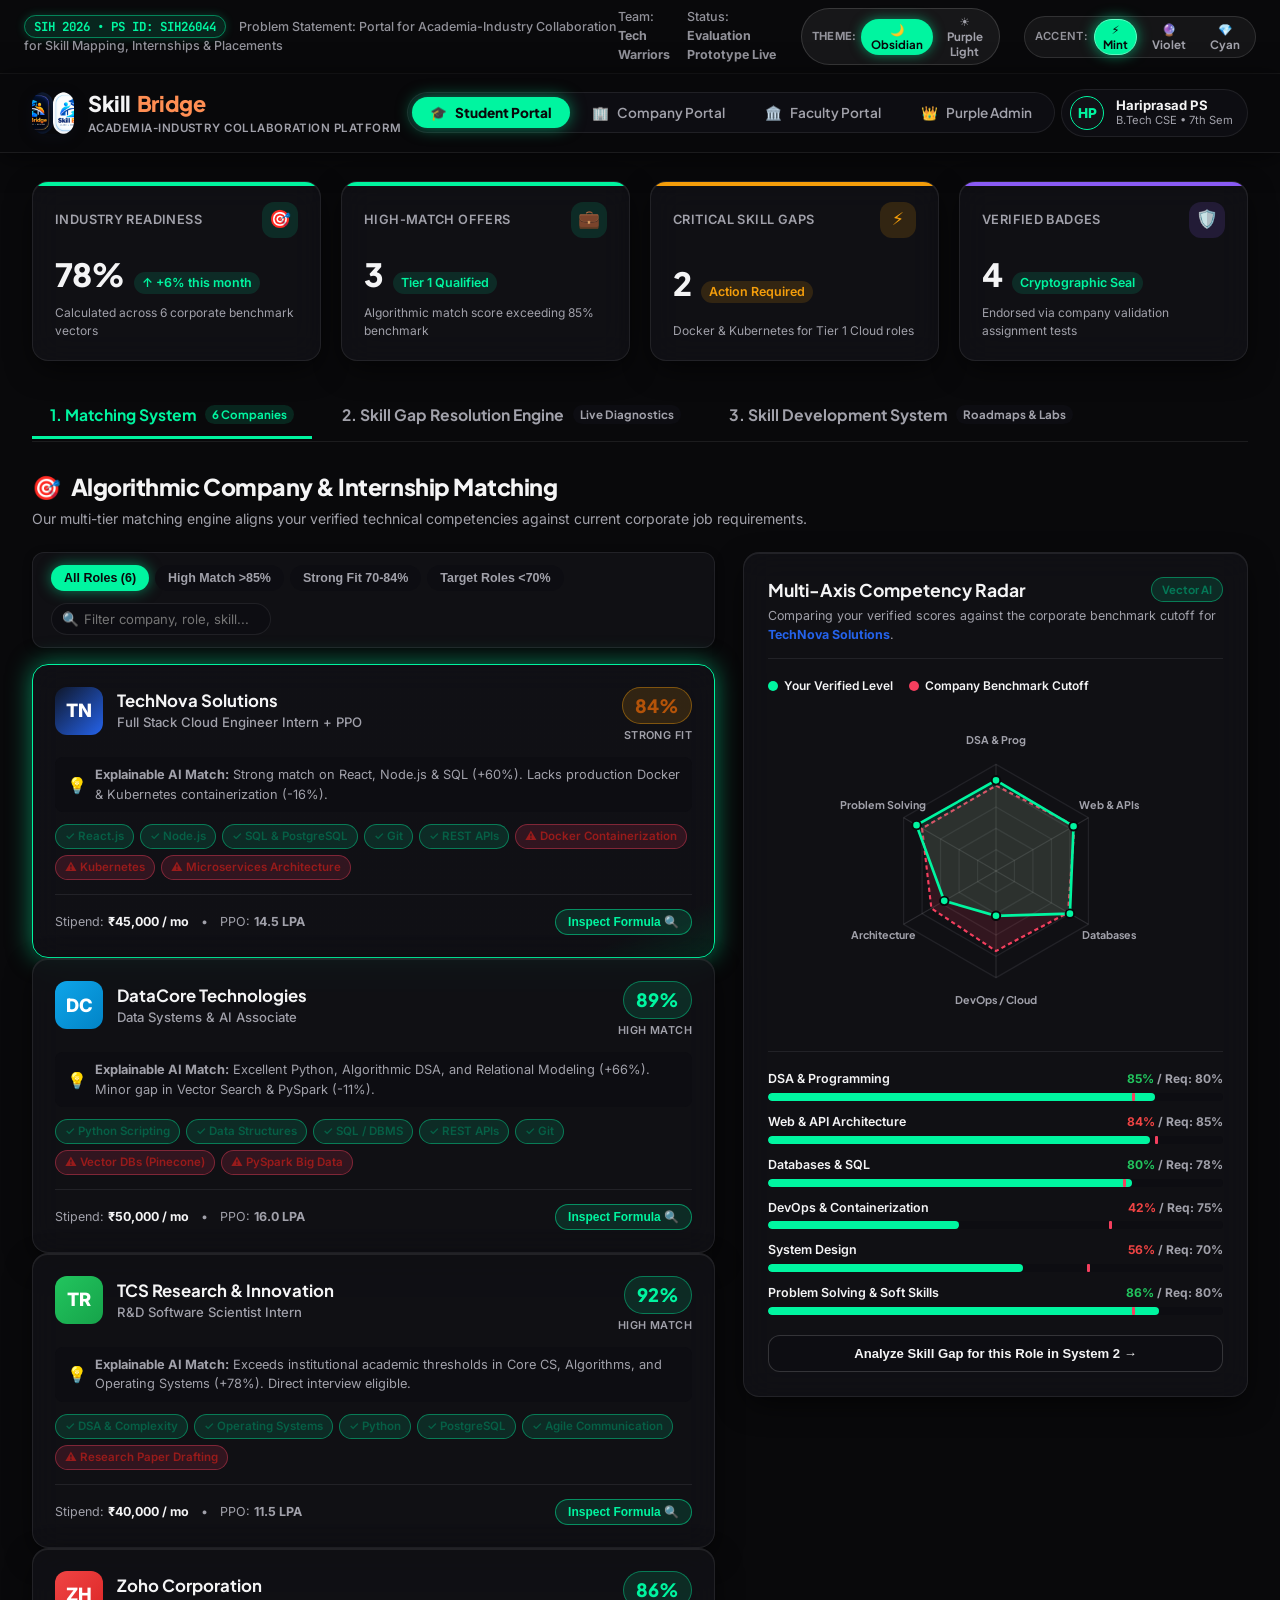
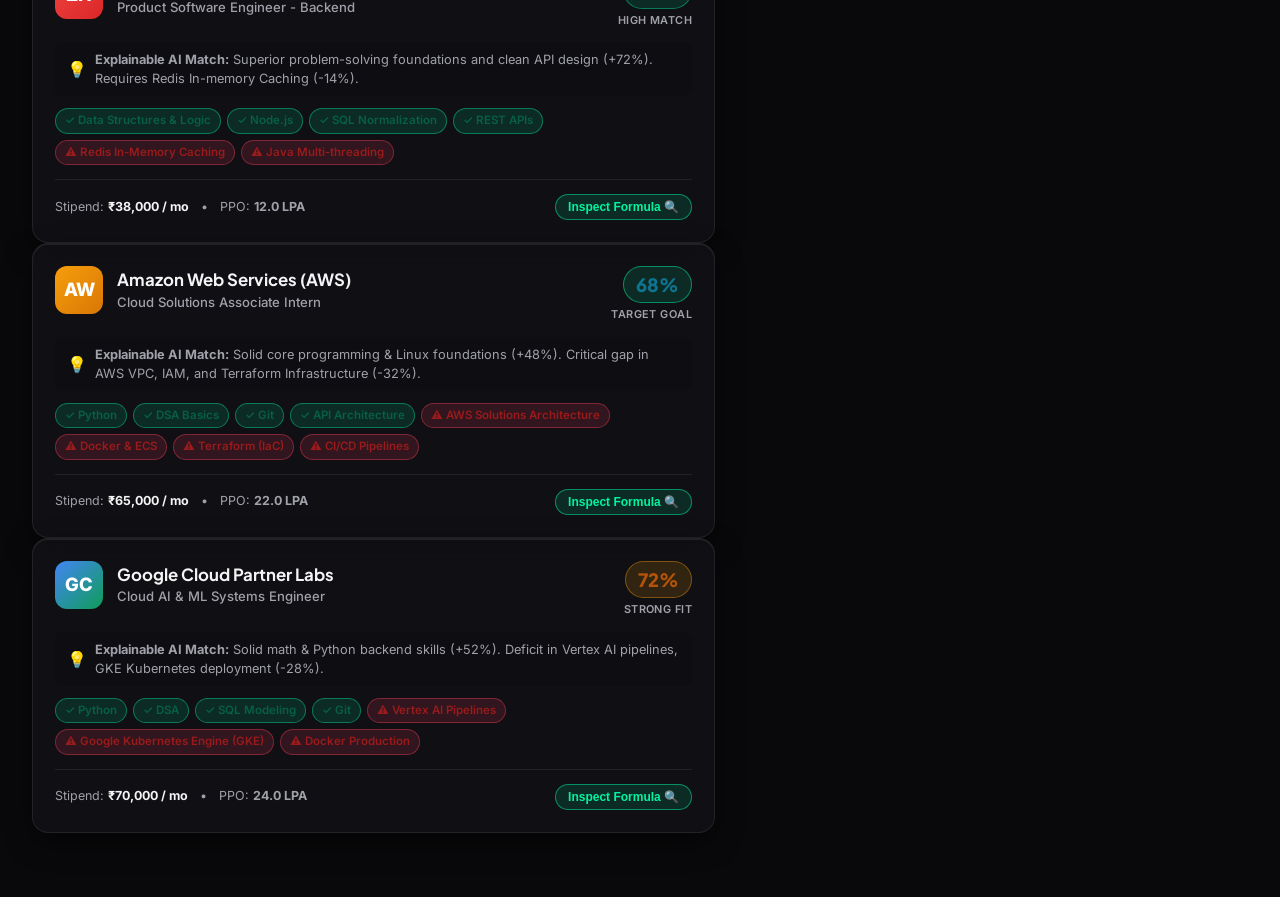
<file: index.html>
<!DOCTYPE html>
<html lang="en">
<head>
  <meta charset="UTF-8">
  <meta name="viewport" content="width=device-width, initial-scale=1.0">
  <title>SkillBridge — Academia-Industry Collaboration Platform | SIH 2026</title>
  <meta name="description" content="SkillBridge: Portal for Academia-Industry collaboration for Skill Mapping, Internships and Placements (SIH26044)">
  <link rel="icon" type="image/jpeg" href="logo-dark.jpg">
  <link rel="apple-touch-icon" href="logo-dark.jpg">
  <link rel="stylesheet" href="style.css">
</head>
<body>

  <!-- Top SIH 2026 Header Banner -->
  <header class="top-banner">
    <div>
      <span class="sih-badge">SIH 2026 • PS ID: SIH26044</span>
      <span style="margin-left: 10px; opacity: 0.9;">Problem Statement: Portal for Academia-Industry Collaboration for Skill Mapping, Internships & Placements</span>
    </div>
    <div class="banner-links">
      <span>Team: <strong>Tech Warriors</strong></span>
      <span>Status: <strong>Evaluation Prototype Live</strong></span>
      <!-- Optional Theme Mode Switcher -->
      <div class="theme-mode-wrap" title="Toggle Interface Mode (Obsidian Dark vs Purple Light)">
        <span class="theme-mode-label">Theme:</span>
        <button class="theme-pill active" data-theme-choice="dark" onclick="window.SkillBridge.switchTheme('dark')" title="Obsidian Dark Mode (#09090B)">🌙 Obsidian</button>
        <button class="theme-pill" data-theme-choice="purple-light" onclick="window.SkillBridge.switchTheme('purple-light')" title="Purple Light Mode (#F4F5F7 & Spacious White)">☀️ Purple Light</button>
      </div>
      <div class="accent-switcher-wrap" title="Toggle UI Neon Accent Mode">
        <span class="accent-switcher-label">Accent:</span>
        <button class="accent-pill active" data-accent-choice="mint" onclick="window.SkillBridge.switchAccent('mint')" title="Cyber Neon Mint (#00F5A0) Accent">⚡ Mint</button>
        <button class="accent-pill" data-accent-choice="violet" onclick="window.SkillBridge.switchAccent('violet')" title="Ultra Electric Violet (#8B5CF6) Accent">🔮 Violet</button>
        <button class="accent-pill" data-accent-choice="cyan" onclick="window.SkillBridge.switchAccent('cyan')" title="Hyper Cyan (#00E5FF) Accent">💎 Cyan</button>
      </div>
    </div>
  </header>

  <!-- Main Navigation Bar with Perspective Switcher -->
  <nav class="app-navbar">
    <div class="brand-wrapper">
      <div class="brand-logo-icon">
        <img src="logo-dark.jpg" alt="SkillBridge Logo" class="logo-dark-theme" width="42" height="42">
        <img src="logo-light.jpg" alt="SkillBridge Logo" class="logo-light-theme" width="42" height="42">
      </div>
      <div class="brand-text">
        <h1>Skill<span>Bridge</span></h1>
        <div class="brand-subtitle">Academia-Industry Collaboration Platform</div>
      </div>
    </div>

    <!-- Perspective / Role Switcher -->
    <div class="perspective-control">
      <button class="perspective-btn active" data-perspective="student" onclick="window.SkillBridge.switchPerspective('student')">
        <span>🎓</span> Student Portal
      </button>
      <button class="perspective-btn" data-perspective="company" onclick="window.SkillBridge.switchPerspective('company')">
        <span>🏢</span> Company Portal
      </button>
      <button class="perspective-btn" data-perspective="faculty" onclick="window.SkillBridge.switchPerspective('faculty')">
        <span>🏛️</span> Faculty Portal
      </button>
      <button class="perspective-btn" data-perspective="admin" onclick="window.SkillBridge.switchPerspective('admin')">
        <span>👑</span> Purple Admin
      </button>
    </div>

    <!-- Active User Profile Chip -->
    <div class="user-chip">
      <div class="avatar">HP</div>
      <div class="user-info">
        <div class="user-name">Hariprasad PS</div>
        <div class="user-tag">B.Tech CSE • 7th Sem</div>
      </div>
    </div>
  </nav>

  <!-- Main Container -->
  <main class="main-wrapper">

    <!-- ====================================================================
         1. STUDENT PORTAL PERSPECTIVE
         ==================================================================== -->
    <div id="portal-student" class="portal-panel active">

      <!-- Executive Overview Metric Cards -->
      <section class="hero-overview-grid">
        <div class="metric-card indigo">
          <div class="metric-header">
            <span class="metric-title">Industry Readiness</span>
            <div class="metric-icon-wrap">🎯</div>
          </div>
          <div class="metric-value-row">
            <span id="metric-readiness" class="metric-value">78%</span>
            <span class="metric-trend up">↑ +6% this month</span>
          </div>
          <div class="metric-hint">Calculated across 6 corporate benchmark vectors</div>
        </div>

        <div class="metric-card emerald">
          <div class="metric-header">
            <span class="metric-title">High-Match Offers</span>
            <div class="metric-icon-wrap">💼</div>
          </div>
          <div class="metric-value-row">
            <span id="metric-high-matches" class="metric-value">4</span>
            <span class="metric-trend up">Tier 1 Qualified</span>
          </div>
          <div class="metric-hint">Algorithmic match score exceeding 85% benchmark</div>
        </div>

        <div class="metric-card amber">
          <div class="metric-header">
            <span class="metric-title">Critical Skill Gaps</span>
            <div class="metric-icon-wrap">⚡</div>
          </div>
          <div class="metric-value-row">
            <span id="metric-critical-gaps" class="metric-value">2</span>
            <span class="metric-trend alert">Action Required</span>
          </div>
          <div class="metric-hint">Docker & Kubernetes for Tier 1 Cloud roles</div>
        </div>

        <div class="metric-card purple">
          <div class="metric-header">
            <span class="metric-title">Verified Badges</span>
            <div class="metric-icon-wrap">🛡️</div>
          </div>
          <div class="metric-value-row">
            <span id="metric-badges" class="metric-value">4</span>
            <span class="metric-trend up">Cryptographic Seal</span>
          </div>
          <div class="metric-hint">Endorsed via company validation assignment tests</div>
        </div>
      </section>

      <!-- Student Systems Tabs Navigation -->
      <nav class="system-tabs-nav">
        <button class="system-tab-btn active" data-tab="matching" onclick="window.SkillBridge.switchSystemTab('matching')">
          <span>1. Matching System</span>
          <span class="badge-count">6 Companies</span>
        </button>
        <button class="system-tab-btn" data-tab="gap-fixing" onclick="window.SkillBridge.switchSystemTab('gap-fixing')">
          <span>2. Skill Gap Resolution Engine</span>
          <span class="badge-count">Live Diagnostics</span>
        </button>
        <button class="system-tab-btn" data-tab="development" onclick="window.SkillBridge.switchSystemTab('development')">
          <span>3. Skill Development System</span>
          <span class="badge-count">Roadmaps & Labs</span>
        </button>
      </nav>

      <!-- SYSTEM 1: MATCHING SYSTEM -->
      <section id="sec-matching" class="system-section active">
        <div class="section-header-row">
          <div>
            <h2><span>🎯</span> Algorithmic Company & Internship Matching</h2>
            <p>Our multi-tier matching engine aligns your verified technical competencies against current corporate job requirements.</p>
          </div>
        </div>

        <div class="matching-layout-grid">
          <div class="company-list-wrapper">
            <div class="filter-bar">
              <div class="pill-filter-group">
                <button class="pill-filter-btn active" data-tier="all" onclick="window.SkillBridge.setFilterTier('all')">All Roles (6)</button>
                <button class="pill-filter-btn" data-tier="high" onclick="window.SkillBridge.setFilterTier('high')">High Match &gt;85%</button>
                <button class="pill-filter-btn" data-tier="moderate" onclick="window.SkillBridge.setFilterTier('moderate')">Strong Fit 70-84%</button>
                <button class="pill-filter-btn" data-tier="target" onclick="window.SkillBridge.setFilterTier('target')">Target Roles &lt;70%</button>
              </div>

              <div class="search-input-wrap">
                <span class="search-icon">🔍</span>
                <input id="search-company-input" type="text" class="search-input" placeholder="Filter company, role, skill...">
              </div>
            </div>

            <div id="company-list-container"></div>
          </div>

          <!-- Right Column: Sticky Graphical SVG Radar Analysis -->
          <aside class="graphical-analysis-card">
            <div class="radar-header">
              <h3>
                <span>Multi-Axis Competency Radar</span>
                <span class="severity-badge verified" style="font-size: 0.7rem;">Vector AI</span>
              </h3>
              <p>Comparing your verified scores against the corporate benchmark cutoff for <strong id="radar-target-company" style="color: #2563eb;">TechNova Solutions</strong>.</p>
            </div>

            <div class="radar-legend">
              <div class="legend-item">
                <div class="legend-dot student"></div>
                <span>Your Verified Level</span>
              </div>
              <div class="legend-item">
                <div class="legend-dot company"></div>
                <span>Company Benchmark Cutoff</span>
              </div>
            </div>

            <div id="radar-svg-container" class="radar-svg-container"></div>
            <div id="category-bars-list" class="category-bars-list"></div>

            <div class="radar-card-footer">
              <button class="btn-secondary-full" onclick="window.SkillBridge.switchSystemTab('gap-fixing')">
                Analyze Skill Gap for this Role in System 2 →
              </button>
            </div>
          </aside>
        </div>
      </section>

      <!-- SYSTEM 2: SKILL GAP RESOLUTION ENGINE -->
      <section id="sec-gap-fixing" class="system-section">
        <div class="section-header-row">
          <div>
            <h2><span>⚡</span> Empirical Skill Gap Resolution Engine</h2>
            <p>Direct mathematical comparison between your verified profile and target company benchmarks. Distinguishes Core blockers from Elective polish, calculates exact deficits (Δ), and dispatches automated feedback to the college curriculum board.</p>
          </div>
        </div>

        <div class="gap-analysis-card">
          <div class="gap-target-selector-row">
            <div class="selector-label-group">
              <label for="gap-company-selector">Select Target Company Benchmark</label>
              <select id="gap-company-selector" class="role-select-dropdown"></select>
            </div>

            <div class="gap-quick-stats">
              <div class="gap-stat-pill critical">
                <span id="stat-critical-count" class="stat-pill-num">2</span>
                <div class="stat-pill-text">Critical<br>Gaps</div>
              </div>
              <div class="gap-stat-pill recommended">
                <span id="stat-rec-count" class="stat-pill-num">1</span>
                <div class="stat-pill-text">Recommended<br>Gaps</div>
              </div>
              <div class="gap-stat-pill mastered">
                <span id="stat-mastered-count" class="stat-pill-num">3</span>
                <div class="stat-pill-text">Mastered<br>Competencies</div>
              </div>
            </div>
          </div>

          <div class="gap-table-wrapper">
            <table class="gap-table">
              <thead>
                <tr>
                  <th>Competency Area</th>
                  <th>Weight &amp; Type</th>
                  <th>Company Cutoff</th>
                  <th>Your Level</th>
                  <th>Evidence Trust Tier</th>
                  <th>Deficit (Δ)</th>
                  <th>Severity Diagnostic</th>
                  <th style="text-align: right;">Bridging Action</th>
                </tr>
              </thead>
              <tbody id="gap-table-body"></tbody>
            </table>
          </div>

          <!-- Direct Academia-Industry Syllabus Feedback Loop Box -->
          <div class="syllabus-feedback-box">
            <div class="feedback-text">
              <h4><span>📢</span> Direct Academia-Industry Curriculum Feedback Loop</h4>
              <p>Missing production skills like <strong>Docker Multi-stage Builds & Kubernetes Orchestration</strong>? Dispatch an official aggregate curriculum alert to the <strong>CSE Board of Studies (BOS)</strong> and <strong>T&amp;P Cell</strong> to queue hands-on campus virtual labs and update the elective course syllabus.</p>
            </div>
            <button class="btn-notify-academia" onclick="window.SkillBridge.notifyAcademia()">
              <span>🔔</span> Alert College Curriculum Committee
            </button>
          </div>
        </div>
      </section>

      <!-- SYSTEM 3: SKILL DEVELOPMENT SYSTEM -->
      <section id="sec-development" class="system-section">
        <div class="section-header-row">
          <div>
            <h2><span>🚀</span> Skill Development System: Curated Pathways & Verification</h2>
            <p>Access company-uploaded roadmaps, interactive virtual sandboxes, company-endorsed validation quizzes with verifiable certificates, and 1:1 industry mentorship.</p>
          </div>
        </div>

        <div class="dev-subtabs-nav">
          <button class="dev-subtab-btn active" data-subtab="roadmaps" onclick="window.SkillBridge.switchDevSubtab('roadmaps')">
            <span>🗺️</span> Company-Uploaded Roadmaps
          </button>
          <button class="dev-subtab-btn" data-subtab="labs" onclick="window.SkillBridge.switchDevSubtab('labs')">
            <span>💻</span> Workshops & Virtual Labs
          </button>
          <button class="dev-subtab-btn" data-subtab="tests" onclick="window.SkillBridge.switchDevSubtab('tests')">
            <span>📝</span> Skill Assignment Tests & Certificates
          </button>
          <button class="dev-subtab-btn" data-subtab="mentors" onclick="window.SkillBridge.switchDevSubtab('mentors')">
            <span>👥</span> 1:1 Industry Mentorship
          </button>
        </div>

        <div id="dev-subpanel-roadmaps" class="dev-subpanel active">
          <div id="roadmaps-container"></div>
        </div>

        <div id="dev-subpanel-labs" class="dev-subpanel">
          <div id="labs-container" class="labs-grid"></div>
        </div>

        <div id="dev-subpanel-tests" class="dev-subpanel">
          <div class="tests-layout-grid">
            <div class="test-listing-card">
              <h3 style="font-family: var(--font-heading); font-size: 1.1rem; margin-bottom: 6px;">Company-Endorsed Assignment Tests</h3>
              <p style="font-size: 0.78rem; color: #64748b; margin-bottom: 18px;">Passing these tests automatically boosts your readiness score, bridges your critical gaps, and issues an industry-recognized certificate.</p>

              <div class="test-item-row">
                <div class="test-info">
                  <h4>TechNova Docker & Microservices Quiz</h4>
                  <p>3 Questions • 10 Mins • Closes Critical Gap for Full Stack Role</p>
                </div>
                <button class="btn-action-sm" onclick="window.SkillBridge.launchQuizTest('docker')">Take Test ↗</button>
              </div>

              <div class="test-item-row">
                <div class="test-info">
                  <h4>AWS Cloud Solutions Architecture Quiz</h4>
                  <p>5 Questions • 15 Mins • Endorsed by AWS Partner Network</p>
                </div>
                <button class="btn-action-sm" onclick="window.SkillBridge.showToast('AWS Quiz locked until Docker & Systems foundations are cleared.', 'info')">Locked 🔒</button>
              </div>

              <div class="test-item-row">
                <div class="test-info">
                  <h4>PostgreSQL Advanced Indexing & Query Tuning</h4>
                  <p>Completed on 14 Aug 2026 • Score: 100%</p>
                </div>
                <button class="btn-action-sm" style="background: #22c55e;" onclick="window.SkillBridge.openCertificateModal('Relational DBMS & SQL Optimization')">View Certificate ✓</button>
              </div>
            </div>

            <div class="certificate-preview-card">
              <div class="cert-header">
                <span class="cert-stamp">Verified Skill Certification</span>
                <h3>Certificate of Competency</h3>
                <p style="font-size: 0.75rem; color: #64748b;">Issued via SkillBridge Academia-Industry Protocol</p>
              </div>
              <div class="cert-body">
                <p class="cert-desc">This is to certify that</p>
                <div class="cert-recipient">Hariprasad PS</div>
                <p class="cert-desc">has successfully cleared the company-endorsed technical assessment for</p>
                <h4 style="font-size: 1.05rem; font-weight: 800; color: #0f172a; margin: 8px 0;">React.js & Full Stack REST Architecture</h4>
                <p class="cert-desc">Demonstrating verified proficiency exceeding the benchmark threshold of 85%.</p>
              </div>
              <div class="cert-footer">
                <div>
                  <div class="cert-hash">HASH: 0x9F82A478B0C1E5</div>
                  <div style="font-size: 0.7rem; color: #64748b; margin-top: 4px;">Endorsed by: <strong>TechNova Engineering</strong></div>
                </div>
                <div class="cert-seal">★</div>
              </div>
            </div>
          </div>
        </div>

        <div id="dev-subpanel-mentors" class="dev-subpanel">
          <div id="mentors-container" class="mentors-grid"></div>
        </div>
      </section>
    </div>

    <!-- ====================================================================
         2. COMPANY PORTAL PERSPECTIVE (Recruiter View)
         ==================================================================== -->
    <div id="portal-company" class="portal-panel">
      <div class="company-view-container">
        <div class="recruiter-header-row">
          <div>
            <h2 style="font-family: var(--font-heading); font-size: 1.35rem; font-weight: 800; color: #0f172a;">
              <span>🏢</span> Recruiter Candidate Matching Engine: <span id="recruiter-company-name" style="color: #2563eb;">TechNova Solutions</span>
            </h2>
            <p style="font-size: 0.82rem; color: #64748b; margin-top: 4px;">
              View students algorithmically matched to your job criteria at different competency tiers with explainable factors.
            </p>
          </div>

          <div style="display: flex; align-items: center; gap: 10px;">
            <label style="font-size: 0.78rem; font-weight: 700; color: #64748b;">Employer Account:</label>
            <select id="recruiter-company-selector" class="role-select-dropdown">
              <option value="technova">TechNova Solutions</option>
              <option value="datacore">DataCore Technologies</option>
              <option value="zoho">Zoho Corporation</option>
              <option value="aws">Amazon Web Services</option>
            </select>
          </div>
        </div>

        <div class="candidates-table-wrapper">
          <table class="candidates-table">
            <thead>
              <tr>
                <th>Candidate Profile</th>
                <th>Match Tier &amp; Score</th>
                <th>Verified Competencies &amp; Gaps</th>
                <th>Skill Certifications</th>
                <th>Recruitment Status</th>
                <th style="text-align: right;">Action</th>
              </tr>
            </thead>
            <tbody id="recruiter-candidates-tbody"></tbody>
          </table>
        </div>
      </div>
    </div>

    <!-- ====================================================================
         3. COMPREHENSIVE FACULTY & ACADEMIA PORTAL
         ==================================================================== -->
    <div id="portal-faculty" class="portal-panel">
      <div class="section-header-row">
        <div>
          <h2><span>🏛️</span> Academia Command Center: Student Progress, Market Intelligence & Industry Collaboration</h2>
          <p>Real-time cohort skill analytics, market demand trends, direct syllabus update proposals to the Dean, faculty sabbaticals, and corporate FDPs.</p>
        </div>
      </div>

      <!-- Faculty Sub-navigation Tabs -->
      <nav class="faculty-subtabs-nav">
        <button class="faculty-subtab-btn active" data-facultytab="students" onclick="window.SkillBridge.switchFacultySubtab('students')">
          <span>👨‍🎓</span> Student Progress &amp; Profiles
        </button>
        <button class="faculty-subtab-btn" data-facultytab="market-tech" onclick="window.SkillBridge.switchFacultySubtab('market-tech')">
          <span>📈</span> Emerging Market Technologies
        </button>
        <button class="faculty-subtab-btn" data-facultytab="curriculum-gap" onclick="window.SkillBridge.switchFacultySubtab('curriculum-gap')">
          <span>📊</span> Curriculum Gap &amp; Dean Dispatch
        </button>
        <button class="faculty-subtab-btn" data-facultytab="collaboration" onclick="window.SkillBridge.switchFacultySubtab('collaboration')">
          <span>🤝</span> Industry Collaboration &amp; Grants
        </button>
        <button class="faculty-subtab-btn" data-facultytab="fdps" onclick="window.SkillBridge.switchFacultySubtab('fdps')">
          <span>🎓</span> Corporate FDPs &amp; Training
        </button>
      </nav>

      <!-- 3A: Student Progress & Profiles -->
      <div id="faculty-subpanel-students" class="faculty-subpanel active">
        <div class="dean-proposal-card">
          <div class="filter-bar" style="margin-bottom: 20px;">
            <div class="pill-filter-group">
              <button class="pill-filter-btn faculty-filter-btn active" data-filter="all" onclick="window.SkillBridge.setFacultyStudentFilter('all')">All Cohort (428)</button>
              <button class="pill-filter-btn faculty-filter-btn" data-filter="ready" onclick="window.SkillBridge.setFacultyStudentFilter('ready')">Placement Ready &gt;85%</button>
              <button class="pill-filter-btn faculty-filter-btn" data-filter="bridging" onclick="window.SkillBridge.setFacultyStudentFilter('bridging')">Active Bridging (70-84%)</button>
              <button class="pill-filter-btn faculty-filter-btn" data-filter="support" onclick="window.SkillBridge.setFacultyStudentFilter('support')">Needs Support &lt;70%</button>
            </div>

            <div class="search-input-wrap" style="width: 260px;">
              <span class="search-icon">🔍</span>
              <input id="faculty-search-students" type="text" class="search-input" placeholder="Search student, roll, or building skill...">
            </div>
          </div>

          <div class="candidates-table-wrapper">
            <table class="candidates-table">
              <thead>
                <tr>
                  <th>Student Profile</th>
                  <th>CGPA</th>
                  <th>Readiness &amp; Trend</th>
                  <th>Skills Building in Real-Time</th>
                  <th>Verified Badges</th>
                  <th>Placement Status</th>
                  <th style="text-align: right;">Action</th>
                </tr>
              </thead>
              <tbody id="faculty-students-tbody"></tbody>
            </table>
          </div>
        </div>
      </div>

      <!-- 3B: Emerging Market Technologies -->
      <div id="faculty-subpanel-market-tech" class="faculty-subpanel">
        <div style="background: #ffffff; border: 1px solid var(--border-light); border-radius: var(--radius-lg); padding: 22px; margin-bottom: 20px;">
          <h3 style="font-family: var(--font-heading); font-size: 1.15rem; font-weight: 700; color: #0f172a; margin-bottom: 4px;">
            Corporate Hiring Demand Intelligence vs Current College Syllabus
          </h3>
          <p style="font-size: 0.8rem; color: #64748b;">
            Aggregated from 48 active hiring partners. Technologies tagged as "Missing" or "Outdated" trigger risk alerts for student placement conversions.
          </p>
        </div>

        <div id="market-tech-container" class="market-tech-grid"></div>
      </div>

      <!-- 3C: Curriculum Gap Analytics & Dean Proposal Dispatch -->
      <div id="faculty-subpanel-curriculum-gap" class="faculty-subpanel">
        <div class="dean-proposal-card">
          <div class="proposal-header-box">
            <div>
              <h3 style="font-family: var(--font-heading); font-size: 1.15rem; font-weight: 700; color: #0f172a;">
                Curriculum Revision Proposals to Dean of Academics
              </h3>
              <p style="font-size: 0.8rem; color: #64748b; margin-top: 4px;">
                Empirical proposals to update the university syllabus based on live company recruitment skill gaps.
              </p>
            </div>
            <button class="btn-action-sm" style="padding: 10px 18px; font-size: 0.82rem;" onclick="window.SkillBridge.openSyllabusProposalModal('Docker Containerization & Kubernetes', 'CSE-402: Cloud Deployment Lab')">
              + Draft New Proposal to Dean
            </button>
          </div>

          <div class="candidates-table-wrapper">
            <table class="candidates-table">
              <thead>
                <tr>
                  <th>Tracking ID &amp; Date</th>
                  <th>Proposal Subject &amp; Author</th>
                  <th>Cohort Deficit Evidence</th>
                  <th>Dean &amp; BOS Status</th>
                </tr>
              </thead>
              <tbody id="proposals-table-tbody"></tbody>
            </table>
          </div>
        </div>
      </div>

      <!-- 3D: Industry Collaboration & Grants -->
      <div id="faculty-subpanel-collaboration" class="faculty-subpanel">
        <!-- Faculty Sabbaticals -->
        <div style="margin-bottom: 28px;">
          <h3 style="font-family: var(--font-heading); font-size: 1.15rem; font-weight: 700; color: #0f172a; margin-bottom: 6px;">
            🏢 Corporate Faculty Internships &amp; Sabbaticals
          </h3>
          <p style="font-size: 0.8rem; color: #64748b; margin-bottom: 16px;">
            4 to 8-week corporate immersion programs with partner engineering teams to bring production architecture back to college classrooms.
          </p>
          <div id="collab-sabbaticals-container" class="collab-grid"></div>
        </div>

        <!-- Technical Consultancy Problems -->
        <div style="margin-bottom: 28px;">
          <h3 style="font-family: var(--font-heading); font-size: 1.15rem; font-weight: 700; color: #0f172a; margin-bottom: 6px;">
            💡 Industrial Technical Problem Consulting Challenges
          </h3>
          <p style="font-size: 0.8rem; color: #64748b; margin-bottom: 16px;">
            Real-world challenges posted by enterprise recruiters looking for academic faculty domain expertise and sponsored consulting grants.
          </p>
          <div id="collab-challenges-container" class="collab-grid"></div>
        </div>

        <!-- Joint R&D Research -->
        <div>
          <h3 style="font-family: var(--font-heading); font-size: 1.15rem; font-weight: 700; color: #0f172a; margin-bottom: 6px;">
            🔬 Joint Academia-Industry Sponsored R&amp;D Projects
          </h3>
          <p style="font-size: 0.8rem; color: #64748b; margin-bottom: 16px;">
            Multi-quarter sponsored research grants co-developed with corporate laboratories for patents and IEEE publications.
          </p>
          <div id="collab-rnd-container" style="display: grid; grid-template-columns: 1fr 1fr; gap: 20px;"></div>
        </div>
      </div>

      <!-- 3E: Corporate FDPs & Training -->
      <div id="faculty-subpanel-fdps" class="faculty-subpanel">
        <div style="background: #ffffff; border: 1px solid var(--border-light); border-radius: var(--radius-lg); padding: 22px; margin-bottom: 20px;">
          <h3 style="font-family: var(--font-heading); font-size: 1.15rem; font-weight: 700; color: #0f172a; margin-bottom: 4px;">
            Company-Provided Faculty Development Programs (FDP) &amp; Educator Certifications
          </h3>
          <p style="font-size: 0.8rem; color: #64748b;">
            Fully sponsored technological workshops and cloud certifications provided directly by partner companies for university faculty.
          </p>
        </div>

        <div id="fdps-container" class="fdp-grid"></div>
      </div>
    </div>

    <!-- ====================================================================
         4. "PURPLE" ADMIN DASHBOARD PERSPECTIVE (Light Mode SaaS Mockup)
         ==================================================================== -->
    <div id="portal-admin" class="portal-panel">
      <!-- Section Header -->
      <div class="section-header-row" style="margin-bottom: 20px;">
        <div>
          <h2>
            <span>👑</span> "Purple" Executive Admin Dashboard
            <span style="font-size: 0.74rem; font-weight: 700; background: rgba(160, 90, 255, 0.14); color: #a05aff; border: 1px solid rgba(160, 90, 255, 0.35); padding: 3px 10px; border-radius: 9999px; margin-left: 8px;">
              Dribbble Tech SaaS Corporate Layout
            </span>
          </h2>
          <p>
            Crisp light grey canvas (#F4F5F7), clean white navigation sidebar, 3 pastel gradient metric cards, detailed bar charts, and colorful domain donut chart.
          </p>
        </div>
        <div style="display: flex; align-items: center; gap: 10px;">
          <button class="btn-action-sm" onclick="window.SkillBridge.switchTheme('purple-light')" style="background: #a05aff; color: #ffffff;">
            ☀️ Switch to "Purple" Light Mode
          </button>
          <a href="purple-admin.html" target="_blank" class="btn-card-action" style="background: #ffffff; color: #111827; border: 1px solid #d1d5db; text-decoration: none; display: inline-flex; align-items: center; gap: 6px; padding: 6px 14px; font-weight: 700;">
            ↗ Open Standalone Mockup
          </a>
        </div>
      </div>

      <!-- Admin Layout Container: Left White Sidebar + Spacious Analytical Cards -->
      <div class="purple-admin-container">
        <!-- Left-Hand Clean White Sidebar -->
        <aside class="purple-admin-sidebar">
          <div class="purple-brand-badge">
            <div style="width: 38px; height: 38px; border-radius: 10px; overflow: hidden; box-shadow: 0 4px 12px rgba(15, 23, 42, 0.08); flex-shrink: 0;">
              <img src="logo-light.jpg" alt="SkillBridge Logo" style="width: 100%; height: 100%; object-fit: contain; display: block;">
            </div>
            <div>
              <div class="purple-brand-title" style="color: #0f172a;">Skill<span style="color: #ff6b35;">Bridge</span></div>
              <div class="purple-brand-sub">Purple Admin Suite</div>
            </div>
          </div>

          <div class="purple-nav-section-title">Core Management</div>
          <a href="#" class="purple-nav-link active" onclick="return false;">
            <div class="purple-nav-item-left">
              <span>📊</span>
              <span>Overview</span>
            </div>
            <span class="purple-pill-badge">Live</span>
          </a>
          <a href="#" class="purple-nav-link" onclick="return false;">
            <div class="purple-nav-item-left">
              <span>💼</span>
              <span>Placements</span>
            </div>
            <span style="font-size: 0.72rem; color: #64748b; font-weight: 700;">1.2k</span>
          </a>
          <a href="#" class="purple-nav-link" onclick="return false;">
            <div class="purple-nav-item-left">
              <span>🎯</span>
              <span>Skill Audits</span>
            </div>
          </a>
          <a href="#" class="purple-nav-link" onclick="return false;">
            <div class="purple-nav-item-left">
              <span>🏛️</span>
              <span>Curriculum BoS</span>
            </div>
            <span class="purple-pill-badge" style="background: rgba(160, 90, 255, 0.15); color: #7928ca;">3 Rev</span>
          </a>

          <div class="purple-nav-section-title">Corporate Network</div>
          <a href="#" class="purple-nav-link" onclick="return false;">
            <div class="purple-nav-item-left">
              <span>🏢</span>
              <span>Recruiter MOUs</span>
            </div>
            <span style="font-size: 0.72rem; color: #64748b; font-weight: 700;">28</span>
          </a>
          <a href="#" class="purple-nav-link" onclick="return false;">
            <div class="purple-nav-item-left">
              <span>👥</span>
              <span>Batch Telemetry</span>
            </div>
          </a>
          <a href="#" class="purple-nav-link" onclick="return false;">
            <div class="purple-nav-item-left">
              <span>⚙️</span>
              <span>System Settings</span>
            </div>
          </a>

          <div style="margin-top: 24px; padding: 14px; background: #f8fafc; border: 1px solid #eef2f6; border-radius: 10px;">
            <div style="font-size: 0.75rem; font-weight: 700; color: #111827; margin-bottom: 4px;">Engine Status</div>
            <div style="font-size: 0.7rem; color: #10b981; font-weight: 600; display: flex; align-items: center; gap: 6px;">
              <span style="width: 7px; height: 7px; background: #10b981; border-radius: 50%; display: inline-block;"></span>
              All 6 AI Vectors Synced
            </div>
          </div>
        </aside>

        <!-- Right Main Content Area -->
        <div class="purple-admin-content">
          <!-- 1. Three Vibrant Metric Blocks at Top with Smooth Pastel Gradients -->
          <section class="purple-metrics-triad">
            <!-- Metric 1: Orange-to-Pink Gradient -->
            <div class="purple-metric-block orange-pink">
              <div>
                <div class="purple-metric-header">
                  <span class="purple-metric-label">Offers Generated</span>
                  <div class="purple-metric-icon">💼</div>
                </div>
                <div class="purple-metric-value-row">
                  <span class="purple-metric-value">1,284</span>
                  <span class="purple-metric-badge">↑ +18.4%</span>
                </div>
              </div>
              <div class="purple-metric-desc">Tier-1 corporate offers across Google, Amazon, Microsoft &amp; Cisco.</div>
            </div>

            <!-- Metric 2: Deep Blue-to-Light Blue Gradient -->
            <div class="purple-metric-block blue-gradient">
              <div>
                <div class="purple-metric-header">
                  <span class="purple-metric-label">Industry Skill Alignment</span>
                  <div class="purple-metric-icon">🎯</div>
                </div>
                <div class="purple-metric-value-row">
                  <span class="purple-metric-value">94.2%</span>
                  <span class="purple-metric-badge">↑ +6.2%</span>
                </div>
              </div>
              <div class="purple-metric-desc">Autonomous syllabus alignment against verified industry hiring requirements.</div>
            </div>

            <!-- Metric 3: Emerald-to-Mint Green Gradient -->
            <div class="purple-metric-block emerald-mint">
              <div>
                <div class="purple-metric-header">
                  <span class="purple-metric-label">Curriculum-Market Readiness</span>
                  <div class="purple-metric-icon">⚡</div>
                </div>
                <div class="purple-metric-value-row">
                  <span class="purple-metric-value">88.7%</span>
                  <span class="purple-metric-badge">Benchmark Met</span>
                </div>
              </div>
              <div class="purple-metric-desc">7th Semester CSE &amp; IT cohorts exceeding core tech stack thresholds.</div>
            </div>
          </section>

          <!-- 2. Detailed Bar Charts & Colorful Donut Chart -->
          <section class="purple-charts-grid">
            <!-- Left: Detailed Multi-Bar Chart -->
            <div class="purple-card">
              <div class="purple-card-header">
                <div>
                  <div class="purple-card-title">
                    <span>📊</span> Monthly Placement Velocity &amp; Target
                  </div>
                  <div class="purple-card-subtitle">
                    Tracking actual candidate attainment versus corporate target benchmarks
                  </div>
                </div>
                <div class="purple-chart-legend">
                  <div class="purple-legend-item">
                    <span class="purple-legend-dot purple"></span>
                    <span>Actual Attainment (#A05AFF)</span>
                  </div>
                  <div class="purple-legend-item">
                    <span class="purple-legend-dot teal"></span>
                    <span>Target Benchmark (#1BCFB4)</span>
                  </div>
                </div>
              </div>

              <!-- Bar Chart Display -->
              <div class="purple-bar-chart-wrap">
                <div id="purple-bar-chart-container" class="purple-bar-chart-bars">
                  <!-- Rendered dynamically by script.js -->
                </div>
              </div>
            </div>

            <!-- Right: Colorful Donut Chart -->
            <div class="purple-card">
              <div class="purple-card-header">
                <div>
                  <div class="purple-card-title">
                    <span>🍩</span> Domain Mastery Allocation
                  </div>
                  <div class="purple-card-subtitle">
                    Distribution of competencies across critical tech stacks
                  </div>
                </div>
              </div>

              <!-- Donut Chart Display -->
              <div class="purple-donut-wrap">
                <div id="purple-donut-svg-box" class="purple-donut-svg-box">
                  <!-- Rendered dynamically by script.js -->
                </div>
                <div class="purple-donut-center-stat">
                  <div class="purple-donut-center-num">94%</div>
                  <div class="purple-donut-center-label">Avg Readiness</div>
                </div>

                <!-- Donut Legend Grid -->
                <div class="purple-donut-stats-list">
                  <div class="purple-donut-stat-item">
                    <div class="purple-stat-left">
                      <span class="purple-legend-dot purple"></span>
                      <span class="purple-stat-title">Full Stack Arch</span>
                    </div>
                    <span class="purple-stat-pct">42%</span>
                  </div>
                  <div class="purple-donut-stat-item">
                    <div class="purple-stat-left">
                      <span class="purple-legend-dot teal"></span>
                      <span class="purple-stat-title">Cloud &amp; DevOps</span>
                    </div>
                    <span class="purple-stat-pct">28%</span>
                  </div>
                  <div class="purple-donut-stat-item">
                    <div class="purple-stat-left">
                      <span class="purple-legend-dot coral"></span>
                      <span class="purple-stat-title">AI &amp; Data ML</span>
                    </div>
                    <span class="purple-stat-pct">18%</span>
                  </div>
                  <div class="purple-donut-stat-item">
                    <div class="purple-stat-left">
                      <span class="purple-legend-dot blue"></span>
                      <span class="purple-stat-title">Systems &amp; Cyber</span>
                    </div>
                    <span class="purple-stat-pct">12%</span>
                  </div>
                </div>
              </div>
            </div>
          </section>

          <!-- 3. Recent Corporate Skill Alignment & Audit Table -->
          <section class="purple-card">
            <div class="purple-card-header">
              <div>
                <div class="purple-card-title">
                  <span>📑</span> Verified Candidate Cohorts &amp; Corporate Alignment Telemetry
                </div>
                <div class="purple-card-subtitle">
                  Real-time telemetry showing verified students aligned with company role criteria
                </div>
              </div>
              <span class="purple-pill-badge" style="background: rgba(160, 90, 255, 0.1); color: #a05aff; font-size: 0.74rem; padding: 4px 12px;">
                Auto-Synchronized
              </span>
            </div>

            <div style="overflow-x: auto;">
              <table class="purple-table">
                <thead>
                  <tr>
                    <th>Candidate</th>
                    <th>College Branch</th>
                    <th>Target Enterprise</th>
                    <th>Verified Index</th>
                    <th>Specialization</th>
                    <th>Status</th>
                    <th>Action</th>
                  </tr>
                </thead>
                <tbody>
                  <tr>
                    <td>
                      <div style="font-weight: 700; color: #111827;">Hariprasad PS</div>
                      <div style="font-size: 0.72rem; color: #64748b;">USN: 1ST22CS084</div>
                    </td>
                    <td>B.Tech CSE (Sem 7)</td>
                    <td><strong>Amazon Web Services</strong></td>
                    <td>
                      <span style="font-family: var(--font-heading); font-weight: 800; color: #0d9488;">92.4%</span>
                    </td>
                    <td>Cloud &amp; Distributed Systems</td>
                    <td>
                      <span class="purple-badge-soft teal">✓ Tier 1 Qualified</span>
                    </td>
                    <td>
                      <button class="btn-action-sm" onclick="window.SkillBridge.switchPerspective('student')" style="padding: 4px 12px; font-size: 0.72rem; background: #a05aff; color: #ffffff;">
                        Inspect Profile
                      </button>
                    </td>
                  </tr>
                  <tr>
                    <td>
                      <div style="font-weight: 700; color: #111827;">Ananya Sharma</div>
                      <div style="font-size: 0.72rem; color: #64748b;">USN: 1ST22CS019</div>
                    </td>
                    <td>B.Tech CSE (Sem 7)</td>
                    <td><strong>Google India</strong></td>
                    <td>
                      <span style="font-family: var(--font-heading); font-weight: 800; color: #7928ca;">96.8%</span>
                    </td>
                    <td>Full Stack &amp; Algorithms</td>
                    <td>
                      <span class="purple-badge-soft purple">★ Direct Interview</span>
                    </td>
                    <td>
                      <button class="btn-action-sm" onclick="window.SkillBridge.switchPerspective('company')" style="padding: 4px 12px; font-size: 0.72rem; background: #a05aff; color: #ffffff;">
                        View Offer
                      </button>
                    </td>
                  </tr>
                  <tr>
                    <td>
                      <div style="font-weight: 700; color: #111827;">Rohan Verma</div>
                      <div style="font-size: 0.72rem; color: #64748b;">USN: 1ST22IS042</div>
                    </td>
                    <td>B.Tech ISE (Sem 7)</td>
                    <td><strong>Microsoft IDC</strong></td>
                    <td>
                      <span style="font-family: var(--font-heading); font-weight: 800; color: #b45309;">84.5%</span>
                    </td>
                    <td>DevOps &amp; Containerization</td>
                    <td>
                      <span class="purple-badge-soft orange">⚡ Gap Bridging</span>
                    </td>
                    <td>
                      <button class="btn-action-sm" onclick="window.SkillBridge.switchSystemTab('gap-fixing')" style="padding: 4px 12px; font-size: 0.72rem; background: #a05aff; color: #ffffff;">
                        Audit Lab
                      </button>
                    </td>
                  </tr>
                </tbody>
              </table>
            </div>
          </section>
        </div>
      </div>
    </div>

  </main>

  <!-- ====================================================================
       INTERACTIVE MODALS
       ==================================================================== -->

  <!-- Quiz Test Modal -->
  <div id="quiz-modal" class="modal-overlay">
    <div class="modal-content">
      <div class="modal-header">
        <h3>TechNova Docker &amp; Microservices Validation Quiz</h3>
        <button class="modal-close-btn" onclick="window.SkillBridge.closeQuiz()">&times;</button>
      </div>
      <div class="modal-body">
        <div style="background: #eff6ff; border-left: 4px solid #2563eb; padding: 12px; border-radius: 6px; font-size: 0.78rem; color: #1e40af; margin-bottom: 20px;">
          Pass this company validation test to prove container competency. Your score will immediately update across all corporate matching algorithms and issue a verified digital credential.
        </div>

        <div class="quiz-question-box">
          <div class="quiz-q-title">1. Why are multi-stage Docker builds recommended in production Node.js applications?</div>
          <div class="quiz-options-group">
            <label class="quiz-option-label">
              <input type="radio" name="q1" value="a">
              <span>They run builds across multiple host machines in parallel.</span>
            </label>
            <label class="quiz-option-label">
              <input type="radio" name="q1" value="b" checked>
              <span>They separate dev dependencies/build tools from the final slim production image.</span>
            </label>
            <label class="quiz-option-label">
              <input type="radio" name="q1" value="c">
              <span>They automatically configure Kubernetes ingress load balancers.</span>
            </label>
          </div>
        </div>

        <div class="quiz-question-box">
          <div class="quiz-q-title">2. In a microservices architecture, how should services communicate asynchronously without tight coupling?</div>
          <div class="quiz-options-group">
            <label class="quiz-option-label">
              <input type="radio" name="q2" value="a" checked>
              <span>Via a message broker / event queue (e.g., RabbitMQ, Apache Kafka).</span>
            </label>
            <label class="quiz-option-label">
              <input type="radio" name="q2" value="b">
              <span>By directly reading and writing to a shared relational SQL database.</span>
            </label>
            <label class="quiz-option-label">
              <input type="radio" name="q2" value="c">
              <span>Through hardcoded synchronous HTTP requests without timeouts.</span>
            </label>
          </div>
        </div>

        <div class="quiz-question-box" style="border-bottom: none;">
          <div class="quiz-q-title">3. What is the role of Docker Compose in modern full-stack development?</div>
          <div class="quiz-options-group">
            <label class="quiz-option-label">
              <input type="radio" name="q3" value="a" checked>
              <span>Defining and running multi-container Docker applications with declarative YAML.</span>
            </label>
            <label class="quiz-option-label">
              <input type="radio" name="q3" value="b">
              <span>Compiling React frontend code into WebAssembly binaries.</span>
            </label>
          </div>
        </div>
      </div>
      <div class="modal-footer">
        <button class="btn-secondary-full" style="width: auto; padding: 8px 16px;" onclick="window.SkillBridge.closeQuiz()">Cancel</button>
        <button class="btn-action-sm" style="padding: 9px 20px;" onclick="window.SkillBridge.submitQuizAnswers()">Submit &amp; Verify Competency ↗</button>
      </div>
    </div>
  </div>

  <!-- Certificate Modal -->
  <div id="cert-modal" class="modal-overlay">
    <div class="modal-content" style="max-width: 650px;">
      <div class="modal-header">
        <h3>Verified Digital Credential</h3>
        <button class="modal-close-btn" onclick="window.SkillBridge.closeCertificateModal()">&times;</button>
      </div>
      <div class="modal-body">
        <div class="certificate-preview-card" style="margin-bottom: 0;">
          <div class="cert-header">
            <span class="cert-stamp">Verified Skill Certification</span>
            <h3>Certificate of Competency</h3>
            <p style="font-size: 0.75rem; color: #64748b;">Issued via SkillBridge Academia-Industry Protocol</p>
          </div>
          <div class="cert-body">
            <p class="cert-desc">This is to certify that</p>
            <div class="cert-recipient">Hariprasad PS</div>
            <p class="cert-desc">has successfully passed the rigorous company assessment in</p>
            <h4 id="cert-skill-title" style="font-size: 1.15rem; font-weight: 800; color: #0f172a; margin: 8px 0;">Docker Containerization &amp; Microservices</h4>
            <p class="cert-desc">Endorsed for technical readiness and qualified for direct employer interview matching.</p>
          </div>
          <div class="cert-footer">
            <div>
              <div id="cert-crypto-hash" class="cert-hash">HASH: 0x9F82A478B0C1E5</div>
              <div style="font-size: 0.7rem; color: #64748b; margin-top: 4px;">
                Issued On: <strong id="cert-issue-date">04 Sep 2026</strong> • Endorsed by <strong>TechNova Solutions</strong>
              </div>
            </div>
            <div class="cert-seal">★</div>
          </div>
        </div>
      </div>
      <div class="modal-footer">
        <button class="btn-secondary-full" style="width: auto; padding: 8px 16px;" onclick="window.SkillBridge.closeCertificateModal()">Close</button>
        <button class="btn-action-sm" style="padding: 9px 20px;" onclick="window.print();">Download / Print PDF 🖨️</button>
      </div>
    </div>
  </div>

  <!-- Student Profile Inspection Modal (For Faculty) -->
  <div id="student-profile-modal" class="modal-overlay">
    <div class="modal-content" style="max-width: 650px;">
      <div class="modal-header">
        <div>
          <h3 id="modal-student-name">Student Profile</h3>
          <p id="modal-student-roll" style="font-size: 0.75rem; color: #64748b; margin-top: 2px;">B.Tech CSE • 7th Semester</p>
        </div>
        <button class="modal-close-btn" onclick="window.SkillBridge.closeStudentProfile()">&times;</button>
      </div>
      <div class="modal-body">
        <div style="display: grid; grid-template-columns: 1fr 1fr; gap: 16px; margin-bottom: 18px;">
          <div style="background: var(--bg-app); border: 1px solid #e2e8f0; border-radius: 10px; padding: 14px;">
            <div style="font-size: 0.72rem; font-weight: 700; color: #64748b; text-transform: uppercase;">Overall Readiness</div>
            <div id="modal-student-readiness" style="font-family: var(--font-heading); font-size: 1.75rem; font-weight: 800; color: var(--blue);">78%</div>
            <div style="font-size: 0.7rem; color: #22c55e;">↑ +6% progression this semester</div>
          </div>
          <div style="background: var(--bg-app); border: 1px solid #e2e8f0; border-radius: 10px; padding: 14px;">
            <div style="font-size: 0.72rem; font-weight: 700; color: #64748b; text-transform: uppercase;">Target Recruiter &amp; Role</div>
            <div id="modal-student-target" style="font-size: 0.88rem; font-weight: 700; color: #0f172a; margin-top: 4px;">TechNova Solutions (Full Stack)</div>
            <div style="font-size: 0.7rem; color: #64748b;">Direct interview recommendation queue</div>
          </div>
        </div>

        <div style="margin-bottom: 18px;">
          <label style="font-size: 0.78rem; font-weight: 700; color: #64748b; text-transform: uppercase;">Skills Actively Building in Real-Time</label>
          <div style="margin-top: 6px;">
            <span class="skill-building-tag" style="font-size: 0.82rem; padding: 6px 14px;">
              <span class="skill-building-dot"></span>
              <span id="modal-student-building">Docker Containerization &amp; Microservices</span>
            </span>
          </div>
        </div>

        <div>
          <label style="font-size: 0.78rem; font-weight: 700; color: #64748b; text-transform: uppercase; display: block; margin-bottom: 8px;">
            Verified Industry Credentials &amp; Badges
          </label>
          <div id="modal-student-badges" style="display: flex; gap: 8px; flex-wrap: wrap;"></div>
        </div>
      </div>
      <div class="modal-footer">
        <button class="btn-secondary-full" style="width: auto; padding: 8px 16px;" onclick="window.SkillBridge.closeStudentProfile()">Close</button>
        <button class="btn-action-sm" onclick="window.SkillBridge.showToast('Assigned Cloud Native roadmap to student profile!', 'success'); window.SkillBridge.closeStudentProfile();">
          Assign Recommended Roadmap ↗
        </button>
      </div>
    </div>
  </div>

  <!-- Syllabus Revision Proposal Modal to Dean -->
  <div id="syllabus-proposal-modal" class="modal-overlay">
    <div class="modal-content" style="max-width: 620px;">
      <div class="modal-header">
        <div>
          <h3>Draft Formal Syllabus Revision to Dean of Academics</h3>
          <p style="font-size: 0.75rem; color: #64748b; margin-top: 2px;">Addressed to: <strong>Dr. S. K. Mukherjee (Dean of Academics &amp; Chairman, Board of Studies)</strong></p>
        </div>
        <button class="modal-close-btn" onclick="window.SkillBridge.closeSyllabusProposalModal()">&times;</button>
      </div>
      <div class="modal-body">
        <div style="background: #eff6ff; border-left: 4px solid #3b82f6; padding: 12px; border-radius: 6px; font-size: 0.78rem; color: #1e40af; margin-bottom: 18px;">
          This formal proposal dispatches an official Board of Studies (BOS) syllabus revision agenda item based on real-time empirical industry deficits tracked across the 2026 graduating batch.
        </div>

        <div class="form-group">
          <label for="proposal-tech-name">Target Industry Technology / Gap</label>
          <input id="proposal-tech-name" type="text" class="form-input">
        </div>

        <div class="form-group">
          <label for="proposal-target-course">Target University Course / Elective Code</label>
          <input id="proposal-target-course" type="text" class="form-input">
        </div>

        <div class="form-group">
          <label for="proposal-rationale">Empirical Deficit Justification &amp; Industry Rationale</label>
          <textarea id="proposal-rationale" class="form-textarea"></textarea>
        </div>
      </div>
      <div class="modal-footer">
        <button class="btn-secondary-full" style="width: auto; padding: 8px 16px;" onclick="window.SkillBridge.closeSyllabusProposalModal()">Cancel</button>
        <button class="btn-action-sm" style="padding: 9px 20px;" onclick="window.SkillBridge.submitProposalToDean()">
          Submit Proposal to Dean &amp; BOS ↗
        </button>
      </div>
    </div>
  </div>

  <!-- Explainable AI Matching Breakdown Modal -->
  <div id="match-breakdown-modal" class="modal-overlay">
    <div class="modal-content" style="max-width: 740px;">
      <div class="modal-header">
        <div>
          <h3>Algorithmic Match Breakdown &amp; Mathematical Verification</h3>
          <p style="font-size: 0.75rem; color: #64748b; margin-top: 2px;">
            Engine: <strong>Weighted Vector Scoring with Attainment &amp; Evidence Trust (WVSE-v2)</strong>
          </p>
        </div>
        <button class="modal-close-btn" onclick="window.SkillBridge.closeMatchBreakdownModal()">&times;</button>
      </div>
      <div class="modal-body">
        <div class="formula-banner">
          <div class="formula-label">MATHEMATICAL SCORING SPECIFICATION</div>
          <div class="formula-code">
            Score = &sum; [ Weight<sub>i</sub> &times; min(1.0, Level<sub>i</sub> / Cutoff<sub>i</sub>) &times; TrustMultiplier<sub>i</sub> ] - CoreDeficitPenalty
          </div>
          <div class="formula-meta">
            <span>🛡️ Tier 3 Verified: <strong>1.00x</strong></span> • 
            <span>⚡ Tier 2 Assessed: <strong>0.75x</strong></span> • 
            <span>📝 Tier 1 Self-Claimed: <strong>0.40x</strong></span>
          </div>
        </div>

        <div style="margin-bottom: 12px; display: flex; justify-content: space-between; align-items: center; flex-wrap: wrap; gap: 8px;">
          <div>
            <span style="font-size: 0.88rem; font-weight: 700; color: #0f172a;" id="breakdown-company-title">TechNova Solutions — Full Stack Cloud Intern</span>
          </div>
          <div>
            <span id="breakdown-total-score" class="score-pill tier-moderate" style="font-size: 0.95rem; padding: 4px 14px;">84% Composite Match</span>
          </div>
        </div>

        <div class="gap-table-wrapper" style="margin-bottom: 18px;">
          <table class="gap-table" style="font-size: 0.78rem;">
            <thead>
              <tr>
                <th>Competency Area</th>
                <th>Type</th>
                <th>Weight</th>
                <th>Cutoff</th>
                <th>Your Level</th>
                <th>Trust Tier</th>
                <th style="text-align: right;">Contribution</th>
              </tr>
            </thead>
            <tbody id="breakdown-table-body"></tbody>
          </table>
        </div>

        <div class="breakdown-note-box">
          <span style="font-size: 1.1rem;">💡</span>
          <div id="breakdown-explain-text" style="font-size: 0.78rem; color: #1e293b; line-height: 1.5;">
            <strong>Explainable AI Diagnostic:</strong> Candidate demonstrates 100% verified mastery across Core Front-end and Database requirements. However, 16% score penalty is incurred due to unverified containerization proficiency in Docker and Kubernetes.
          </div>
        </div>
      </div>
      <div class="modal-footer">
        <button class="btn-secondary-full" style="width: auto; padding: 8px 16px;" onclick="window.SkillBridge.closeMatchBreakdownModal()">Close Inspector</button>
        <button class="btn-action-sm" style="padding: 9px 20px;" onclick="window.SkillBridge.closeMatchBreakdownModal(); window.SkillBridge.switchSystemTab('gap-fixing');">
          Bridge Critical Gaps in Resolution Engine ↗
        </button>
      </div>
    </div>
  </div>

  <!-- Recruiter Post-Interview Telemetry Modal -->
  <div id="recruiter-feedback-modal" class="modal-overlay">
    <div class="modal-content" style="max-width: 640px;">
      <div class="modal-header">
        <div>
          <h3>Submit Post-Interview Candidate Telemetry</h3>
          <p style="font-size: 0.75rem; color: #64748b; margin-top: 2px;">
            Dispatches closed-loop feedback to student profile &amp; Academic Board of Studies
          </p>
        </div>
        <button class="modal-close-btn" onclick="window.SkillBridge.closeRecruiterFeedbackModal()">&times;</button>
      </div>
      <div class="modal-body">
        <div style="background: #f0fdf4; border-left: 4px solid #22c55e; padding: 12px; border-radius: 6px; font-size: 0.78rem; color: #166534; margin-bottom: 16px;">
          This evaluation updates candidate readiness telemetry, refines the institution's weighted algorithm, and alerts the university Curriculum Committee on real-world hiring deficits.
        </div>

        <div class="form-group">
          <label>Target Candidate</label>
          <input id="feedback-candidate-name" type="text" class="form-input" readonly value="Hariprasad PS (2022CSE1042)">
        </div>

        <div class="form-group">
          <label>Interview Evaluation Outcome</label>
          <select id="feedback-outcome" class="role-select-dropdown" style="width: 100%;">
            <option value="shortlist">Passed Technical Screening — Proceed to Final Round</option>
            <option value="offer">Extended Full Internship + PPO Offer</option>
            <option value="gap-found">Deficit Identified — Placed on Active Bridging Track</option>
          </select>
        </div>

        <div class="form-group">
          <label>Observed Core Strengths</label>
          <input id="feedback-strengths" type="text" class="form-input" value="Clean React state management, fast SQL query optimization, strong Git hygiene">
        </div>

        <div class="form-group">
          <label>Observed Technical Deficits / Gaps (Feeds BoS Curriculum)</label>
          <textarea id="feedback-deficits" class="form-textarea" placeholder="e.g. Candidate struggled with Docker container persistent volume mounts...">Candidate demonstrated superior SQL and REST API architecture, but struggled with Docker multi-stage builds and persistent volume mounts during live sandbox coding challenge.</textarea>
        </div>

        <div style="display: flex; align-items: center; gap: 8px; font-size: 0.78rem; color: #475569; margin-top: 10px;">
          <input type="checkbox" id="feedback-sync-bos" checked style="accent-color: #2563eb;">
          <label for="feedback-sync-bos">Automatically dispatch aggregate telemetry to Dean Dr. S. K. Mukherjee &amp; College Board of Studies</label>
        </div>
      </div>
      <div class="modal-footer">
        <button class="btn-secondary-full" style="width: auto; padding: 8px 16px;" onclick="window.SkillBridge.closeRecruiterFeedbackModal()">Cancel</button>
        <button class="btn-action-sm" style="padding: 9px 20px;" onclick="window.SkillBridge.submitRecruiterFeedback()">
          Submit Feedback &amp; Update Telemetry ↗
        </button>
      </div>
    </div>
  </div>

  <!-- Toast Container -->
  <div id="toast-container" class="toast-container"></div>

  <!-- Platform Core Engine -->
  <script src="script.js"></script>
</body>
</html>
</file>
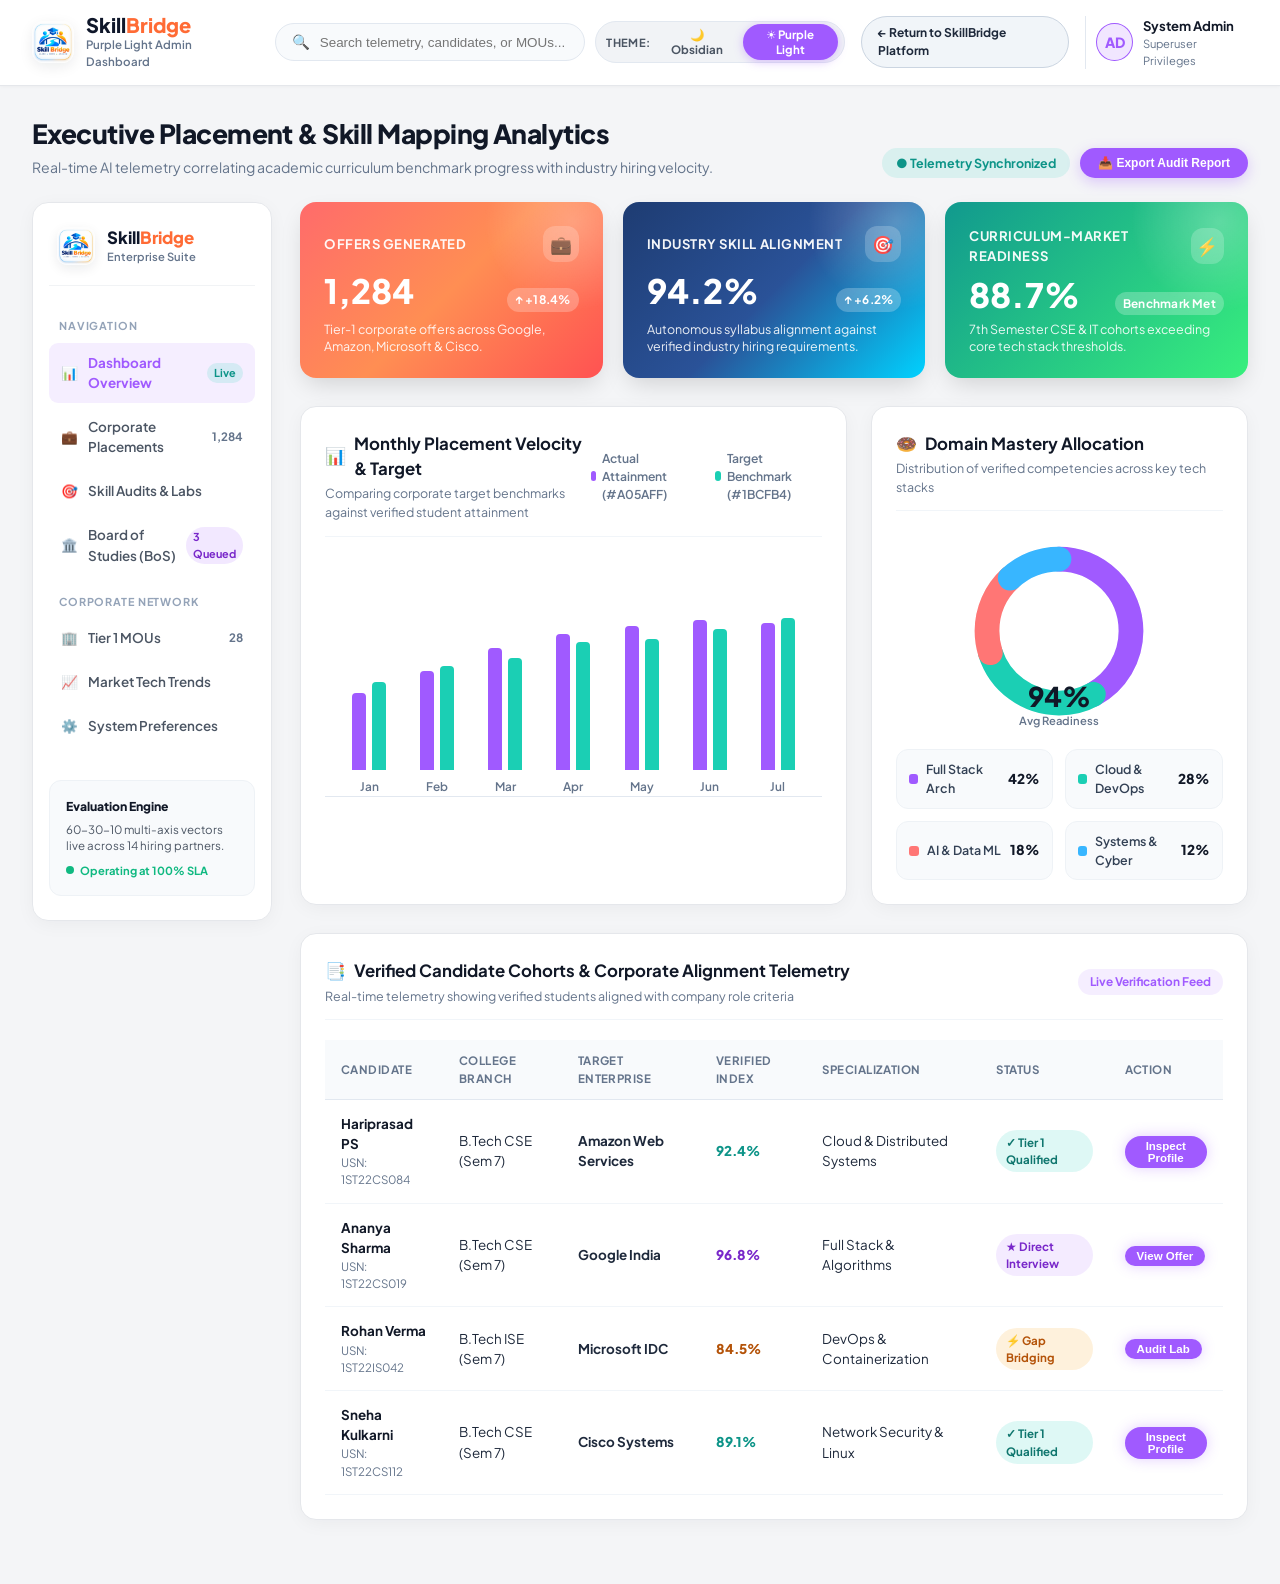
<file: purple-admin.html>
<!DOCTYPE html>
<html lang="en" data-theme="purple-light">
<head>
  <meta charset="UTF-8">
  <meta name="viewport" content="width=device-width, initial-scale=1.0">
  <title>Purple — Enterprise Web Admin Dashboard UI/UX Mockup</title>
  <link rel="icon" type="image/jpeg" href="logo-light.jpg">
  <link rel="apple-touch-icon" href="logo-light.jpg">
  <link rel="preconnect" href="https://fonts.googleapis.com">
  <link rel="preconnect" href="https://fonts.gstatic.com" crossorigin>
  <link href="https://fonts.googleapis.com/css2?family=Plus+Jakarta+Sans:wght@400;500;600;700;800&family=Inter:wght@400;500;600;700&family=JetBrains+Mono:wght@400;500;600&display=swap" rel="stylesheet">
  <link rel="stylesheet" href="style.css">
  <style>
    /* Standalone specific adjustments */
    body {
      background-color: #F4F5F7;
      color: #111827;
      font-family: 'Plus Jakarta Sans', -apple-system, BlinkMacSystemFont, sans-serif;
      margin: 0;
      padding: 0;
      min-height: 100vh;
    }
    .standalone-nav-bar {
      background: #FFFFFF;
      border-bottom: 1px solid #E5E7EB;
      padding: 14px 32px;
      display: flex;
      align-items: center;
      justify-content: space-between;
      position: sticky;
      top: 0;
      z-index: 50;
      box-shadow: 0 1px 3px rgba(0,0,0,0.03);
    }
    .standalone-container {
      max-width: 1480px;
      margin: 0 auto;
      padding: 28px 32px 64px 32px;
    }
    .search-pill-box {
      display: flex;
      align-items: center;
      gap: 10px;
      background: #F8FAFC;
      border: 1px solid #E2E8F0;
      border-radius: 9999px;
      padding: 7px 16px;
      width: 320px;
    }
    .search-pill-box input {
      border: none;
      background: transparent;
      outline: none;
      font-size: 0.84rem;
      color: #1E293B;
      width: 100%;
    }
  </style>
</head>
<body data-theme="purple-light">

  <!-- Top App Navigation -->
  <header class="standalone-nav-bar">
    <div style="display: flex; align-items: center; gap: 24px;">
      <div style="display: flex; align-items: center; gap: 12px;">
        <div style="width: 42px; height: 42px; border-radius: 12px; overflow: hidden; box-shadow: 0 4px 14px rgba(15, 23, 42, 0.08); flex-shrink: 0;">
          <img src="logo-light.jpg" alt="SkillBridge Logo" style="width: 100%; height: 100%; object-fit: contain; display: block;">
        </div>
        <div>
          <div style="font-weight: 800; font-size: 1.25rem; color: #0f172a; line-height: 1.1; font-family: 'Plus Jakarta Sans', sans-serif;">Skill<span style="color: #ff6b35;">Bridge</span></div>
          <div style="font-size: 0.72rem; color: #64748B; font-weight: 600;">Purple Light Admin Dashboard</div>
        </div>
      </div>

      <div class="search-pill-box">
        <span style="color: #94A3B8; font-size: 0.9rem;">🔍</span>
        <input type="text" placeholder="Search telemetry, candidates, or MOUs...">
      </div>
    </div>

    <div style="display: flex; align-items: center; gap: 16px;">
      <!-- Theme Switcher -->
      <div class="theme-mode-wrap">
        <span class="theme-mode-label">Theme:</span>
        <button class="theme-pill" onclick="window.location.href='index.html'" title="Switch to Obsidian Dark Mode">🌙 Obsidian</button>
        <button class="theme-pill active" title="Purple Light Mode Active">☀️ Purple Light</button>
      </div>

      <a href="index.html" class="btn-card-action" style="background: #F1F5F9; color: #1E293B; border: 1px solid #CBD5E1; text-decoration: none; padding: 7px 16px; font-weight: 700; border-radius: 9999px;">
        ← Return to SkillBridge Platform
      </a>

      <!-- Profile Avatar -->
      <div style="display: flex; align-items: center; gap: 10px; padding-left: 10px; border-left: 1px solid #E2E8F0;">
        <div class="avatar" style="background: rgba(160, 90, 255, 0.15); color: #A05AFF; border: 1.5px solid #A05AFF; width: 38px; height: 38px; border-radius: 50%; display: flex; align-items: center; justify-content: center; font-weight: 800; font-size: 0.88rem;">
          AD
        </div>
        <div>
          <div style="font-size: 0.82rem; font-weight: 700; color: #111827;">System Admin</div>
          <div style="font-size: 0.7rem; color: #64748B;">Superuser Privileges</div>
        </div>
      </div>
    </div>
  </header>

  <!-- Main Content Layout -->
  <div class="standalone-container">

    <!-- Header Intro -->
    <div style="display: flex; align-items: flex-end; justify-content: space-between; margin-bottom: 24px;">
      <div>
        <h1 style="font-size: 1.65rem; font-weight: 800; color: #111827; letter-spacing: -0.02em; margin: 0 0 4px 0;">
          Executive Placement &amp; Skill Mapping Analytics
        </h1>
        <p style="color: #64748B; font-size: 0.88rem; margin: 0;">
          Real-time AI telemetry correlating academic curriculum benchmark progress with industry hiring velocity.
        </p>
      </div>

      <div style="display: flex; align-items: center; gap: 10px;">
        <span style="font-size: 0.78rem; color: #0D9488; background: rgba(27, 207, 180, 0.12); padding: 6px 14px; border-radius: 9999px; font-weight: 700;">
          ● Telemetry Synchronized
        </span>
        <button class="btn-action-sm" onclick="alert('Exporting executive telemetry report PDF...');" style="background: #A05AFF; color: #FFFFFF; font-weight: 700; border: none; padding: 8px 18px; border-radius: 9999px; cursor: pointer; box-shadow: 0 4px 14px rgba(160, 90, 255, 0.3);">
          📥 Export Audit Report
        </button>
      </div>
    </div>

    <!-- Admin Layout: Left White Sidebar + Analytical Cards -->
    <div class="purple-admin-container">
      
      <!-- Left-hand Clean White Sidebar -->
      <aside class="purple-admin-sidebar">
        <div class="purple-brand-badge">
          <div style="width: 38px; height: 38px; border-radius: 10px; overflow: hidden; box-shadow: 0 4px 12px rgba(15, 23, 42, 0.08); flex-shrink: 0;">
            <img src="logo-light.jpg" alt="SkillBridge Logo" style="width: 100%; height: 100%; object-fit: contain; display: block;">
          </div>
          <div>
            <div class="purple-brand-title" style="color: #0f172a;">Skill<span style="color: #ff6b35;">Bridge</span></div>
            <div class="purple-brand-sub">Enterprise Suite</div>
          </div>
        </div>

        <div class="purple-nav-section-title">Navigation</div>
        <a href="#" class="purple-nav-link active">
          <div class="purple-nav-item-left">
            <span>📊</span>
            <span>Dashboard Overview</span>
          </div>
          <span class="purple-pill-badge">Live</span>
        </a>
        <a href="#" class="purple-nav-link">
          <div class="purple-nav-item-left">
            <span>💼</span>
            <span>Corporate Placements</span>
          </div>
          <span style="font-size: 0.72rem; color: #64748B; font-weight: 700;">1,284</span>
        </a>
        <a href="#" class="purple-nav-link">
          <div class="purple-nav-item-left">
            <span>🎯</span>
            <span>Skill Audits &amp; Labs</span>
          </div>
        </a>
        <a href="#" class="purple-nav-link">
          <div class="purple-nav-item-left">
            <span>🏛️</span>
            <span>Board of Studies (BoS)</span>
          </div>
          <span class="purple-pill-badge" style="background: rgba(160, 90, 255, 0.14); color: #7928CA;">3 Queued</span>
        </a>

        <div class="purple-nav-section-title">Corporate Network</div>
        <a href="#" class="purple-nav-link">
          <div class="purple-nav-item-left">
            <span>🏢</span>
            <span>Tier 1 MOUs</span>
          </div>
          <span style="font-size: 0.72rem; color: #64748B; font-weight: 700;">28</span>
        </a>
        <a href="#" class="purple-nav-link">
          <div class="purple-nav-item-left">
            <span>📈</span>
            <span>Market Tech Trends</span>
          </div>
        </a>
        <a href="#" class="purple-nav-link">
          <div class="purple-nav-item-left">
            <span>⚙️</span>
            <span>System Preferences</span>
          </div>
        </a>

        <!-- System Status Box -->
        <div style="margin-top: 30px; padding: 16px; background: #F8FAFC; border: 1px solid #EEF2F6; border-radius: 12px;">
          <div style="font-size: 0.76rem; font-weight: 800; color: #111827; margin-bottom: 6px;">Evaluation Engine</div>
          <div style="font-size: 0.72rem; color: #4B5563; line-height: 1.4; margin-bottom: 8px;">
            60-30-10 multi-axis vectors live across 14 hiring partners.
          </div>
          <div style="font-size: 0.7rem; color: #10B981; font-weight: 700; display: flex; align-items: center; gap: 6px;">
            <span style="width: 8px; height: 8px; background: #10B981; border-radius: 50%; display: inline-block;"></span>
            Operating at 100% SLA
          </div>
        </div>
      </aside>

      <!-- Main Content Workspace -->
      <div class="purple-admin-content">
        
        <!-- 1. Three Vibrant Metric Blocks with Smooth Pastel Gradients -->
        <section class="purple-metrics-triad">
          <!-- Block 1: Orange-to-Pink Gradient -->
          <div class="purple-metric-block orange-pink">
            <div>
              <div class="purple-metric-header">
                <span class="purple-metric-label">Offers Generated</span>
                <div class="purple-metric-icon">💼</div>
              </div>
              <div class="purple-metric-value-row">
                <span class="purple-metric-value">1,284</span>
                <span class="purple-metric-badge">↑ +18.4%</span>
              </div>
            </div>
            <div class="purple-metric-desc">Tier-1 corporate offers across Google, Amazon, Microsoft &amp; Cisco.</div>
          </div>

          <!-- Block 2: Deep Blue-to-Light Blue Gradient -->
          <div class="purple-metric-block blue-gradient">
            <div>
              <div class="purple-metric-header">
                <span class="purple-metric-label">Industry Skill Alignment</span>
                <div class="purple-metric-icon">🎯</div>
              </div>
              <div class="purple-metric-value-row">
                <span class="purple-metric-value">94.2%</span>
                <span class="purple-metric-badge">↑ +6.2%</span>
              </div>
            </div>
            <div class="purple-metric-desc">Autonomous syllabus alignment against verified industry hiring requirements.</div>
          </div>

          <!-- Block 3: Emerald-to-Mint Green Gradient -->
          <div class="purple-metric-block emerald-mint">
            <div>
              <div class="purple-metric-header">
                <span class="purple-metric-label">Curriculum-Market Readiness</span>
                <div class="purple-metric-icon">⚡</div>
              </div>
              <div class="purple-metric-value-row">
                <span class="purple-metric-value">88.7%</span>
                <span class="purple-metric-badge">Benchmark Met</span>
              </div>
            </div>
            <div class="purple-metric-desc">7th Semester CSE &amp; IT cohorts exceeding core tech stack thresholds.</div>
          </div>
        </section>

        <!-- 2. Detailed Bar Charts & Colorful Donut Chart -->
        <section class="purple-charts-grid">
          <!-- Left: Detailed Bar Chart Card -->
          <div class="purple-card">
            <div class="purple-card-header">
              <div>
                <div class="purple-card-title">
                  <span>📊</span> Monthly Placement Velocity &amp; Target
                </div>
                <div class="purple-card-subtitle">
                  Comparing corporate target benchmarks against verified student attainment
                </div>
              </div>
              <div class="purple-chart-legend">
                <div class="purple-legend-item">
                  <span class="purple-legend-dot purple"></span>
                  <span>Actual Attainment (#A05AFF)</span>
                </div>
                <div class="purple-legend-item">
                  <span class="purple-legend-dot teal"></span>
                  <span>Target Benchmark (#1BCFB4)</span>
                </div>
              </div>
            </div>

            <!-- Bar Chart Display -->
            <div class="purple-bar-chart-wrap">
              <div id="standalone-bar-container" class="purple-bar-chart-bars">
                <!-- Dynamically populated below -->
              </div>
            </div>
          </div>

          <!-- Right: Colorful Donut Chart Card -->
          <div class="purple-card">
            <div class="purple-card-header">
              <div>
                <div class="purple-card-title">
                  <span>🍩</span> Domain Mastery Allocation
                </div>
                <div class="purple-card-subtitle">
                  Distribution of verified competencies across key tech stacks
                </div>
              </div>
            </div>

            <!-- Donut Chart Display -->
            <div class="purple-donut-wrap">
              <div id="standalone-donut-box" class="purple-donut-svg-box">
                <!-- SVG injected below -->
              </div>
              <div class="purple-donut-center-stat">
                <div class="purple-donut-center-num">94%</div>
                <div class="purple-donut-center-label">Avg Readiness</div>
              </div>

              <!-- Legend Breakdown -->
              <div class="purple-donut-stats-list">
                <div class="purple-donut-stat-item">
                  <div class="purple-stat-left">
                    <span class="purple-legend-dot purple"></span>
                    <span class="purple-stat-title">Full Stack Arch</span>
                  </div>
                  <span class="purple-stat-pct">42%</span>
                </div>
                <div class="purple-donut-stat-item">
                  <div class="purple-stat-left">
                    <span class="purple-legend-dot teal"></span>
                    <span class="purple-stat-title">Cloud &amp; DevOps</span>
                  </div>
                  <span class="purple-stat-pct">28%</span>
                </div>
                <div class="purple-donut-stat-item">
                  <div class="purple-stat-left">
                    <span class="purple-legend-dot coral"></span>
                    <span class="purple-stat-title">AI &amp; Data ML</span>
                  </div>
                  <span class="purple-stat-pct">18%</span>
                </div>
                <div class="purple-donut-stat-item">
                  <div class="purple-stat-left">
                    <span class="purple-legend-dot blue"></span>
                    <span class="purple-stat-title">Systems &amp; Cyber</span>
                  </div>
                  <span class="purple-stat-pct">12%</span>
                </div>
              </div>
            </div>
          </div>
        </section>

        <!-- 3. Recent Corporate Skill Alignment & Placement Audit Table -->
        <section class="purple-card">
          <div class="purple-card-header">
            <div>
              <div class="purple-card-title">
                <span>📑</span> Verified Candidate Cohorts &amp; Corporate Alignment Telemetry
              </div>
              <div class="purple-card-subtitle">
                Real-time telemetry showing verified students aligned with company role criteria
              </div>
            </div>
            <span class="purple-pill-badge" style="background: rgba(160, 90, 255, 0.1); color: #A05AFF; font-size: 0.74rem; padding: 4px 12px;">
              Live Verification Feed
            </span>
          </div>

          <div style="overflow-x: auto;">
            <table class="purple-table">
              <thead>
                <tr>
                  <th>Candidate</th>
                  <th>College Branch</th>
                  <th>Target Enterprise</th>
                  <th>Verified Index</th>
                  <th>Specialization</th>
                  <th>Status</th>
                  <th>Action</th>
                </tr>
              </thead>
              <tbody>
                <tr>
                  <td>
                    <div style="font-weight: 700; color: #111827;">Hariprasad PS</div>
                    <div style="font-size: 0.72rem; color: #64748B;">USN: 1ST22CS084</div>
                  </td>
                  <td>B.Tech CSE (Sem 7)</td>
                  <td><strong>Amazon Web Services</strong></td>
                  <td>
                    <span style="font-family: 'Plus Jakarta Sans'; font-weight: 800; color: #0D9488;">92.4%</span>
                  </td>
                  <td>Cloud &amp; Distributed Systems</td>
                  <td>
                    <span class="purple-badge-soft teal">✓ Tier 1 Qualified</span>
                  </td>
                  <td>
                    <button class="btn-action-sm" onclick="alert('Viewing Hariprasad PS audit telemetry');" style="padding: 4px 12px; font-size: 0.72rem; background: #A05AFF; color: #FFFFFF; border: none; border-radius: 9999px; cursor: pointer;">
                      Inspect Profile
                    </button>
                  </td>
                </tr>
                <tr>
                  <td>
                    <div style="font-weight: 700; color: #111827;">Ananya Sharma</div>
                    <div style="font-size: 0.72rem; color: #64748B;">USN: 1ST22CS019</div>
                  </td>
                  <td>B.Tech CSE (Sem 7)</td>
                  <td><strong>Google India</strong></td>
                  <td>
                    <span style="font-family: 'Plus Jakarta Sans'; font-weight: 800; color: #7928CA;">96.8%</span>
                  </td>
                  <td>Full Stack &amp; Algorithms</td>
                  <td>
                    <span class="purple-badge-soft purple">★ Direct Interview</span>
                  </td>
                  <td>
                    <button class="btn-action-sm" onclick="alert('Viewing Ananya Sharma offer breakdown');" style="padding: 4px 12px; font-size: 0.72rem; background: #A05AFF; color: #FFFFFF; border: none; border-radius: 9999px; cursor: pointer;">
                      View Offer
                    </button>
                  </td>
                </tr>
                <tr>
                  <td>
                    <div style="font-weight: 700; color: #111827;">Rohan Verma</div>
                    <div style="font-size: 0.72rem; color: #64748B;">USN: 1ST22IS042</div>
                  </td>
                  <td>B.Tech ISE (Sem 7)</td>
                  <td><strong>Microsoft IDC</strong></td>
                  <td>
                    <span style="font-family: 'Plus Jakarta Sans'; font-weight: 800; color: #B45309;">84.5%</span>
                  </td>
                  <td>DevOps &amp; Containerization</td>
                  <td>
                    <span class="purple-badge-soft orange">⚡ Gap Bridging</span>
                  </td>
                  <td>
                    <button class="btn-action-sm" onclick="alert('Opening active gap resolution lab');" style="padding: 4px 12px; font-size: 0.72rem; background: #A05AFF; color: #FFFFFF; border: none; border-radius: 9999px; cursor: pointer;">
                      Audit Lab
                    </button>
                  </td>
                </tr>
                <tr>
                  <td>
                    <div style="font-weight: 700; color: #111827;">Sneha Kulkarni</div>
                    <div style="font-size: 0.72rem; color: #64748B;">USN: 1ST22CS112</div>
                  </td>
                  <td>B.Tech CSE (Sem 7)</td>
                  <td><strong>Cisco Systems</strong></td>
                  <td>
                    <span style="font-family: 'Plus Jakarta Sans'; font-weight: 800; color: #0D9488;">89.1%</span>
                  </td>
                  <td>Network Security &amp; Linux</td>
                  <td>
                    <span class="purple-badge-soft teal">✓ Tier 1 Qualified</span>
                  </td>
                  <td>
                    <button class="btn-action-sm" onclick="alert('Viewing Sneha Kulkarni telemetry');" style="padding: 4px 12px; font-size: 0.72rem; background: #A05AFF; color: #FFFFFF; border: none; border-radius: 9999px; cursor: pointer;">
                      Inspect Profile
                    </button>
                  </td>
                </tr>
              </tbody>
            </table>
          </div>
        </section>

      </div>
    </div>
  </div>

  <script>
    document.addEventListener('DOMContentLoaded', function() {
      // 1. Populate Bar Chart
      const barContainer = document.getElementById('standalone-bar-container');
      if (barContainer) {
        const data = [
          { month: 'Jan', target: 55, actual: 48 },
          { month: 'Feb', target: 65, actual: 62 },
          { month: 'Mar', target: 70, actual: 76 },
          { month: 'Apr', target: 80, actual: 85 },
          { month: 'May', target: 82, actual: 90 },
          { month: 'Jun', target: 88, actual: 94 },
          { month: 'Jul', target: 95, actual: 92 }
        ];

        barContainer.innerHTML = data.map(d => `
          <div class="purple-bar-group">
            <div class="purple-bars-pair">
              <div class="purple-bar primary" style="height: ${Math.round(d.actual * 1.6)}px;" title="${d.month} Actual Attainment: ${d.actual}%"></div>
              <div class="purple-bar secondary" style="height: ${Math.round(d.target * 1.6)}px;" title="${d.month} Target Benchmark: ${d.target}%"></div>
            </div>
            <span class="purple-bar-label">${d.month}</span>
          </div>
        `).join('');
      }

      // 2. Populate Donut Chart SVG
      const donutBox = document.getElementById('standalone-donut-box');
      if (donutBox) {
        const radius = 64;
        const circ = 2 * Math.PI * radius; // ~402.12
        const s1 = 0.42 * circ;
        const s2 = 0.28 * circ;
        const s3 = 0.18 * circ;
        const s4 = 0.12 * circ;

        donutBox.innerHTML = `
          <svg viewBox="0 0 160 160" width="180" height="180" style="transform: rotate(-90deg);">
            <!-- Background Track -->
            <circle cx="80" cy="80" r="${radius}" fill="none" stroke="#F1F5F9" stroke-width="22" />
            <!-- Slice 1: FullStack (#A05AFF - 42%) -->
            <circle cx="80" cy="80" r="${radius}" fill="none" stroke="#A05AFF" stroke-width="22"
              stroke-dasharray="${s1} ${circ - s1}" stroke-dashoffset="0" stroke-linecap="round" />
            <!-- Slice 2: DevOps (#1BCFB4 - 28%) -->
            <circle cx="80" cy="80" r="${radius}" fill="none" stroke="#1BCFB4" stroke-width="22"
              stroke-dasharray="${s2} ${circ - s2}" stroke-dashoffset="-${s1}" stroke-linecap="round" />
            <!-- Slice 3: AI/Data (#FF7675 - 18%) -->
            <circle cx="80" cy="80" r="${radius}" fill="none" stroke="#FF7675" stroke-width="22"
              stroke-dasharray="${s3} ${circ - s3}" stroke-dashoffset="-${s1 + s2}" stroke-linecap="round" />
            <!-- Slice 4: Cloud/Security (#38B6FF - 12%) -->
            <circle cx="80" cy="80" r="${radius}" fill="none" stroke="#38B6FF" stroke-width="22"
              stroke-dasharray="${s4} ${circ - s4}" stroke-dashoffset="-${s1 + s2 + s3}" stroke-linecap="round" />
          </svg>
        `;
      }
    });
  </script>
</body>
</html>
</file>
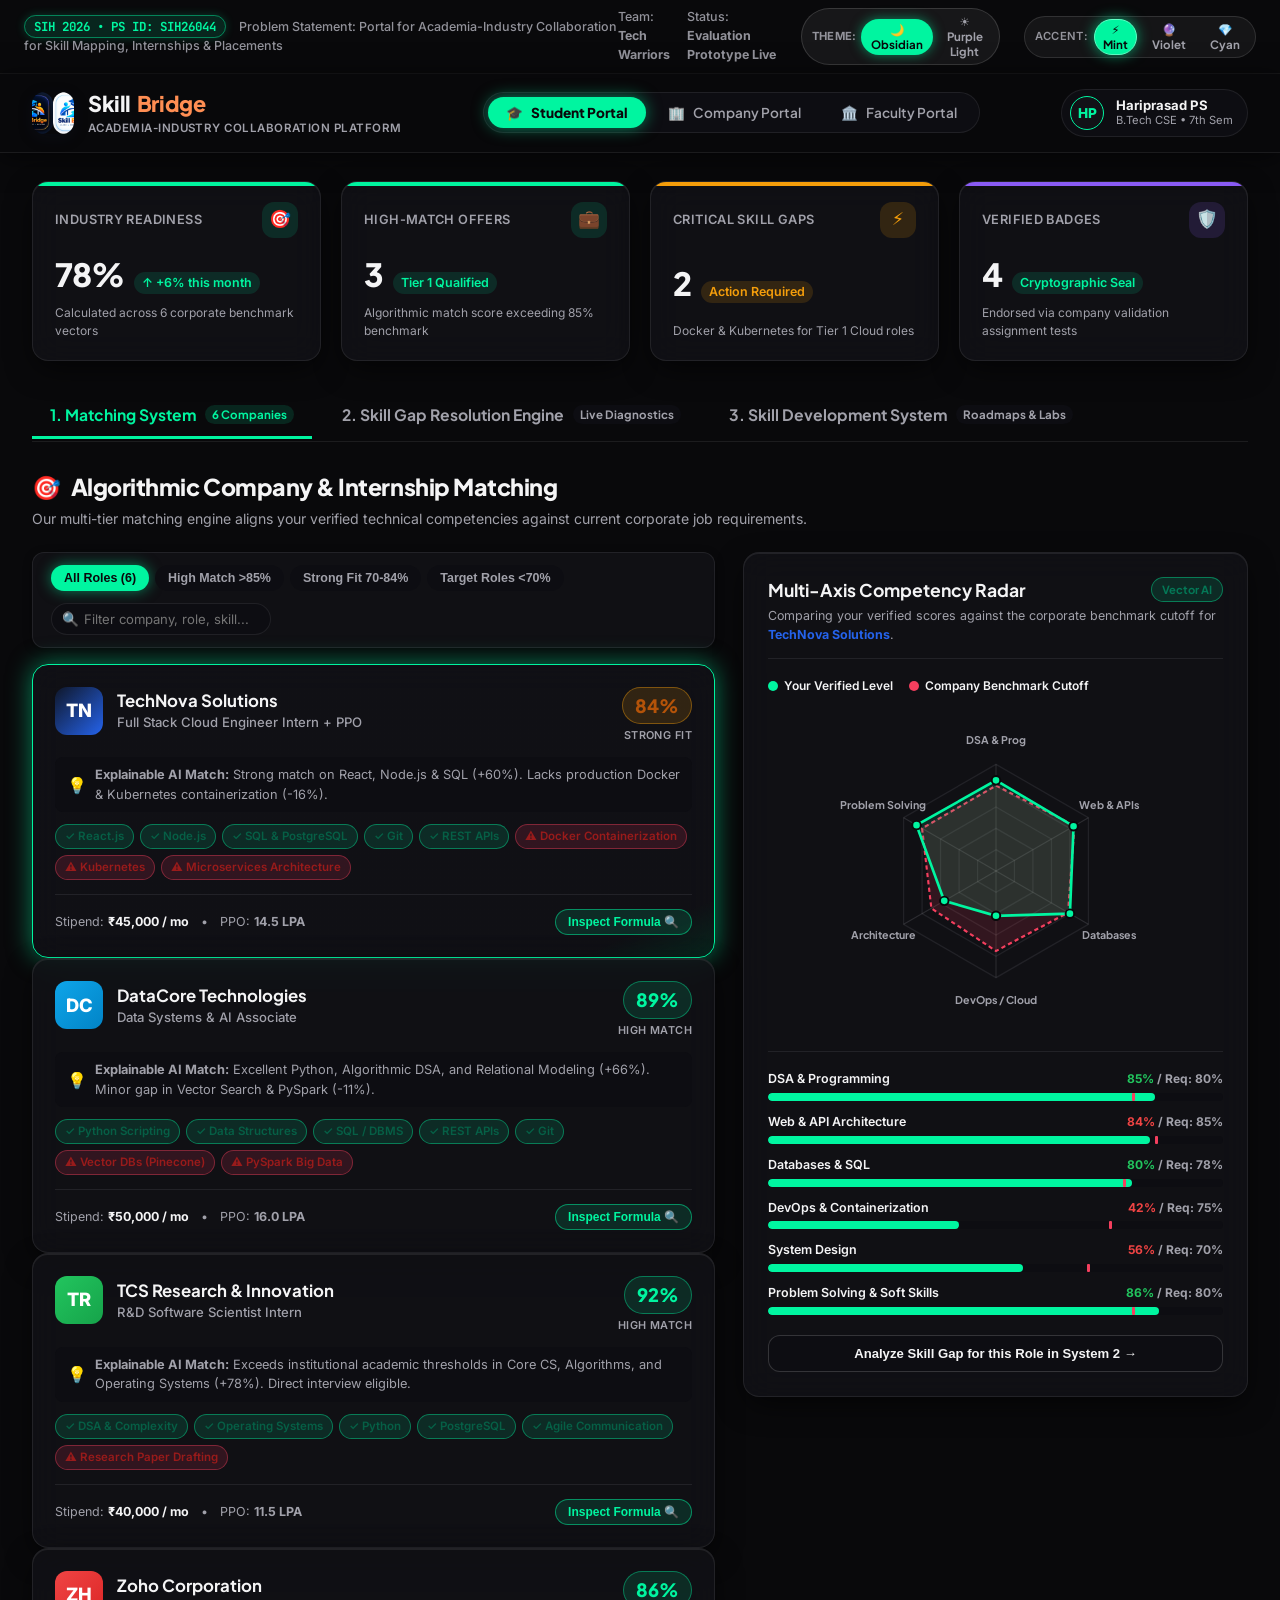
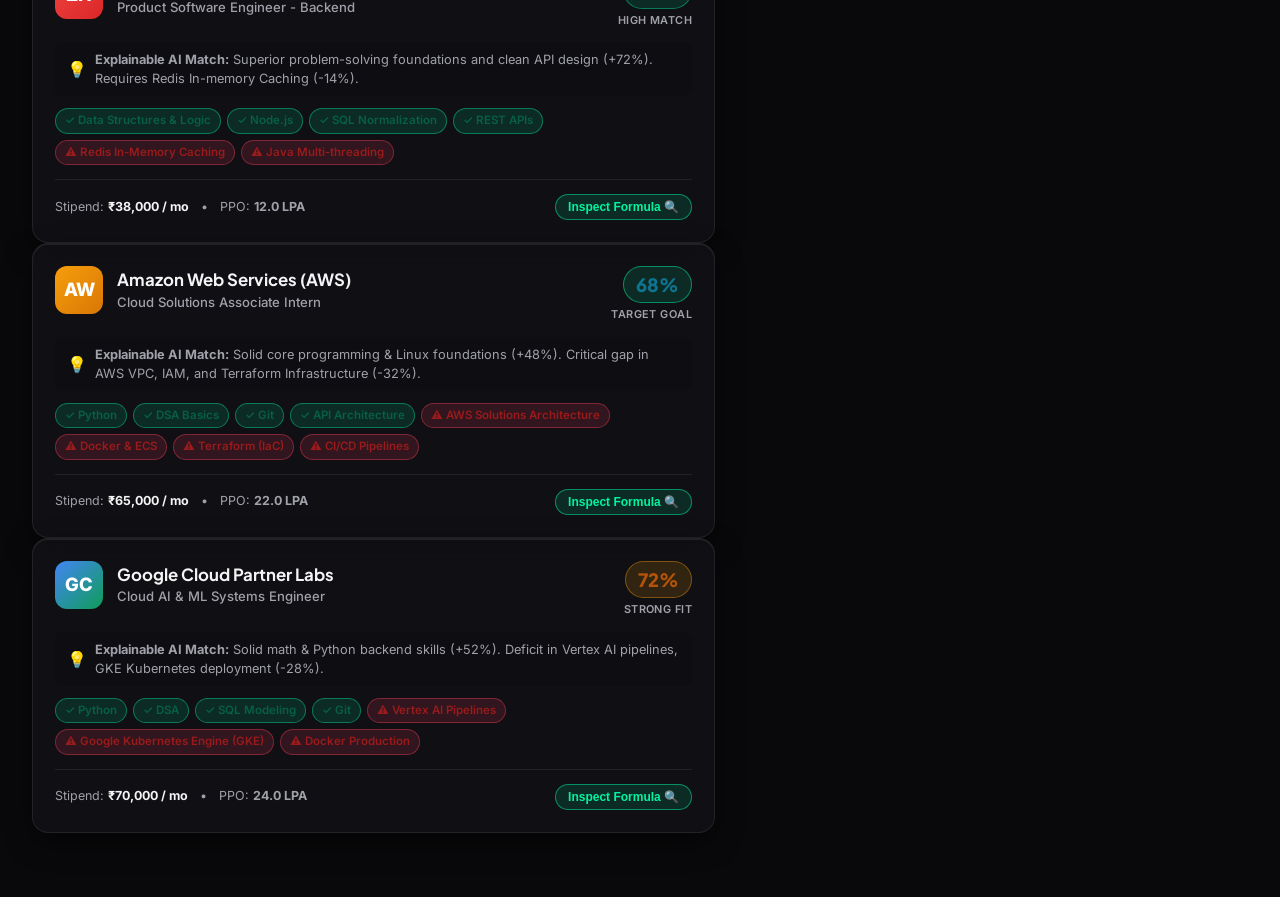
<file: student.html>
<!DOCTYPE html>
<html lang="en">
<head>
  <meta charset="UTF-8">
  <meta name="viewport" content="width=device-width, initial-scale=1.0">
  <title>SkillBridge — Student & Faculty Portal | SIH 2026</title>
  <meta name="description" content="SkillBridge: Portal for Academia-Industry collaboration for Skill Mapping, Internships and Placements (SIH26044)">
  <link rel="icon" type="image/jpeg" href="logo-dark.jpg">
  <link rel="apple-touch-icon" href="logo-dark.jpg">
  <link rel="stylesheet" href="style.css">
</head>
<body>

  <!-- Top SIH 2026 Header Banner -->
  <header class="top-banner">
    <div>
      <span class="sih-badge">SIH 2026 • PS ID: SIH26044</span>
      <span style="margin-left: 10px; opacity: 0.9;">Problem Statement: Portal for Academia-Industry Collaboration for Skill Mapping, Internships & Placements</span>
    </div>
    <div class="banner-links">
      <span>Team: <strong>Tech Warriors</strong></span>
      <span>Status: <strong>Evaluation Prototype Live</strong></span>
      <!-- Optional Theme Mode Switcher -->
      <div class="theme-mode-wrap" title="Toggle Interface Mode (Obsidian Dark vs Purple Light)">
        <span class="theme-mode-label">Theme:</span>
        <button class="theme-pill active" data-theme-choice="dark" onclick="window.SkillBridge.switchTheme('dark')" title="Obsidian Dark Mode (#09090B)">🌙 Obsidian</button>
        <button class="theme-pill" data-theme-choice="purple-light" onclick="window.SkillBridge.switchTheme('purple-light')" title="Purple Light Mode (#F4F5F7 & Spacious White)">☀️ Purple Light</button>
      </div>
      <div class="accent-switcher-wrap" title="Toggle UI Neon Accent Mode">
        <span class="accent-switcher-label">Accent:</span>
        <button class="accent-pill active" data-accent-choice="mint" onclick="window.SkillBridge.switchAccent('mint')" title="Cyber Neon Mint (#00F5A0) Accent">⚡ Mint</button>
        <button class="accent-pill" data-accent-choice="violet" onclick="window.SkillBridge.switchAccent('violet')" title="Ultra Electric Violet (#8B5CF6) Accent">🔮 Violet</button>
        <button class="accent-pill" data-accent-choice="cyan" onclick="window.SkillBridge.switchAccent('cyan')" title="Hyper Cyan (#00E5FF) Accent">💎 Cyan</button>
      </div>
    </div>
  </header>

  <!-- Main Navigation Bar with Perspective Switcher -->
  <nav class="app-navbar">
    <div class="brand-wrapper">
      <div class="brand-logo-icon">
        <img src="logo-dark.jpg" alt="SkillBridge Logo" class="logo-dark-theme" width="42" height="42">
        <img src="logo-light.jpg" alt="SkillBridge Logo" class="logo-light-theme" width="42" height="42">
      </div>
      <div class="brand-text">
        <h1>Skill<span>Bridge</span></h1>
        <div class="brand-subtitle">Academia-Industry Collaboration Platform</div>
      </div>
    </div>

    <!-- Perspective / Role Switcher -->
    <div class="perspective-control">
      <button class="perspective-btn active" data-perspective="student" onclick="window.SkillBridge.switchPerspective('student')">
        <span>🎓</span> Student Portal
      </button>
      <button class="perspective-btn" data-perspective="company" onclick="window.SkillBridge.switchPerspective('company')">
        <span>🏢</span> Company Portal
      </button>
      <button class="perspective-btn" data-perspective="faculty" onclick="window.SkillBridge.switchPerspective('faculty')">
        <span>🏛️</span> Faculty Portal
      </button>
    </div>

    <!-- Active User Profile Chip -->
    <div class="user-chip">
      <div class="avatar">HP</div>
      <div class="user-info">
        <div class="user-name">Hariprasad PS</div>
        <div class="user-tag">B.Tech CSE • 7th Sem</div>
      </div>
    </div>
  </nav>

  <!-- Main Container -->
  <main class="main-wrapper">

    <!-- ====================================================================
         1. STUDENT PORTAL PERSPECTIVE
         ==================================================================== -->
    <div id="portal-student" class="portal-panel active">

      <!-- Executive Overview Metric Cards -->
      <section class="hero-overview-grid">
        <div class="metric-card indigo">
          <div class="metric-header">
            <span class="metric-title">Industry Readiness</span>
            <div class="metric-icon-wrap">🎯</div>
          </div>
          <div class="metric-value-row">
            <span id="metric-readiness" class="metric-value">78%</span>
            <span class="metric-trend up">↑ +6% this month</span>
          </div>
          <div class="metric-hint">Calculated across 6 corporate benchmark vectors</div>
        </div>

        <div class="metric-card emerald">
          <div class="metric-header">
            <span class="metric-title">High-Match Offers</span>
            <div class="metric-icon-wrap">💼</div>
          </div>
          <div class="metric-value-row">
            <span id="metric-high-matches" class="metric-value">4</span>
            <span class="metric-trend up">Tier 1 Qualified</span>
          </div>
          <div class="metric-hint">Algorithmic match score exceeding 85% benchmark</div>
        </div>

        <div class="metric-card amber">
          <div class="metric-header">
            <span class="metric-title">Critical Skill Gaps</span>
            <div class="metric-icon-wrap">⚡</div>
          </div>
          <div class="metric-value-row">
            <span id="metric-critical-gaps" class="metric-value">2</span>
            <span class="metric-trend alert">Action Required</span>
          </div>
          <div class="metric-hint">Docker & Kubernetes for Tier 1 Cloud roles</div>
        </div>

        <div class="metric-card purple">
          <div class="metric-header">
            <span class="metric-title">Verified Badges</span>
            <div class="metric-icon-wrap">🛡️</div>
          </div>
          <div class="metric-value-row">
            <span id="metric-badges" class="metric-value">4</span>
            <span class="metric-trend up">Cryptographic Seal</span>
          </div>
          <div class="metric-hint">Endorsed via company validation assignment tests</div>
        </div>
      </section>

      <!-- Student Systems Tabs Navigation -->
      <nav class="system-tabs-nav">
        <button class="system-tab-btn active" data-tab="matching" onclick="window.SkillBridge.switchSystemTab('matching')">
          <span>1. Matching System</span>
          <span class="badge-count">6 Companies</span>
        </button>
        <button class="system-tab-btn" data-tab="gap-fixing" onclick="window.SkillBridge.switchSystemTab('gap-fixing')">
          <span>2. Skill Gap Resolution Engine</span>
          <span class="badge-count">Live Diagnostics</span>
        </button>
        <button class="system-tab-btn" data-tab="development" onclick="window.SkillBridge.switchSystemTab('development')">
          <span>3. Skill Development System</span>
          <span class="badge-count">Roadmaps & Labs</span>
        </button>
      </nav>

      <!-- SYSTEM 1: MATCHING SYSTEM -->
      <section id="sec-matching" class="system-section active">
        <div class="section-header-row">
          <div>
            <h2><span>🎯</span> Algorithmic Company & Internship Matching</h2>
            <p>Our multi-tier matching engine aligns your verified technical competencies against current corporate job requirements.</p>
          </div>
        </div>

        <div class="matching-layout-grid">
          <div class="company-list-wrapper">
            <div class="filter-bar">
              <div class="pill-filter-group">
                <button class="pill-filter-btn active" data-tier="all" onclick="window.SkillBridge.setFilterTier('all')">All Roles (6)</button>
                <button class="pill-filter-btn" data-tier="high" onclick="window.SkillBridge.setFilterTier('high')">High Match &gt;85%</button>
                <button class="pill-filter-btn" data-tier="moderate" onclick="window.SkillBridge.setFilterTier('moderate')">Strong Fit 70-84%</button>
                <button class="pill-filter-btn" data-tier="target" onclick="window.SkillBridge.setFilterTier('target')">Target Roles &lt;70%</button>
              </div>

              <div class="search-input-wrap">
                <span class="search-icon">🔍</span>
                <input id="search-company-input" type="text" class="search-input" placeholder="Filter company, role, skill...">
              </div>
            </div>

            <div id="company-list-container"></div>
          </div>

          <!-- Right Column: Sticky Graphical SVG Radar Analysis -->
          <aside class="graphical-analysis-card">
            <div class="radar-header">
              <h3>
                <span>Multi-Axis Competency Radar</span>
                <span class="severity-badge verified" style="font-size: 0.7rem;">Vector AI</span>
              </h3>
              <p>Comparing your verified scores against the corporate benchmark cutoff for <strong id="radar-target-company" style="color: #2563eb;">TechNova Solutions</strong>.</p>
            </div>

            <div class="radar-legend">
              <div class="legend-item">
                <div class="legend-dot student"></div>
                <span>Your Verified Level</span>
              </div>
              <div class="legend-item">
                <div class="legend-dot company"></div>
                <span>Company Benchmark Cutoff</span>
              </div>
            </div>

            <div id="radar-svg-container" class="radar-svg-container"></div>
            <div id="category-bars-list" class="category-bars-list"></div>

            <div class="radar-card-footer">
              <button class="btn-secondary-full" onclick="window.SkillBridge.switchSystemTab('gap-fixing')">
                Analyze Skill Gap for this Role in System 2 →
              </button>
            </div>
          </aside>
        </div>
      </section>

      <!-- SYSTEM 2: SKILL GAP RESOLUTION ENGINE -->
      <section id="sec-gap-fixing" class="system-section">
        <div class="section-header-row">
          <div>
            <h2><span>⚡</span> Empirical Skill Gap Resolution Engine</h2>
            <p>Direct mathematical comparison between your verified profile and target company benchmarks. Distinguishes Core blockers from Elective polish, calculates exact deficits (Δ), and dispatches automated feedback to the college curriculum board.</p>
          </div>
        </div>

        <div class="gap-analysis-card">
          <div class="gap-target-selector-row">
            <div class="selector-label-group">
              <label for="gap-company-selector">Select Target Company Benchmark</label>
              <select id="gap-company-selector" class="role-select-dropdown"></select>
            </div>

            <div class="gap-quick-stats">
              <div class="gap-stat-pill critical">
                <span id="stat-critical-count" class="stat-pill-num">2</span>
                <div class="stat-pill-text">Critical<br>Gaps</div>
              </div>
              <div class="gap-stat-pill recommended">
                <span id="stat-rec-count" class="stat-pill-num">1</span>
                <div class="stat-pill-text">Recommended<br>Gaps</div>
              </div>
              <div class="gap-stat-pill mastered">
                <span id="stat-mastered-count" class="stat-pill-num">3</span>
                <div class="stat-pill-text">Mastered<br>Competencies</div>
              </div>
            </div>
          </div>

          <div class="gap-table-wrapper">
            <table class="gap-table">
              <thead>
                <tr>
                  <th>Competency Area</th>
                  <th>Weight &amp; Type</th>
                  <th>Company Cutoff</th>
                  <th>Your Level</th>
                  <th>Evidence Trust Tier</th>
                  <th>Deficit (Δ)</th>
                  <th>Severity Diagnostic</th>
                  <th style="text-align: right;">Bridging Action</th>
                </tr>
              </thead>
              <tbody id="gap-table-body"></tbody>
            </table>
          </div>

          <!-- Direct Academia-Industry Syllabus Feedback Loop Box -->
          <div class="syllabus-feedback-box">
            <div class="feedback-text">
              <h4><span>📢</span> Direct Academia-Industry Curriculum Feedback Loop</h4>
              <p>Missing production skills like <strong>Docker Multi-stage Builds & Kubernetes Orchestration</strong>? Dispatch an official aggregate curriculum alert to the <strong>CSE Board of Studies (BOS)</strong> and <strong>T&amp;P Cell</strong> to queue hands-on campus virtual labs and update the elective course syllabus.</p>
            </div>
            <button class="btn-notify-academia" onclick="window.SkillBridge.notifyAcademia()">
              <span>🔔</span> Alert College Curriculum Committee
            </button>
          </div>
        </div>
      </section>

      <!-- SYSTEM 3: SKILL DEVELOPMENT SYSTEM -->
      <section id="sec-development" class="system-section">
        <div class="section-header-row">
          <div>
            <h2><span>🚀</span> Skill Development System: Curated Pathways & Verification</h2>
            <p>Access company-uploaded roadmaps, interactive virtual sandboxes, company-endorsed validation quizzes with verifiable certificates, and 1:1 industry mentorship.</p>
          </div>
        </div>

        <div class="dev-subtabs-nav">
          <button class="dev-subtab-btn active" data-subtab="roadmaps" onclick="window.SkillBridge.switchDevSubtab('roadmaps')">
            <span>🗺️</span> Company-Uploaded Roadmaps
          </button>
          <button class="dev-subtab-btn" data-subtab="labs" onclick="window.SkillBridge.switchDevSubtab('labs')">
            <span>💻</span> Workshops & Virtual Labs
          </button>
          <button class="dev-subtab-btn" data-subtab="tests" onclick="window.SkillBridge.switchDevSubtab('tests')">
            <span>📝</span> Skill Assignment Tests & Certificates
          </button>
          <button class="dev-subtab-btn" data-subtab="mentors" onclick="window.SkillBridge.switchDevSubtab('mentors')">
            <span>👥</span> 1:1 Industry Mentorship
          </button>
        </div>

        <div id="dev-subpanel-roadmaps" class="dev-subpanel active">
          <div id="roadmaps-container"></div>
        </div>

        <div id="dev-subpanel-labs" class="dev-subpanel">
          <div id="labs-container" class="labs-grid"></div>
        </div>

        <div id="dev-subpanel-tests" class="dev-subpanel">
          <div class="tests-layout-grid">
            <div class="test-listing-card">
              <h3 style="font-family: var(--font-heading); font-size: 1.1rem; margin-bottom: 6px;">Company-Endorsed Assignment Tests</h3>
              <p style="font-size: 0.78rem; color: #64748b; margin-bottom: 18px;">Passing these tests automatically boosts your readiness score, bridges your critical gaps, and issues an industry-recognized certificate.</p>

              <div class="test-item-row">
                <div class="test-info">
                  <h4>TechNova Docker & Microservices Quiz</h4>
                  <p>3 Questions • 10 Mins • Closes Critical Gap for Full Stack Role</p>
                </div>
                <button class="btn-action-sm" onclick="window.SkillBridge.launchQuizTest('docker')">Take Test ↗</button>
              </div>

              <div class="test-item-row">
                <div class="test-info">
                  <h4>AWS Cloud Solutions Architecture Quiz</h4>
                  <p>5 Questions • 15 Mins • Endorsed by AWS Partner Network</p>
                </div>
                <button class="btn-action-sm" onclick="window.SkillBridge.showToast('AWS Quiz locked until Docker & Systems foundations are cleared.', 'info')">Locked 🔒</button>
              </div>

              <div class="test-item-row">
                <div class="test-info">
                  <h4>PostgreSQL Advanced Indexing & Query Tuning</h4>
                  <p>Completed on 14 Aug 2026 • Score: 100%</p>
                </div>
                <button class="btn-action-sm" style="background: #22c55e;" onclick="window.SkillBridge.openCertificateModal('Relational DBMS & SQL Optimization')">View Certificate ✓</button>
              </div>
            </div>

            <div class="certificate-preview-card">
              <div class="cert-header">
                <span class="cert-stamp">Verified Skill Certification</span>
                <h3>Certificate of Competency</h3>
                <p style="font-size: 0.75rem; color: #64748b;">Issued via SkillBridge Academia-Industry Protocol</p>
              </div>
              <div class="cert-body">
                <p class="cert-desc">This is to certify that</p>
                <div class="cert-recipient">Hariprasad PS</div>
                <p class="cert-desc">has successfully cleared the company-endorsed technical assessment for</p>
                <h4 style="font-size: 1.05rem; font-weight: 800; color: #0f172a; margin: 8px 0;">React.js & Full Stack REST Architecture</h4>
                <p class="cert-desc">Demonstrating verified proficiency exceeding the benchmark threshold of 85%.</p>
              </div>
              <div class="cert-footer">
                <div>
                  <div class="cert-hash">HASH: 0x9F82A478B0C1E5</div>
                  <div style="font-size: 0.7rem; color: #64748b; margin-top: 4px;">Endorsed by: <strong>TechNova Engineering</strong></div>
                </div>
                <div class="cert-seal">★</div>
              </div>
            </div>
          </div>
        </div>

        <div id="dev-subpanel-mentors" class="dev-subpanel">
          <div id="mentors-container" class="mentors-grid"></div>
        </div>
      </section>
    </div>

    <!-- ====================================================================
         2. COMPANY PORTAL PERSPECTIVE (Recruiter View)
         ==================================================================== -->
    <div id="portal-company" class="portal-panel">
      <div class="company-view-container">
        <div class="recruiter-header-row">
          <div>
            <h2 style="font-family: var(--font-heading); font-size: 1.35rem; font-weight: 800; color: #0f172a;">
              <span>🏢</span> Recruiter Candidate Matching Engine: <span id="recruiter-company-name" style="color: #2563eb;">TechNova Solutions</span>
            </h2>
            <p style="font-size: 0.82rem; color: #64748b; margin-top: 4px;">
              View students algorithmically matched to your job criteria at different competency tiers with explainable factors.
            </p>
          </div>

          <div style="display: flex; align-items: center; gap: 10px;">
            <label style="font-size: 0.78rem; font-weight: 700; color: #64748b;">Employer Account:</label>
            <select id="recruiter-company-selector" class="role-select-dropdown">
              <option value="technova">TechNova Solutions</option>
              <option value="datacore">DataCore Technologies</option>
              <option value="zoho">Zoho Corporation</option>
              <option value="aws">Amazon Web Services</option>
            </select>
          </div>
        </div>

        <div class="candidates-table-wrapper">
          <table class="candidates-table">
            <thead>
              <tr>
                <th>Candidate Profile</th>
                <th>Match Tier &amp; Score</th>
                <th>Verified Competencies &amp; Gaps</th>
                <th>Skill Certifications</th>
                <th>Recruitment Status</th>
                <th style="text-align: right;">Action</th>
              </tr>
            </thead>
            <tbody id="recruiter-candidates-tbody"></tbody>
          </table>
        </div>
      </div>
    </div>

    <!-- ====================================================================
         3. COMPREHENSIVE FACULTY & ACADEMIA PORTAL
         ==================================================================== -->
    <div id="portal-faculty" class="portal-panel">
      <div class="section-header-row">
        <div>
          <h2><span>🏛️</span> Academia Command Center: Student Progress, Market Intelligence & Industry Collaboration</h2>
          <p>Real-time cohort skill analytics, market demand trends, direct syllabus update proposals to the Dean, faculty sabbaticals, and corporate FDPs.</p>
        </div>
      </div>

      <!-- Faculty Sub-navigation Tabs -->
      <nav class="faculty-subtabs-nav">
        <button class="faculty-subtab-btn active" data-facultytab="students" onclick="window.SkillBridge.switchFacultySubtab('students')">
          <span>👨‍🎓</span> Student Progress &amp; Profiles
        </button>
        <button class="faculty-subtab-btn" data-facultytab="market-tech" onclick="window.SkillBridge.switchFacultySubtab('market-tech')">
          <span>📈</span> Emerging Market Technologies
        </button>
        <button class="faculty-subtab-btn" data-facultytab="curriculum-gap" onclick="window.SkillBridge.switchFacultySubtab('curriculum-gap')">
          <span>📊</span> Curriculum Gap &amp; Dean Dispatch
        </button>
        <button class="faculty-subtab-btn" data-facultytab="collaboration" onclick="window.SkillBridge.switchFacultySubtab('collaboration')">
          <span>🤝</span> Industry Collaboration &amp; Grants
        </button>
        <button class="faculty-subtab-btn" data-facultytab="fdps" onclick="window.SkillBridge.switchFacultySubtab('fdps')">
          <span>🎓</span> Corporate FDPs &amp; Training
        </button>
      </nav>

      <!-- 3A: Student Progress & Profiles -->
      <div id="faculty-subpanel-students" class="faculty-subpanel active">
        <div class="dean-proposal-card">
          <div class="filter-bar" style="margin-bottom: 20px;">
            <div class="pill-filter-group">
              <button class="pill-filter-btn faculty-filter-btn active" data-filter="all" onclick="window.SkillBridge.setFacultyStudentFilter('all')">All Cohort (428)</button>
              <button class="pill-filter-btn faculty-filter-btn" data-filter="ready" onclick="window.SkillBridge.setFacultyStudentFilter('ready')">Placement Ready &gt;85%</button>
              <button class="pill-filter-btn faculty-filter-btn" data-filter="bridging" onclick="window.SkillBridge.setFacultyStudentFilter('bridging')">Active Bridging (70-84%)</button>
              <button class="pill-filter-btn faculty-filter-btn" data-filter="support" onclick="window.SkillBridge.setFacultyStudentFilter('support')">Needs Support &lt;70%</button>
            </div>

            <div class="search-input-wrap" style="width: 260px;">
              <span class="search-icon">🔍</span>
              <input id="faculty-search-students" type="text" class="search-input" placeholder="Search student, roll, or building skill...">
            </div>
          </div>

          <div class="candidates-table-wrapper">
            <table class="candidates-table">
              <thead>
                <tr>
                  <th>Student Profile</th>
                  <th>CGPA</th>
                  <th>Readiness &amp; Trend</th>
                  <th>Skills Building in Real-Time</th>
                  <th>Verified Badges</th>
                  <th>Placement Status</th>
                  <th style="text-align: right;">Action</th>
                </tr>
              </thead>
              <tbody id="faculty-students-tbody"></tbody>
            </table>
          </div>
        </div>
      </div>

      <!-- 3B: Emerging Market Technologies -->
      <div id="faculty-subpanel-market-tech" class="faculty-subpanel">
        <div style="background: #ffffff; border: 1px solid var(--border-light); border-radius: var(--radius-lg); padding: 22px; margin-bottom: 20px;">
          <h3 style="font-family: var(--font-heading); font-size: 1.15rem; font-weight: 700; color: #0f172a; margin-bottom: 4px;">
            Corporate Hiring Demand Intelligence vs Current College Syllabus
          </h3>
          <p style="font-size: 0.8rem; color: #64748b;">
            Aggregated from 48 active hiring partners. Technologies tagged as "Missing" or "Outdated" trigger risk alerts for student placement conversions.
          </p>
        </div>

        <div id="market-tech-container" class="market-tech-grid"></div>
      </div>

      <!-- 3C: Curriculum Gap Analytics & Dean Proposal Dispatch -->
      <div id="faculty-subpanel-curriculum-gap" class="faculty-subpanel">
        <div class="dean-proposal-card">
          <div class="proposal-header-box">
            <div>
              <h3 style="font-family: var(--font-heading); font-size: 1.15rem; font-weight: 700; color: #0f172a;">
                Curriculum Revision Proposals to Dean of Academics
              </h3>
              <p style="font-size: 0.8rem; color: #64748b; margin-top: 4px;">
                Empirical proposals to update the university syllabus based on live company recruitment skill gaps.
              </p>
            </div>
            <button class="btn-action-sm" style="padding: 10px 18px; font-size: 0.82rem;" onclick="window.SkillBridge.openSyllabusProposalModal('Docker Containerization & Kubernetes', 'CSE-402: Cloud Deployment Lab')">
              + Draft New Proposal to Dean
            </button>
          </div>

          <div class="candidates-table-wrapper">
            <table class="candidates-table">
              <thead>
                <tr>
                  <th>Tracking ID &amp; Date</th>
                  <th>Proposal Subject &amp; Author</th>
                  <th>Cohort Deficit Evidence</th>
                  <th>Dean &amp; BOS Status</th>
                </tr>
              </thead>
              <tbody id="proposals-table-tbody"></tbody>
            </table>
          </div>
        </div>
      </div>

      <!-- 3D: Industry Collaboration & Grants -->
      <div id="faculty-subpanel-collaboration" class="faculty-subpanel">
        <div style="margin-bottom: 28px;">
          <h3 style="font-family: var(--font-heading); font-size: 1.15rem; font-weight: 700; color: #0f172a; margin-bottom: 6px;">
            🏢 Corporate Faculty Internships &amp; Sabbaticals
          </h3>
          <p style="font-size: 0.8rem; color: #64748b; margin-bottom: 16px;">
            4 to 8-week corporate immersion programs with partner engineering teams to bring production architecture back to college classrooms.
          </p>
          <div id="collab-sabbaticals-container" class="collab-grid"></div>
        </div>

        <div style="margin-bottom: 28px;">
          <h3 style="font-family: var(--font-heading); font-size: 1.15rem; font-weight: 700; color: #0f172a; margin-bottom: 6px;">
            💡 Industrial Technical Problem Consulting Challenges
          </h3>
          <p style="font-size: 0.8rem; color: #64748b; margin-bottom: 16px;">
            Real-world challenges posted by enterprise recruiters looking for academic faculty domain expertise and sponsored consulting grants.
          </p>
          <div id="collab-challenges-container" class="collab-grid"></div>
        </div>

        <div>
          <h3 style="font-family: var(--font-heading); font-size: 1.15rem; font-weight: 700; color: #0f172a; margin-bottom: 6px;">
            🔬 Joint Academia-Industry Sponsored R&amp;D Projects
          </h3>
          <p style="font-size: 0.8rem; color: #64748b; margin-bottom: 16px;">
            Multi-quarter sponsored research grants co-developed with corporate laboratories for patents and IEEE publications.
          </p>
          <div id="collab-rnd-container" style="display: grid; grid-template-columns: 1fr 1fr; gap: 20px;"></div>
        </div>
      </div>

      <!-- 3E: Corporate FDPs & Training -->
      <div id="faculty-subpanel-fdps" class="faculty-subpanel">
        <div style="background: #ffffff; border: 1px solid var(--border-light); border-radius: var(--radius-lg); padding: 22px; margin-bottom: 20px;">
          <h3 style="font-family: var(--font-heading); font-size: 1.15rem; font-weight: 700; color: #0f172a; margin-bottom: 4px;">
            Company-Provided Faculty Development Programs (FDP) &amp; Educator Certifications
          </h3>
          <p style="font-size: 0.8rem; color: #64748b;">
            Fully sponsored technological workshops and cloud certifications provided directly by partner companies for university faculty.
          </p>
        </div>

        <div id="fdps-container" class="fdp-grid"></div>
      </div>
    </div>

  </main>

  <!-- ====================================================================
       INTERACTIVE MODALS
       ==================================================================== -->

  <!-- Quiz Test Modal -->
  <div id="quiz-modal" class="modal-overlay">
    <div class="modal-content">
      <div class="modal-header">
        <h3>TechNova Docker &amp; Microservices Validation Quiz</h3>
        <button class="modal-close-btn" onclick="window.SkillBridge.closeQuiz()">&times;</button>
      </div>
      <div class="modal-body">
        <div style="background: #eff6ff; border-left: 4px solid #2563eb; padding: 12px; border-radius: 6px; font-size: 0.78rem; color: #1e40af; margin-bottom: 20px;">
          Pass this company validation test to prove container competency. Your score will immediately update across all corporate matching algorithms and issue a verified digital credential.
        </div>

        <div class="quiz-question-box">
          <div class="quiz-q-title">1. Why are multi-stage Docker builds recommended in production Node.js applications?</div>
          <div class="quiz-options-group">
            <label class="quiz-option-label">
              <input type="radio" name="q1" value="a">
              <span>They run builds across multiple host machines in parallel.</span>
            </label>
            <label class="quiz-option-label">
              <input type="radio" name="q1" value="b" checked>
              <span>They separate dev dependencies/build tools from the final slim production image.</span>
            </label>
            <label class="quiz-option-label">
              <input type="radio" name="q1" value="c">
              <span>They automatically configure Kubernetes ingress load balancers.</span>
            </label>
          </div>
        </div>

        <div class="quiz-question-box">
          <div class="quiz-q-title">2. In a microservices architecture, how should services communicate asynchronously without tight coupling?</div>
          <div class="quiz-options-group">
            <label class="quiz-option-label">
              <input type="radio" name="q2" value="a" checked>
              <span>Via a message broker / event queue (e.g., RabbitMQ, Apache Kafka).</span>
            </label>
            <label class="quiz-option-label">
              <input type="radio" name="q2" value="b">
              <span>By directly reading and writing to a shared relational SQL database.</span>
            </label>
            <label class="quiz-option-label">
              <input type="radio" name="q2" value="c">
              <span>Through hardcoded synchronous HTTP requests without timeouts.</span>
            </label>
          </div>
        </div>

        <div class="quiz-question-box" style="border-bottom: none;">
          <div class="quiz-q-title">3. What is the role of Docker Compose in modern full-stack development?</div>
          <div class="quiz-options-group">
            <label class="quiz-option-label">
              <input type="radio" name="q3" value="a" checked>
              <span>Defining and running multi-container Docker applications with declarative YAML.</span>
            </label>
            <label class="quiz-option-label">
              <input type="radio" name="q3" value="b">
              <span>Compiling React frontend code into WebAssembly binaries.</span>
            </label>
          </div>
        </div>
      </div>
      <div class="modal-footer">
        <button class="btn-secondary-full" style="width: auto; padding: 8px 16px;" onclick="window.SkillBridge.closeQuiz()">Cancel</button>
        <button class="btn-action-sm" style="padding: 9px 20px;" onclick="window.SkillBridge.submitQuizAnswers()">Submit &amp; Verify Competency ↗</button>
      </div>
    </div>
  </div>

  <!-- Certificate Modal -->
  <div id="cert-modal" class="modal-overlay">
    <div class="modal-content" style="max-width: 650px;">
      <div class="modal-header">
        <h3>Verified Digital Credential</h3>
        <button class="modal-close-btn" onclick="window.SkillBridge.closeCertificateModal()">&times;</button>
      </div>
      <div class="modal-body">
        <div class="certificate-preview-card" style="margin-bottom: 0;">
          <div class="cert-header">
            <span class="cert-stamp">Verified Skill Certification</span>
            <h3>Certificate of Competency</h3>
            <p style="font-size: 0.75rem; color: #64748b;">Issued via SkillBridge Academia-Industry Protocol</p>
          </div>
          <div class="cert-body">
            <p class="cert-desc">This is to certify that</p>
            <div class="cert-recipient">Hariprasad PS</div>
            <p class="cert-desc">has successfully passed the rigorous company assessment in</p>
            <h4 id="cert-skill-title" style="font-size: 1.15rem; font-weight: 800; color: #0f172a; margin: 8px 0;">Docker Containerization &amp; Microservices</h4>
            <p class="cert-desc">Endorsed for technical readiness and qualified for direct employer interview matching.</p>
          </div>
          <div class="cert-footer">
            <div>
              <div id="cert-crypto-hash" class="cert-hash">HASH: 0x9F82A478B0C1E5</div>
              <div style="font-size: 0.7rem; color: #64748b; margin-top: 4px;">
                Issued On: <strong id="cert-issue-date">04 Sep 2026</strong> • Endorsed by <strong>TechNova Solutions</strong>
              </div>
            </div>
            <div class="cert-seal">★</div>
          </div>
        </div>
      </div>
      <div class="modal-footer">
        <button class="btn-secondary-full" style="width: auto; padding: 8px 16px;" onclick="window.SkillBridge.closeCertificateModal()">Close</button>
        <button class="btn-action-sm" style="padding: 9px 20px;" onclick="window.print();">Download / Print PDF 🖨️</button>
      </div>
    </div>
  </div>

  <!-- Student Profile Inspection Modal (For Faculty) -->
  <div id="student-profile-modal" class="modal-overlay">
    <div class="modal-content" style="max-width: 650px;">
      <div class="modal-header">
        <div>
          <h3 id="modal-student-name">Student Profile</h3>
          <p id="modal-student-roll" style="font-size: 0.75rem; color: #64748b; margin-top: 2px;">B.Tech CSE • 7th Semester</p>
        </div>
        <button class="modal-close-btn" onclick="window.SkillBridge.closeStudentProfile()">&times;</button>
      </div>
      <div class="modal-body">
        <div style="display: grid; grid-template-columns: 1fr 1fr; gap: 16px; margin-bottom: 18px;">
          <div style="background: var(--bg-app); border: 1px solid #e2e8f0; border-radius: 10px; padding: 14px;">
            <div style="font-size: 0.72rem; font-weight: 700; color: #64748b; text-transform: uppercase;">Overall Readiness</div>
            <div id="modal-student-readiness" style="font-family: var(--font-heading); font-size: 1.75rem; font-weight: 800; color: var(--blue);">78%</div>
            <div style="font-size: 0.7rem; color: #22c55e;">↑ +6% progression this semester</div>
          </div>
          <div style="background: var(--bg-app); border: 1px solid #e2e8f0; border-radius: 10px; padding: 14px;">
            <div style="font-size: 0.72rem; font-weight: 700; color: #64748b; text-transform: uppercase;">Target Recruiter &amp; Role</div>
            <div id="modal-student-target" style="font-size: 0.88rem; font-weight: 700; color: #0f172a; margin-top: 4px;">TechNova Solutions (Full Stack)</div>
            <div style="font-size: 0.7rem; color: #64748b;">Direct interview recommendation queue</div>
          </div>
        </div>

        <div style="margin-bottom: 18px;">
          <label style="font-size: 0.78rem; font-weight: 700; color: #64748b; text-transform: uppercase;">Skills Actively Building in Real-Time</label>
          <div style="margin-top: 6px;">
            <span class="skill-building-tag" style="font-size: 0.82rem; padding: 6px 14px;">
              <span class="skill-building-dot"></span>
              <span id="modal-student-building">Docker Containerization &amp; Microservices</span>
            </span>
          </div>
        </div>

        <div>
          <label style="font-size: 0.78rem; font-weight: 700; color: #64748b; text-transform: uppercase; display: block; margin-bottom: 8px;">
            Verified Industry Credentials &amp; Badges
          </label>
          <div id="modal-student-badges" style="display: flex; gap: 8px; flex-wrap: wrap;"></div>
        </div>
      </div>
      <div class="modal-footer">
        <button class="btn-secondary-full" style="width: auto; padding: 8px 16px;" onclick="window.SkillBridge.closeStudentProfile()">Close</button>
        <button class="btn-action-sm" onclick="window.SkillBridge.showToast('Assigned Cloud Native roadmap to student profile!', 'success'); window.SkillBridge.closeStudentProfile();">
          Assign Recommended Roadmap ↗
        </button>
      </div>
    </div>
  </div>

  <!-- Syllabus Revision Proposal Modal to Dean -->
  <div id="syllabus-proposal-modal" class="modal-overlay">
    <div class="modal-content" style="max-width: 620px;">
      <div class="modal-header">
        <div>
          <h3>Draft Formal Syllabus Revision to Dean of Academics</h3>
          <p style="font-size: 0.75rem; color: #64748b; margin-top: 2px;">Addressed to: <strong>Dr. S. K. Mukherjee (Dean of Academics &amp; Chairman, Board of Studies)</strong></p>
        </div>
        <button class="modal-close-btn" onclick="window.SkillBridge.closeSyllabusProposalModal()">&times;</button>
      </div>
      <div class="modal-body">
        <div style="background: #eff6ff; border-left: 4px solid #3b82f6; padding: 12px; border-radius: 6px; font-size: 0.78rem; color: #1e40af; margin-bottom: 18px;">
          This formal proposal dispatches an official Board of Studies (BOS) syllabus revision agenda item based on real-time empirical industry deficits tracked across the 2026 graduating batch.
        </div>

        <div class="form-group">
          <label for="proposal-tech-name">Target Industry Technology / Gap</label>
          <input id="proposal-tech-name" type="text" class="form-input">
        </div>

        <div class="form-group">
          <label for="proposal-target-course">Target University Course / Elective Code</label>
          <input id="proposal-target-course" type="text" class="form-input">
        </div>

        <div class="form-group">
          <label for="proposal-rationale">Empirical Deficit Justification &amp; Industry Rationale</label>
          <textarea id="proposal-rationale" class="form-textarea"></textarea>
        </div>
      </div>
      <div class="modal-footer">
        <button class="btn-secondary-full" style="width: auto; padding: 8px 16px;" onclick="window.SkillBridge.closeSyllabusProposalModal()">Cancel</button>
        <button class="btn-action-sm" style="padding: 9px 20px;" onclick="window.SkillBridge.submitProposalToDean()">
          Submit Proposal to Dean &amp; BOS ↗
        </button>
      </div>
    </div>
  </div>

  <!-- Explainable AI Matching Breakdown Modal -->
  <div id="match-breakdown-modal" class="modal-overlay">
    <div class="modal-content" style="max-width: 740px;">
      <div class="modal-header">
        <div>
          <h3>Algorithmic Match Breakdown &amp; Mathematical Verification</h3>
          <p style="font-size: 0.75rem; color: #64748b; margin-top: 2px;">
            Engine: <strong>Weighted Vector Scoring with Attainment &amp; Evidence Trust (WVSE-v2)</strong>
          </p>
        </div>
        <button class="modal-close-btn" onclick="window.SkillBridge.closeMatchBreakdownModal()">&times;</button>
      </div>
      <div class="modal-body">
        <div class="formula-banner">
          <div class="formula-label">MATHEMATICAL SCORING SPECIFICATION</div>
          <div class="formula-code">
            Score = &sum; [ Weight<sub>i</sub> &times; min(1.0, Level<sub>i</sub> / Cutoff<sub>i</sub>) &times; TrustMultiplier<sub>i</sub> ] - CoreDeficitPenalty
          </div>
          <div class="formula-meta">
            <span>🛡️ Tier 3 Verified: <strong>1.00x</strong></span> • 
            <span>⚡ Tier 2 Assessed: <strong>0.75x</strong></span> • 
            <span>📝 Tier 1 Self-Claimed: <strong>0.40x</strong></span>
          </div>
        </div>

        <div style="margin-bottom: 12px; display: flex; justify-content: space-between; align-items: center; flex-wrap: wrap; gap: 8px;">
          <div>
            <span style="font-size: 0.88rem; font-weight: 700; color: #0f172a;" id="breakdown-company-title">TechNova Solutions — Full Stack Cloud Intern</span>
          </div>
          <div>
            <span id="breakdown-total-score" class="score-pill tier-moderate" style="font-size: 0.95rem; padding: 4px 14px;">84% Composite Match</span>
          </div>
        </div>

        <div class="gap-table-wrapper" style="margin-bottom: 18px;">
          <table class="gap-table" style="font-size: 0.78rem;">
            <thead>
              <tr>
                <th>Competency Area</th>
                <th>Type</th>
                <th>Weight</th>
                <th>Cutoff</th>
                <th>Your Level</th>
                <th>Trust Tier</th>
                <th style="text-align: right;">Contribution</th>
              </tr>
            </thead>
            <tbody id="breakdown-table-body"></tbody>
          </table>
        </div>

        <div class="breakdown-note-box">
          <span style="font-size: 1.1rem;">💡</span>
          <div id="breakdown-explain-text" style="font-size: 0.78rem; color: #1e293b; line-height: 1.5;">
            <strong>Explainable AI Diagnostic:</strong> Candidate demonstrates 100% verified mastery across Core Front-end and Database requirements. However, 16% score penalty is incurred due to unverified containerization proficiency in Docker and Kubernetes.
          </div>
        </div>
      </div>
      <div class="modal-footer">
        <button class="btn-secondary-full" style="width: auto; padding: 8px 16px;" onclick="window.SkillBridge.closeMatchBreakdownModal()">Close Inspector</button>
        <button class="btn-action-sm" style="padding: 9px 20px;" onclick="window.SkillBridge.closeMatchBreakdownModal(); window.SkillBridge.switchSystemTab('gap-fixing');">
          Bridge Critical Gaps in Resolution Engine ↗
        </button>
      </div>
    </div>
  </div>

  <!-- Recruiter Post-Interview Telemetry Modal -->
  <div id="recruiter-feedback-modal" class="modal-overlay">
    <div class="modal-content" style="max-width: 640px;">
      <div class="modal-header">
        <div>
          <h3>Submit Post-Interview Candidate Telemetry</h3>
          <p style="font-size: 0.75rem; color: #64748b; margin-top: 2px;">
            Dispatches closed-loop feedback to student profile &amp; Academic Board of Studies
          </p>
        </div>
        <button class="modal-close-btn" onclick="window.SkillBridge.closeRecruiterFeedbackModal()">&times;</button>
      </div>
      <div class="modal-body">
        <div style="background: #f0fdf4; border-left: 4px solid #22c55e; padding: 12px; border-radius: 6px; font-size: 0.78rem; color: #166534; margin-bottom: 16px;">
          This evaluation updates candidate readiness telemetry, refines the institution's weighted algorithm, and alerts the university Curriculum Committee on real-world hiring deficits.
        </div>

        <div class="form-group">
          <label>Target Candidate</label>
          <input id="feedback-candidate-name" type="text" class="form-input" readonly value="Hariprasad PS (2022CSE1042)">
        </div>

        <div class="form-group">
          <label>Interview Evaluation Outcome</label>
          <select id="feedback-outcome" class="role-select-dropdown" style="width: 100%;">
            <option value="shortlist">Passed Technical Screening — Proceed to Final Round</option>
            <option value="offer">Extended Full Internship + PPO Offer</option>
            <option value="gap-found">Deficit Identified — Placed on Active Bridging Track</option>
          </select>
        </div>

        <div class="form-group">
          <label>Observed Core Strengths</label>
          <input id="feedback-strengths" type="text" class="form-input" value="Clean React state management, fast SQL query optimization, strong Git hygiene">
        </div>

        <div class="form-group">
          <label>Observed Technical Deficits / Gaps (Feeds BoS Curriculum)</label>
          <textarea id="feedback-deficits" class="form-textarea" placeholder="e.g. Candidate struggled with Docker container persistent volume mounts...">Candidate demonstrated superior SQL and REST API architecture, but struggled with Docker multi-stage builds and persistent volume mounts during live sandbox coding challenge.</textarea>
        </div>

        <div style="display: flex; align-items: center; gap: 8px; font-size: 0.78rem; color: #475569; margin-top: 10px;">
          <input type="checkbox" id="feedback-sync-bos" checked style="accent-color: #2563eb;">
          <label for="feedback-sync-bos">Automatically dispatch aggregate telemetry to Dean Dr. S. K. Mukherjee &amp; College Board of Studies</label>
        </div>
      </div>
      <div class="modal-footer">
        <button class="btn-secondary-full" style="width: auto; padding: 8px 16px;" onclick="window.SkillBridge.closeRecruiterFeedbackModal()">Cancel</button>
        <button class="btn-action-sm" style="padding: 9px 20px;" onclick="window.SkillBridge.submitRecruiterFeedback()">
          Submit Feedback &amp; Update Telemetry ↗
        </button>
      </div>
    </div>
  </div>

  <!-- Toast Container -->
  <div id="toast-container" class="toast-container"></div>

  <!-- Platform Core Engine -->
  <script src="script.js"></script>
</body>
</html>
</file>
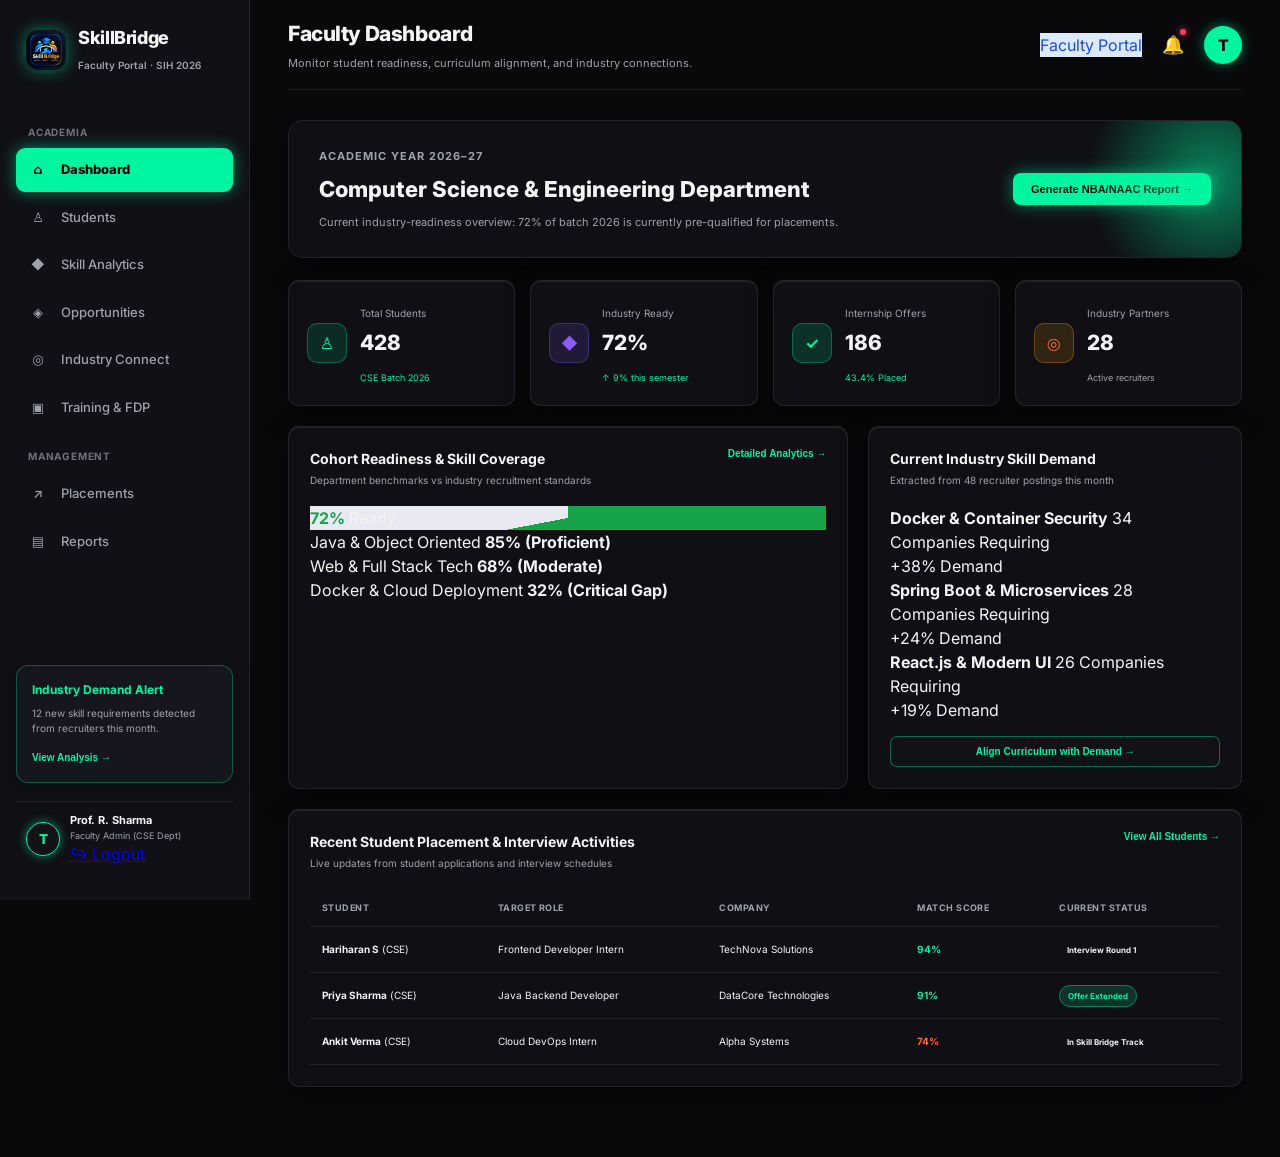
<file: teacher.html>
<!DOCTYPE html>
<html lang="en">

<head>
    <meta charset="UTF-8">
    <meta name="viewport" content="width=device-width, initial-scale=1.0">
    <title>SkillBridge | Faculty & Academia Dashboard</title>
    <link rel="icon" type="image/jpeg" href="logo-dark.jpg">
    <link rel="apple-touch-icon" href="logo-dark.jpg">

    <link rel="stylesheet" href="Accademia/style.css">
    <link rel="stylesheet" href="style.css">
    <link rel="preconnect" href="https://fonts.googleapis.com">
    <link rel="preconnect" href="https://fonts.gstatic.com" crossorigin>
    <link href="https://fonts.googleapis.com/css2?family=Inter:wght@400;500;600;700;800&display=swap" rel="stylesheet">
</head>

<body>

    <!-- ================= SIDEBAR ================= -->
    <aside class="sidebar">

        <div class="logo">
            <div class="logo-icon" style="background: transparent; display: flex; align-items: center; justify-content: center; padding: 0; overflow: hidden;">
                <img src="logo-dark.jpg" alt="SkillBridge Logo" class="logo-dark-theme" style="width: 38px; height: 38px; border-radius: 10px; object-fit: contain;">
                <img src="logo-light.jpg" alt="SkillBridge Logo" class="logo-light-theme" style="width: 38px; height: 38px; border-radius: 10px; object-fit: contain;">
            </div>
            <div>
                <h2>SkillBridge</h2>
                <span>Faculty Portal · SIH 2026</span>
            </div>
        </div>

        <nav>
            <p class="nav-title">ACADEMIA</p>

            <a href="#" class="nav-link active" onclick="showPage('dashboard', this)">
                <span>⌂</span> Dashboard
            </a>

            <a href="#" class="nav-link" onclick="showPage('students', this)">
                <span>♙</span> Students
            </a>

            <a href="#" class="nav-link" onclick="showPage('skills', this)">
                <span>◆</span> Skill Analytics
            </a>

            <a href="#" class="nav-link" onclick="showPage('opportunities', this)">
                <span>◈</span> Opportunities
            </a>

            <a href="#" class="nav-link" onclick="showPage('industry', this)">
                <span>◎</span> Industry Connect
            </a>

            <a href="#" class="nav-link" onclick="showPage('training', this)">
                <span>▣</span> Training & FDP
            </a>

            <p class="nav-title">MANAGEMENT</p>

            <a href="#" class="nav-link" onclick="showPage('placements', this)">
                <span>↗</span> Placements
            </a>

            <a href="#" class="nav-link" onclick="showPage('reports', this)">
                <span>▤</span> Reports
            </a>
        </nav>

        <div class="sidebar-bottom">
            <div class="help-box">
                <strong>Industry Demand Alert</strong>
                <p>12 new skill requirements detected from recruiters this month.</p>
                <button onclick="showPage('skills')">View Analysis →</button>
            </div>

            <div class="user-mini">
                <div class="avatar teacher-avatar">T</div>
                <div>
                    <strong>Prof. R. Sharma</strong>
                    <span>Faculty Admin (CSE Dept)</span>
                    <a href="index.html" class="logout-link">↪ Logout</a>
                </div>
            </div>
        </div>

    </aside>

    <!-- ================= MAIN ================= -->
    <main class="main">

        <!-- HEADER -->
        <header class="header">
            <div>
                <h1 id="page-title">Faculty Dashboard</h1>
                <p id="page-subtitle">Monitor student readiness, curriculum alignment, and industry connections.</p>
            </div>

            <div class="header-right">
                <span class="portal-tag" style="background:#dbeafe; color:#1d4ed8; border-color:#bfdbfe;">Faculty Portal</span>
                <div class="notification" onclick="showToast('4 students shortlisted for interview today!')">
                    🔔
                    <span></span>
                </div>
                <div class="profile-circle teacher" onclick="showToast('Logged in as Prof. Sharma (CSE Dept Head)')">
                    T
                </div>
            </div>
        </header>

        <!-- ================= DASHBOARD ================= -->
        <section id="dashboard" class="page active-page">

            <div class="welcome teacher-welcome">
                <div>
                    <p class="small-text">ACADEMIC YEAR 2026–27</p>
                    <h2>Computer Science & Engineering Department</h2>
                    <p>Current industry-readiness overview: 72% of batch 2026 is currently pre-qualified for placements.</p>
                </div>

                <button class="primary-btn" onclick="showPage('reports')">
                    Generate NBA/NAAC Report →
                </button>
            </div>

            <!-- STATS -->
            <div class="stats-grid">
                <div class="stat-card">
                    <div class="stat-icon blue">♙</div>
                    <div>
                        <span>Total Students</span>
                        <h3>428</h3>
                        <small class="positive">CSE Batch 2026</small>
                    </div>
                </div>

                <div class="stat-card">
                    <div class="stat-icon purple">◆</div>
                    <div>
                        <span>Industry Ready</span>
                        <h3>72%</h3>
                        <small class="positive">↑ 9% this semester</small>
                    </div>
                </div>

                <div class="stat-card">
                    <div class="stat-icon green">✓</div>
                    <div>
                        <span>Internship Offers</span>
                        <h3>186</h3>
                        <small class="positive">43.4% Placed</small>
                    </div>
                </div>

                <div class="stat-card">
                    <div class="stat-icon orange">◎</div>
                    <div>
                        <span>Industry Partners</span>
                        <h3>28</h3>
                        <small>Active recruiters</small>
                    </div>
                </div>
            </div>

            <!-- DASHBOARD GRID -->
            <div class="dashboard-grid">

                <!-- READINESS OVERVIEW -->
                <div class="card">
                    <div class="card-header">
                        <div>
                            <h3>Cohort Readiness & Skill Coverage</h3>
                            <p>Department benchmarks vs industry recruitment standards</p>
                        </div>
                        <button class="text-btn" onclick="showPage('skills')">Detailed Analytics →</button>
                    </div>

                    <div class="readiness-content">
                        <div class="progress-ring" style="background: conic-gradient(#16a34a 72%, #e8e9f1 0);">
                            <div class="ring-inner">
                                <strong style="color:#16a34a;">72%</strong>
                                <span>Ready</span>
                            </div>
                        </div>

                        <div class="skill-summary">
                            <div class="skill-row">
                                <span>Java & Object Oriented</span>
                                <strong>85% (Proficient)</strong>
                            </div>
                            <div class="bar"><div style="width:85%; background:#16a34a;"></div></div>

                            <div class="skill-row">
                                <span>Web & Full Stack Tech</span>
                                <strong>68% (Moderate)</strong>
                            </div>
                            <div class="bar"><div style="width:68%; background:#f59e0b;"></div></div>

                            <div class="skill-row">
                                <span>Docker & Cloud Deployment</span>
                                <strong>32% (Critical Gap)</strong>
                            </div>
                            <div class="bar"><div style="width:32%; background:#dc2626;"></div></div>
                        </div>
                    </div>
                </div>

                <!-- TOP SKILLS DEMANDED -->
                <div class="card">
                    <div class="card-header">
                        <div>
                            <h3>Current Industry Skill Demand</h3>
                            <p>Extracted from 48 recruiter postings this month</p>
                        </div>
                    </div>

                    <div class="demand-card">
                        <div>
                            <strong>Docker & Container Security</strong>
                            <span>34 Companies Requiring</span>
                        </div>
                        <div class="demand-badge">+38% Demand</div>
                    </div>

                    <div class="demand-card">
                        <div>
                            <strong>Spring Boot & Microservices</strong>
                            <span>28 Companies Requiring</span>
                        </div>
                        <div class="demand-badge">+24% Demand</div>
                    </div>

                    <div class="demand-card">
                        <div>
                            <strong>React.js & Modern UI</strong>
                            <span>26 Companies Requiring</span>
                        </div>
                        <div class="demand-badge">+19% Demand</div>
                    </div>

                    <button class="outline-btn" style="width:100%; margin-top:14px;" onclick="showPage('skills')">
                        Align Curriculum with Demand →
                    </button>
                </div>

            </div>

            <!-- RECENT STUDENT HIGHLIGHTS -->
            <div class="card">
                <div class="card-header">
                    <div>
                        <h3>Recent Student Placement & Interview Activities</h3>
                        <p>Live updates from student applications and interview schedules</p>
                    </div>
                    <button class="text-btn" onclick="showPage('students')">View All Students →</button>
                </div>

                <table>
                    <thead>
                        <tr>
                            <th>Student</th>
                            <th>Target Role</th>
                            <th>Company</th>
                            <th>Match Score</th>
                            <th>Current Status</th>
                        </tr>
                    </thead>
                    <tbody>
                        <tr>
                            <td><strong>Hariharan S</strong> (CSE)</td>
                            <td>Frontend Developer Intern</td>
                            <td>TechNova Solutions</td>
                            <td><strong style="color:var(--primary);">94%</strong></td>
                            <td><span class="status interview">Interview Round 1</span></td>
                        </tr>
                        <tr>
                            <td><strong>Priya Sharma</strong> (CSE)</td>
                            <td>Java Backend Developer</td>
                            <td>DataCore Technologies</td>
                            <td><strong style="color:var(--primary);">91%</strong></td>
                            <td><span class="status ready">Offer Extended</span></td>
                        </tr>
                        <tr>
                            <td><strong>Ankit Verma</strong> (CSE)</td>
                            <td>Cloud DevOps Intern</td>
                            <td>Alpha Systems</td>
                            <td><strong style="color:var(--orange);">74%</strong></td>
                            <td><span class="status pending">In Skill Bridge Track</span></td>
                        </tr>
                    </tbody>
                </table>
            </div>

        </section>

        <!-- ================= STUDENTS ================= -->
        <section id="students" class="page">
            <div class="page-actions">
                <div>
                    <h2>Student Readiness Directory</h2>
                    <p>Track academic performance, skill assessments, and hiring status.</p>
                </div>
                <button class="primary-btn" onclick="showToast('Exporting student readiness roster to Excel/PDF...')">
                    Export Student Roster
                </button>
            </div>

            <div class="search-bar">
                <span>⌕</span>
                <input type="text" placeholder="Search student name, roll number, or skill..." onkeyup="searchStudents(this.value)">
                <select onchange="filterStudentStatus(this.value)">
                    <option value="all">All Statuses</option>
                    <option value="ready">Placement Ready</option>
                    <option value="internship">In Interview / Internship</option>
                    <option value="support">Needs Skill Support</option>
                </select>
            </div>

            <div class="card">
                <table>
                    <thead>
                        <tr>
                            <th>Roll No. & Student</th>
                            <th>CGPA</th>
                            <th>Readiness Score</th>
                            <th>Primary Focus</th>
                            <th>Status</th>
                            <th>Action</th>
                        </tr>
                    </thead>
                    <tbody id="students-table-body">
                        <tr data-status="internship">
                            <td><strong>2026CS1044 · Hariharan S</strong></td>
                            <td>8.74</td>
                            <td><strong style="color:var(--primary);">78%</strong></td>
                            <td>Frontend & React</td>
                            <td><span class="status interview">Interview Scheduled</span></td>
                            <td><button class="outline-btn" onclick="showToast('Viewing verified portfolio of Hariharan S')">View Profile</button></td>
                        </tr>
                        <tr data-status="ready">
                            <td><strong>2026CS1018 · Priya Sharma</strong></td>
                            <td>8.92</td>
                            <td><strong style="color:var(--green);">91%</strong></td>
                            <td>Java & Microservices</td>
                            <td><span class="status ready">Offer Received</span></td>
                            <td><button class="outline-btn" onclick="showToast('Viewing verified portfolio of Priya Sharma')">View Profile</button></td>
                        </tr>
                        <tr data-status="internship">
                            <td><strong>2026CS1082 · Siddharth M</strong></td>
                            <td>8.21</td>
                            <td><strong style="color:var(--primary);">82%</strong></td>
                            <td>Edge AI & Robotics</td>
                            <td><span class="status internship">Live Project Active</span></td>
                            <td><button class="outline-btn" onclick="showToast('Viewing verified portfolio of Siddharth M')">View Profile</button></td>
                        </tr>
                        <tr data-status="support">
                            <td><strong>2026CS1104 · Ankit Verma</strong></td>
                            <td>7.65</td>
                            <td><strong style="color:var(--orange);">62%</strong></td>
                            <td>Cloud DevOps</td>
                            <td><span class="status support">Needs Docker Training</span></td>
                            <td><button class="outline-btn" onclick="showToast('Assigning personalized roadmap to Ankit')">Assign Roadmap</button></td>
                        </tr>
                        <tr data-status="ready">
                            <td><strong>2026CS1055 · Kavitha R</strong></td>
                            <td>9.14</td>
                            <td><strong style="color:var(--green);">89%</strong></td>
                            <td>Full Stack Python</td>
                            <td><span class="status ready">Placement Ready</span></td>
                            <td><button class="outline-btn" onclick="showToast('Viewing verified portfolio of Kavitha R')">View Profile</button></td>
                        </tr>
                    </tbody>
                </table>
            </div>
        </section>

        <!-- ================= SKILL ANALYTICS ================= -->
        <section id="skills" class="page">
            <div class="page-actions">
                <div>
                    <h2>Curriculum & Skill Gap Analytics</h2>
                    <p>Empirical evidence to update syllabi and bridge student gaps before placements.</p>
                </div>
            </div>

            <!-- AI Curriculum Alignment Recommendation (Slide 2 & 4) -->
            <div class="recommendation-banner">
                <div class="ai-icon">💡</div>
                <div style="flex:1;">
                    <h4>AI Board-of-Studies Curriculum Advisory</h4>
                    <p>
                        Analysis of 48 live industry postings indicates that <strong>68% of recruiting companies</strong> 
                        require <em>Docker & Container Security</em>. Our 6th-semester syllabus currently lacks practical cloud deployment.
                    </p>
                </div>
                <button class="primary-btn" onclick="adoptCurriculum(this, 'Cloud & Containers')">
                    Adopt in Syllabus →
                </button>
            </div>

            <div class="dashboard-grid">
                <!-- Cohort Deficit Heatmap -->
                <div class="card">
                    <div class="card-header">
                        <div>
                            <h3>Cohort Skill Deficit Heatmap (Batch 2026)</h3>
                            <p>Percentage of students lacking specific industry capabilities</p>
                        </div>
                    </div>

                    <div class="cohort-bars">
                        <div class="cohort-row">
                            <span>Docker & Containers</span>
                            <div class="cohort-bar"><div class="cohort-fill" style="width:68%;"></div></div>
                            <strong style="color:var(--red);">68% Deficit</strong>
                        </div>

                        <div class="cohort-row">
                            <span>Spring Boot & Microservices</span>
                            <div class="cohort-bar"><div class="cohort-fill warning" style="width:52%;"></div></div>
                            <strong style="color:var(--orange);">52% Deficit</strong>
                        </div>

                        <div class="cohort-row">
                            <span>React & State Management</span>
                            <div class="cohort-bar"><div class="cohort-fill warning" style="width:38%;"></div></div>
                            <strong style="color:var(--orange);">38% Deficit</strong>
                        </div>

                        <div class="cohort-row">
                            <span>Relational SQL & Queries</span>
                            <div class="cohort-bar"><div class="cohort-fill success" style="width:16%;"></div></div>
                            <strong style="color:var(--green);">16% (Good)</strong>
                        </div>

                        <div class="cohort-row">
                            <span>Core Java & OOP</span>
                            <div class="cohort-bar"><div class="cohort-fill success" style="width:12%;"></div></div>
                            <strong style="color:var(--green);">12% (Strong)</strong>
                        </div>
                    </div>
                </div>

                <!-- Suggested Actions -->
                <div class="card">
                    <div class="card-header">
                        <div>
                            <h3>Recommended Interventions</h3>
                            <p>Immediate steps to boost department placement rate</p>
                        </div>
                    </div>

                    <div style="display:flex; flex-direction:column; gap:12px;">
                        <div style="background:#f8fafc; padding:12px; border-radius:8px; border:1px solid #e2e8f0;">
                            <strong style="font-size:12px;">1. Schedule 3-Day Docker Bootcamp</strong>
                            <p style="font-size:11px; color:var(--muted); margin-top:2px;">Sponsored by TechNova corporate trainers for 3rd-year students.</p>
                            <button class="outline-btn" style="margin-top:8px;" onclick="showToast('Docker Bootcamp scheduled for next weekend!')">Schedule Bootcamp</button>
                        </div>

                        <div style="background:#f8fafc; padding:12px; border-radius:8px; border:1px solid #e2e8f0;">
                            <strong style="font-size:12px;">2. Mandatory Mock Coding Assessments</strong>
                            <p style="font-size:11px; color:var(--muted); margin-top:2px;">Automated aptitude and data structures pre-screening tests.</p>
                            <button class="outline-btn" style="margin-top:8px;" onclick="showToast('Mock Assessment assigned to all 428 students!')">Dispatch Assessment</button>
                        </div>
                    </div>
                </div>
            </div>
        </section>

        <!-- ================= OPPORTUNITIES ================= -->
        <section id="opportunities" class="page">
            <div class="page-actions">
                <div>
                    <h2>Live Industry Opportunities</h2>
                    <p>Current openings posted by verified recruiting companies.</p>
                </div>
            </div>

            <div class="opportunity-grid">
                <div class="opportunity-card">
                    <div class="company-logo">T</div>
                    <div class="match-badge">34 Eligible Students</div>
                    <h3>Frontend Developer Intern</h3>
                    <p class="company">TechNova Solutions · Chennai</p>
                    <div class="tags">
                        <span>HTML</span><span>CSS</span><span>JavaScript</span><span>React</span>
                    </div>
                    <div class="opportunity-footer">
                        <span>Stipend: ₹25,000/mo</span>
                        <span>Deadline: Sep 15</span>
                    </div>
                    <button class="primary-btn" onclick="showToast('Batch recommendations dispatched to TechNova HR!')">
                        Recommend Top Students
                    </button>
                </div>

                <div class="opportunity-card">
                    <div class="company-logo purple-logo">D</div>
                    <div class="match-badge">26 Eligible Students</div>
                    <h3>Java Developer Intern</h3>
                    <p class="company">DataCore Technologies · Bengaluru</p>
                    <div class="tags">
                        <span>Java</span><span>SQL</span><span>Spring Boot</span>
                    </div>
                    <div class="opportunity-footer">
                        <span>Stipend: ₹30,000/mo</span>
                        <span>Deadline: Sep 20</span>
                    </div>
                    <button class="primary-btn" onclick="showToast('Batch recommendations dispatched to DataCore HR!')">
                        Recommend Top Students
                    </button>
                </div>

                <div class="opportunity-card">
                    <div class="company-logo orange-logo">A</div>
                    <div class="match-badge">19 Eligible Students</div>
                    <h3>Software Engineer Trainee</h3>
                    <p class="company">Alpha Systems · Hyderabad</p>
                    <div class="tags">
                        <span>Python</span><span>DSA</span><span>Git</span>
                    </div>
                    <div class="opportunity-footer">
                        <span>Package: 8.5 LPA</span>
                        <span>Deadline: Sep 30</span>
                    </div>
                    <button class="primary-btn" onclick="showToast('Batch recommendations dispatched to Alpha Systems HR!')">
                        Recommend Top Students
                    </button>
                </div>
            </div>
        </section>

        <!-- ================= INDUSTRY CONNECT ================= -->
        <section id="industry" class="page">
            <div class="page-actions">
                <div>
                    <h2>Academia-Industry Collaboration (Slide 4)</h2>
                    <p>Faculty-Company joint research, consulting on technical problems, and technology updates.</p>
                </div>
                <button class="primary-btn" onclick="showToast('Technical problem submission form opened')">
                    + Propose Joint Project
                </button>
            </div>

            <div class="dashboard-grid">
                <div class="card">
                    <h3>Active Industrial Technical Challenges</h3>
                    <p style="font-size:12px; color:var(--muted); margin-bottom:16px;">Real-world problems posted by companies for faculty-student research.</p>

                    <div style="background:#f8fafc; border:1px solid #e2e8f0; border-radius:10px; padding:16px; margin-bottom:14px;">
                        <span class="demand-badge" style="background:#ede9fe; color:#6d28d9;">R&D Challenge #104</span>
                        <h4 style="font-size:14px; margin:6px 0 4px;">Low-Latency Vector Indexing for GenAI Search</h4>
                        <p style="font-size:12px; color:var(--muted);">TechNova Solutions · Faculty Lead Needed · ₹3.5 Lakh Grant</p>
                        <button class="primary-btn" style="margin-top:10px;" onclick="showToast('Consulting proposal drafted by CSE Department!')">Lead Consultation →</button>
                    </div>

                    <div style="background:#f8fafc; border:1px solid #e2e8f0; border-radius:10px; padding:16px;">
                        <span class="demand-badge" style="background:#ecfeff; color:#0e7490;">IoT & Robotics Challenge</span>
                        <h4 style="font-size:14px; margin:6px 0 4px;">Edge Vision System for Autonomous Warehouse Carts</h4>
                        <p style="font-size:12px; color:var(--muted);">CloudWave Robotics · CSE/ECE Joint Research · ₹5.0 Lakh Grant</p>
                        <button class="primary-btn" style="margin-top:10px;" onclick="showToast('Research collaboration initiated!')">Lead Consultation →</button>
                    </div>
                </div>

                <div class="card">
                    <h3>MoU & Corporate Network</h3>
                    <p style="font-size:12px; color:var(--muted); margin-bottom:16px;">28 active corporate partners providing internships & FDPs.</p>

                    <div style="display:flex; flex-direction:column; gap:10px;">
                        <div style="display:flex; justify-content:space-between; align-items:center; padding:10px 0; border-bottom:1px solid #f1f2f6;">
                            <div>
                                <strong>TechNova Solutions</strong>
                                <div style="font-size:11px; color:var(--muted);">Tier 1 Partner · 48 Hires</div>
                            </div>
                            <span class="status ready">Active MoU</span>
                        </div>

                        <div style="display:flex; justify-content:space-between; align-items:center; padding:10px 0; border-bottom:1px solid #f1f2f6;">
                            <div>
                                <strong>DataCore Technologies</strong>
                                <div style="font-size:11px; color:var(--muted);">Enterprise Partner · 32 Hires</div>
                            </div>
                            <span class="status ready">Active MoU</span>
                        </div>

                        <div style="display:flex; justify-content:space-between; align-items:center; padding:10px 0;">
                            <div>
                                <strong>CloudWave Robotics</strong>
                                <div style="font-size:11px; color:var(--muted);">R&D Sponsor · 14 Hires</div>
                            </div>
                            <span class="status ready">Active MoU</span>
                        </div>
                    </div>
                </div>
            </div>
        </section>

        <!-- ================= TRAINING & FDP ================= -->
        <section id="training" class="page">
            <div class="page-actions">
                <div>
                    <h2>Faculty Development Programs (FDP) & Workshops</h2>
                    <p>Up-to-date industrial technology training for academic faculty and lab staff (Slide 4).</p>
                </div>
            </div>

            <div class="opportunity-grid">
                <div class="card">
                    <span class="demand-badge" style="background:#fee2e2; color:#991b1b;">High Priority FDP</span>
                    <h3 style="font-size:15px; margin:10px 0 4px;">Generative AI & LLMs in Production</h3>
                    <p style="font-size:12px; color:var(--muted); margin-bottom:14px;">5-day hands-on corporate workshop conducted by TechNova AI engineers.</p>
                    <div style="font-size:11px; color:var(--muted); margin-bottom:14px;">
                        📅 Oct 10–14, 2026 &nbsp; • &nbsp; 📍 Hybrid / Campus
                    </div>
                    <button class="primary-btn" style="width:100%;" onclick="nominateFaculty(this, 'GenAI FDP')">
                        Nominate Faculty
                    </button>
                </div>

                <div class="card">
                    <span class="demand-badge" style="background:#fef3c7; color:#92400e;">DevOps Workshop</span>
                    <h3 style="font-size:15px; margin:10px 0 4px;">Kubernetes & CI/CD Pipelines</h3>
                    <p style="font-size:12px; color:var(--muted); margin-bottom:14px;">Hands-on training for professors to establish modern cloud labs.</p>
                    <div style="font-size:11px; color:var(--muted); margin-bottom:14px;">
                        📅 Nov 02–05, 2026 &nbsp; • &nbsp; 📍 Hands-on Cloud Lab
                    </div>
                    <button class="primary-btn" style="width:100%;" onclick="nominateFaculty(this, 'DevOps FDP')">
                        Nominate Faculty
                    </button>
                </div>

                <div class="card">
                    <span class="demand-badge" style="background:#dbeafe; color:#1e40af;">Pedagogy & Trends</span>
                    <h3 style="font-size:15px; margin:10px 0 4px;">Industry-Aligned Curriculum Design</h3>
                    <p style="font-size:12px; color:var(--muted); margin-bottom:14px;">AICTE approved curriculum restructuring masterclass for HODs.</p>
                    <div style="font-size:11px; color:var(--muted); margin-bottom:14px;">
                        📅 Nov 18–19, 2026 &nbsp; • &nbsp; 📍 University Auditorium
                    </div>
                    <button class="primary-btn" style="width:100%;" onclick="nominateFaculty(this, 'Curriculum Design FDP')">
                        Nominate Faculty
                    </button>
                </div>
            </div>
        </section>

        <!-- ================= PLACEMENTS ================= -->
        <section id="placements" class="page">
            <div class="page-actions">
                <div>
                    <h2>Placements & Internship Tracking</h2>
                    <p>Real-time outcomes, recruiter statistics, and salary metrics for batch 2026.</p>
                </div>
            </div>

            <div class="stats-grid">
                <div class="stat-card">
                    <div class="stat-icon green">₹</div>
                    <div>
                        <span>Highest Package</span>
                        <h3>18.5 LPA</h3>
                        <small class="positive">TechNova Solutions</small>
                    </div>
                </div>

                <div class="stat-card">
                    <div class="stat-icon blue">📊</div>
                    <div>
                        <span>Average Package</span>
                        <h3>7.2 LPA</h3>
                        <small class="positive">↑ 14% vs 2025</small>
                    </div>
                </div>

                <div class="stat-card">
                    <div class="stat-icon purple">🎓</div>
                    <div>
                        <span>Offers Released</span>
                        <h3>186</h3>
                        <small class="positive">43.4% Placement Rate</small>
                    </div>
                </div>

                <div class="stat-card">
                    <div class="stat-icon orange">⏱</div>
                    <div>
                        <span>Active Drives</span>
                        <h3>08</h3>
                        <small>Ongoing this week</small>
                    </div>
                </div>
            </div>

            <div class="card">
                <h3>Placement Outcome Distribution</h3>
                <p style="font-size:12px; color:var(--muted); margin-bottom:14px;">Status breakdown for 428 final-year Computer Science students.</p>

                <div style="display:flex; height:28px; border-radius:6px; overflow:hidden; margin-bottom:14px;">
                    <div style="width:43.4%; background:#16a34a; color:white; display:flex; align-items:center; justify-content:center; font-size:11px; font-weight:700;">
                        Placed (43.4%)
                    </div>
                    <div style="width:34.6%; background:#3b82f6; color:white; display:flex; align-items:center; justify-content:center; font-size:11px; font-weight:700;">
                        In Interview Rounds (34.6%)
                    </div>
                    <div style="width:22.0%; background:#f59e0b; color:white; display:flex; align-items:center; justify-content:center; font-size:11px; font-weight:700;">
                        Skill Bridge Track (22%)
                    </div>
                </div>

                <div style="display:flex; gap:24px; font-size:12px; color:var(--muted);">
                    <span>🟢 186 Students Placed</span>
                    <span>🔵 148 In Interview Process</span>
                    <span>🟡 94 In Skill Gap Closing Roadmaps</span>
                </div>
            </div>
        </section>

        <!-- ================= REPORTS ================= -->
        <section id="reports" class="page">
            <div class="page-actions">
                <div>
                    <h2>Accreditation & Outcome Reports</h2>
                    <p>Auto-generated evidence reports for NBA, NAAC, AICTE and NIRF inspections.</p>
                </div>
            </div>

            <div class="dashboard-grid">
                <div class="card">
                    <h3>NBA Criterion 2: Teaching & Learning Outcomes</h3>
                    <p style="font-size:12px; color:var(--muted); margin:6px 0 16px;">
                        Demonstrates industry skill mapping, student diagnostic assessments, and curriculum alignment initiatives.
                    </p>
                    <button class="primary-btn" onclick="showToast('NBA Criterion 2 PDF Report downloaded!')">
                        📥 Download NBA Report (PDF)
                    </button>
                </div>

                <div class="card">
                    <h3>NAAC Criterion 5: Student Support & Progression</h3>
                    <p style="font-size:12px; color:var(--muted); margin:6px 0 16px;">
                        Complete roster of student internships, placement packages, and career guidance roadmaps.
                    </p>
                    <button class="primary-btn" onclick="showToast('NAAC Criterion 5 Progression Summary downloaded!')">
                        📥 Download NAAC Report (PDF)
                    </button>
                </div>
            </div>
        </section>

    </main>

    <!-- ================= TOAST ================= -->
    <div id="toast" class="toast">
        ✓ Action completed successfully
    </div>

    <!-- JAVASCRIPT -->
    <script>
        function showPage(pageId, element = null) {
            const pages = document.querySelectorAll(".page");
            pages.forEach(page => page.classList.remove("active-page"));

            const selectedPage = document.getElementById(pageId);
            if (selectedPage) {
                selectedPage.classList.add("active-page");
            }

            const navLinks = document.querySelectorAll(".nav-link");
            navLinks.forEach(link => link.classList.remove("active"));

            if (element) {
                element.classList.add("active");
            } else {
                navLinks.forEach(link => {
                    if (link.getAttribute("onclick") && link.getAttribute("onclick").includes(`'${pageId}'`)) {
                        link.classList.add("active");
                    }
                });
            }

            const titles = {
                dashboard: "Faculty Dashboard",
                students: "Students Directory",
                skills: "Skill Analytics & Curriculum",
                opportunities: "Industry Opportunities",
                industry: "Industry Connect & Joint R&D",
                training: "Training & FDP",
                placements: "Placements Overview",
                reports: "Accreditation Reports"
            };

            const subtitles = {
                dashboard: "Monitor student readiness, curriculum alignment, and industry connections.",
                students: "Track student performance, skill assessments, and hiring status.",
                skills: "Empirical evidence to update syllabi and bridge student gaps before placements.",
                opportunities: "Current openings posted by verified recruiting companies.",
                industry: "Faculty-Company joint research, consulting on technical problems, and technology updates.",
                training: "Up-to-date industrial technology training for academic faculty and lab staff.",
                placements: "Real-time outcomes, recruiter statistics, and salary metrics for batch 2026.",
                reports: "Auto-generated evidence reports for NBA, NAAC, AICTE and NIRF inspections."
            };

            if (titles[pageId]) document.getElementById("page-title").textContent = titles[pageId];
            if (subtitles[pageId]) document.getElementById("page-subtitle").textContent = subtitles[pageId];

            window.scrollTo({ top: 0, behavior: "smooth" });
        }

        function searchStudents(query) {
            const trs = document.querySelectorAll("#students-table-body tr");
            const q = query.toLowerCase();

            trs.forEach(tr => {
                const text = tr.innerText.toLowerCase();
                tr.style.display = text.includes(q) ? "" : "none";
            });
        }

        function filterStudentStatus(status) {
            const trs = document.querySelectorAll("#students-table-body tr");
            trs.forEach(tr => {
                if (status === "all") {
                    tr.style.display = "";
                } else {
                    const st = tr.getAttribute("data-status");
                    tr.style.display = (st === status) ? "" : "none";
                }
            });
        }

        function adoptCurriculum(btn, subject) {
            btn.textContent = "Scheduled in Syllabus ✓";
            btn.style.background = "#16a34a";
            btn.disabled = true;
            showToast(`"${subject}" added to upcoming Academic Board-of-Studies syllabus revision!`);
        }

        function nominateFaculty(btn, fdpTitle) {
            btn.textContent = "Faculty Nominated ✓";
            btn.style.background = "#16a34a";
            btn.disabled = true;
            showToast(`Department faculty delegation nominated for ${fdpTitle}!`);
        }

        function showToast(message) {
            const toast = document.getElementById("toast");
            toast.textContent = "✓ " + message;
            toast.classList.add("show");

            setTimeout(() => {
                toast.classList.remove("show");
            }, 3200);
        }
    </script>

</body>
</html>
</file>
<file: style.css>
/* ==========================================================================
   SkillBridge Platform Stylesheet - SIH 2026 (PS ID: SIH26044)
   Theme: Obsidian Dark Mode & Charcoal Glassmorphism (Tech SaaS Aesthetic)
   Background: Deep Obsidian Black (#09090B)
   Panels: Dark Charcoal Glassmorphism (rgba(18, 18, 24, 0.75))
   Accents: Glowing Cyber Neon Mint (#00F5A0) & Electric Violet (#8B5CF6)
   ========================================================================== */

@import url('https://fonts.googleapis.com/css2?family=Plus+Jakarta+Sans:wght@400;500;600;700;800&family=Inter:wght@400;500;600;700&family=JetBrains+Mono:wght@400;500;600&display=swap');

:root {
  /* ==========================================================================
     Obsidian & Charcoal Glassmorphism Design Tokens
     ========================================================================== */
  /* Background Canvas */
  --bg-app: #09090b;               /* Deep Obsidian Black (#09090B) */
  --bg-card: rgba(18, 18, 24, 0.78); /* Dark Charcoal Glassmorphism Panel */
  --bg-surface-elevated: #18181f;
  --bg-subtle: #0d0d12;            /* Minimalist Charcoal Inset */
  --bg-subtle-hover: #1c1c24;

  /* Structural & Headers */
  --navy: #09090b;
  --primary-navy: #09090b;
  --header-dark: #09090b;
  --header-dark-surface: #121216;

  /* Clean Typography with Perfect Contrast */
  --text-main: #f4f4f5;            /* Pure Crisp Off-White */
  --text-muted: #a1a1aa;           /* Zinc-400 Clean Body */
  --text-light: #71717a;           /* Zinc-500 Subtle Captions */
  --text-inverse: #09090b;         /* Deep Obsidian on Glowing Buttons */

  /* Sharp UI Boundaries */
  --border-light: rgba(255, 255, 255, 0.08);
  --border-medium: rgba(255, 255, 255, 0.16);

  /* Primary Accent: Cyber Neon Mint (#00F5A0) */
  --accent: #00f5a0;
  --accent-light: #5effc4;
  --accent-subtle: rgba(0, 245, 160, 0.12);
  --accent-border: rgba(0, 245, 160, 0.5);
  --accent-glow: rgba(0, 245, 160, 0.5);
  --accent-text: #09090b;

  --primary: #00f5a0;
  --primary-light: #5effc4;
  --primary-subtle: rgba(0, 245, 160, 0.12);
  --primary-border: rgba(0, 245, 160, 0.5);
  --blue: #8b5cf6;

  --cyan: #00f5a0;
  --cyan-subtle: rgba(0, 245, 160, 0.12);
  --cyan-border: rgba(0, 245, 160, 0.5);

  --lime: #00f5a0;
  --violet: #8b5cf6;
  --amber: #f59e0b;
  --amber-subtle: rgba(245, 158, 11, 0.15);
  --amber-border: rgba(245, 158, 11, 0.4);

  --orange: #ff6b35;
  --orange-subtle: rgba(255, 107, 53, 0.15);
  --orange-border: rgba(255, 107, 53, 0.4);

  --emerald: #00f5a0;
  --emerald-subtle: rgba(0, 245, 160, 0.12);
  --emerald-border: rgba(0, 245, 160, 0.4);

  --rose: #f43f5e;
  --rose-subtle: rgba(244, 63, 94, 0.15);
  --rose-border: rgba(244, 63, 94, 0.4);

  --purple: #8b5cf6;
  --purple-subtle: rgba(139, 92, 246, 0.15);
  --purple-border: rgba(139, 92, 246, 0.4);

  /* Boundaries & Smooth Shadow Depths */
  --radius-sm: 8px;
  --radius-md: 12px;
  --radius-lg: 16px;
  --radius-xl: 24px;
  --radius-full: 9999px;

  --shadow-sm: 0 2px 8px rgba(0, 0, 0, 0.4);
  --shadow-card: inset 0 1px 0 0 rgba(255, 255, 255, 0.08), 0 10px 30px -5px rgba(0, 0, 0, 0.7);
  --shadow-hover: inset 0 1px 0 0 rgba(255, 255, 255, 0.15), 0 20px 45px -10px rgba(0, 0, 0, 0.8), 0 0 25px var(--accent-glow);
  --shadow-xl: 0 25px 50px -12px rgba(0, 0, 0, 0.85);

  --font-heading: 'Plus Jakarta Sans', system-ui, -apple-system, sans-serif;
  --font-body: 'Inter', system-ui, -apple-system, sans-serif;
  --font-mono: 'JetBrains Mono', monospace;

  --transition-fast: 0.15s cubic-bezier(0.4, 0, 0.2, 1);
  --transition-normal: 0.25s cubic-bezier(0.4, 0, 0.2, 1);
}

/* Dynamic Accent Mode: Cyber Neon Mint (#00F5A0) */
[data-accent="mint"], [data-accent="lime"] {
  --accent: #00f5a0;
  --accent-light: #5effc4;
  --accent-subtle: rgba(0, 245, 160, 0.12);
  --accent-border: rgba(0, 245, 160, 0.5);
  --accent-glow: rgba(0, 245, 160, 0.5);
  --accent-text: #09090b;
  --primary: #00f5a0;
  --primary-light: #5effc4;
  --primary-subtle: rgba(0, 245, 160, 0.12);
  --primary-border: rgba(0, 245, 160, 0.5);
  --cyan: #00f5a0;
  --cyan-subtle: rgba(0, 245, 160, 0.12);
  --cyan-border: rgba(0, 245, 160, 0.5);
}

/* Dynamic Accent Mode: Ultra Electric Violet (#8B5CF6) */
[data-accent="violet"], [data-accent="purple"] {
  --accent: #8b5cf6;
  --accent-light: #a78bfa;
  --accent-subtle: rgba(139, 92, 246, 0.15);
  --accent-border: rgba(139, 92, 246, 0.5);
  --accent-glow: rgba(139, 92, 246, 0.55);
  --accent-text: #ffffff;
  --primary: #8b5cf6;
  --primary-light: #a78bfa;
  --primary-subtle: rgba(139, 92, 246, 0.15);
  --primary-border: rgba(139, 92, 246, 0.5);
  --cyan: #8b5cf6;
  --cyan-subtle: rgba(139, 92, 246, 0.15);
  --cyan-border: rgba(139, 92, 246, 0.5);
}

/* Dynamic Accent Mode: Hyper Cyan (#00E5FF) */
[data-accent="cyan"] {
  --accent: #00e5ff;
  --accent-light: #70f3ff;
  --accent-subtle: rgba(0, 229, 255, 0.14);
  --accent-border: rgba(0, 229, 255, 0.5);
  --accent-glow: rgba(0, 229, 255, 0.55);
  --accent-text: #09090b;
  --primary: #00e5ff;
  --primary-light: #70f3ff;
  --primary-subtle: rgba(0, 229, 255, 0.14);
  --primary-border: rgba(0, 229, 255, 0.5);
  --cyan: #00e5ff;
  --cyan-subtle: rgba(0, 229, 255, 0.14);
  --cyan-border: rgba(0, 229, 255, 0.5);
}

/* ==========================================================================
   OPTIONAL THEME: "PURPLE" LIGHT MODE CORPORATE SAAS DASHBOARD (#F4F5F7)
   ========================================================================== */
[data-theme="purple-light"] {
  /* Canvas & Spacious White Surfaces */
  --bg-app: #f4f5f7;               /* Crisp Light Grey Canvas (#F4F5F7) */
  --bg-card: #ffffff;              /* Spacious Clean White Cards (#FFFFFF) */
  --bg-surface-elevated: #ffffff;
  --bg-subtle: #f8f9fb;
  --bg-subtle-hover: #eef1f6;

  /* Structural & Headers */
  --navy: #1e293b;
  --primary-navy: #1e293b;
  --header-dark: #ffffff;
  --header-dark-surface: #f8f9fb;

  /* Typography with AAA Contrast Ratio */
  --text-main: #111827;            /* Slate 900 Deep Contrast */
  --text-muted: #4b5563;           /* Slate 600 Body */
  --text-light: #9ca3af;           /* Slate 400 */
  --text-inverse: #ffffff;

  /* Sharp UI Boundaries */
  --border-light: #e5e7eb;
  --border-medium: #d1d5db;

  /* High-Contrast Accents: Vibrant Purple (#A05AFF) & Mint Teal (#1BCFB4) */
  --accent: #a05aff;
  --accent-light: #b87cff;
  --accent-subtle: rgba(160, 90, 255, 0.1);
  --accent-border: rgba(160, 90, 255, 0.4);
  --accent-glow: rgba(160, 90, 255, 0.3);
  --accent-text: #ffffff;

  --primary: #a05aff;
  --primary-light: #b87cff;
  --primary-subtle: rgba(160, 90, 255, 0.1);
  --primary-border: rgba(160, 90, 255, 0.4);

  --mint-teal: #1bcfb4;
  --mint-teal-subtle: rgba(27, 207, 180, 0.12);
  --mint-teal-border: rgba(27, 207, 180, 0.4);

  --blue: #2563eb;
  --cyan: #1bcfb4;
  --cyan-subtle: rgba(27, 207, 180, 0.12);
  --cyan-border: rgba(27, 207, 180, 0.4);

  --emerald: #10b981;
  --emerald-subtle: rgba(16, 185, 129, 0.1);
  --emerald-border: rgba(16, 185, 129, 0.3);

  --amber: #f59e0b;
  --amber-subtle: rgba(245, 158, 11, 0.1);
  --amber-border: rgba(245, 158, 11, 0.3);

  --rose: #ef4444;
  --rose-subtle: rgba(239, 68, 68, 0.1);
  --rose-border: rgba(239, 68, 68, 0.3);

  --shadow-sm: 0 1px 3px rgba(0, 0, 0, 0.05);
  --shadow-card: 0 4px 20px -2px rgba(16, 24, 40, 0.05), 0 2px 6px -1px rgba(16, 24, 40, 0.03);
  --shadow-hover: 0 12px 28px -4px rgba(160, 90, 255, 0.12), 0 4px 10px -2px rgba(16, 24, 40, 0.06);
  --shadow-xl: 0 20px 30px -6px rgba(16, 24, 40, 0.1);
}

/* Light mode overrides for platform elements */
[data-theme="purple-light"] .top-banner {
  background: #ffffff;
  color: #64748b;
  border-bottom: 1px solid #e5e7eb;
}

[data-theme="purple-light"] .sih-badge {
  background: rgba(160, 90, 255, 0.1);
  border-color: rgba(160, 90, 255, 0.35);
  color: #a05aff;
  box-shadow: none;
}

[data-theme="purple-light"] .app-navbar {
  background: rgba(255, 255, 255, 0.95);
  backdrop-filter: blur(16px);
  -webkit-backdrop-filter: blur(16px);
  border-bottom: 1px solid #e5e7eb;
  box-shadow: 0 2px 10px rgba(0, 0, 0, 0.03);
}

[data-theme="purple-light"] .logo-dark-theme {
  display: none !important;
}

[data-theme="purple-light"] .logo-light-theme {
  display: block !important;
}

[data-theme="purple-light"] .brand-logo-icon {
  box-shadow: 0 4px 14px rgba(15, 23, 42, 0.08);
  border-radius: 12px;
}

[data-theme="purple-light"] .brand-text h1 {
  color: #0f172a;
}

[data-theme="purple-light"] .brand-text h1 span {
  color: #ff6b35;
}

[data-theme="purple-light"] .perspective-control {
  background: #f1f3f6;
  border: 1px solid #e2e8f0;
}

[data-theme="purple-light"] .perspective-btn {
  color: #64748b;
}

[data-theme="purple-light"] .perspective-btn:hover {
  color: #111827;
}

[data-theme="purple-light"] .perspective-btn.active {
  background: #a05aff;
  color: #ffffff;
  box-shadow: 0 2px 10px rgba(160, 90, 255, 0.3);
}

[data-theme="purple-light"] .btn-action-sm,
[data-theme="purple-light"] .btn-card-action:hover,
[data-theme="purple-light"] .btn-notify-academia {
  background: #a05aff;
  color: #ffffff;
}

[data-theme="purple-light"] .pill-filter-btn.active,
[data-theme="purple-light"] .faculty-filter-btn.active {
  background: #a05aff;
  color: #ffffff;
}

[data-theme="purple-light"] .metric-card,
[data-theme="purple-light"] .company-card,
[data-theme="purple-light"] .graphical-analysis-card,
[data-theme="purple-light"] .gap-analysis-card,
[data-theme="purple-light"] .roadmap-card,
[data-theme="purple-light"] .syllabus-feedback-box,
[data-theme="purple-light"] .formula-banner {
  background: #ffffff;
  border: 1px solid #e5e7eb;
  box-shadow: var(--shadow-card);
}

[data-theme="purple-light"] .formula-banner {
  color: #1f2937;
}

[data-theme="purple-light"] .syllabus-feedback-box {
  background: linear-gradient(135deg, #ffffff 0%, #f8f9fb 100%);
  color: #1f2937;
}

[data-theme="purple-light"] .feedback-text h4 {
  color: #111827;
}

[data-theme="purple-light"] .feedback-text p {
  color: #64748b;
}

[data-theme="purple-light"] .search-input {
  background: #ffffff;
  border: 1px solid #e5e7eb;
  color: #111827;
}

[data-theme="purple-light"] .role-select-dropdown {
  background: #ffffff;
  border: 1px solid #e5e7eb;
  color: #111827;
}

[data-theme="purple-light"] .modal-content {
  background: #ffffff;
  border: 1px solid #e5e7eb;
  color: #111827;
  box-shadow: 0 20px 40px rgba(0, 0, 0, 0.12);
}

[data-theme="purple-light"] .avatar {
  background: #f1f3f6;
  border: 1.5px solid #a05aff;
  color: #a05aff;
}

[data-theme="purple-light"] .radar-svg polygon[stroke="rgba(255, 255, 255, 0.08)"] {
  stroke: #e2e8f0;
}
[data-theme="purple-light"] .radar-svg line[stroke="rgba(255, 255, 255, 0.12)"] {
  stroke: #cbd5e1;
}
[data-theme="purple-light"] .radar-svg text {
  fill: #64748b;
}

/* Reset & Base */
*, *::before, *::after {
  box-sizing: border-box;
  margin: 0;
  padding: 0;
}

body {
  font-family: var(--font-body);
  background-color: var(--bg-app);
  color: var(--text-main);
  line-height: 1.5;
  -webkit-font-smoothing: antialiased;
  min-height: 100vh;
  display: flex;
  flex-direction: column;
}

/* ==========================================================================
   Header & Role Switcher
   ========================================================================== */
.top-banner {
  background: #09090b;
  color: var(--text-muted);
  padding: 8px 24px;
  font-size: 0.78rem;
  font-weight: 500;
  display: flex;
  align-items: center;
  justify-content: space-between;
  border-bottom: 1px solid rgba(255, 255, 255, 0.06);
}

.sih-badge {
  background: rgba(0, 245, 160, 0.12);
  border: 1px solid rgba(0, 245, 160, 0.45);
  padding: 2px 9px;
  border-radius: var(--radius-full);
  color: #00f5a0;
  font-weight: 700;
  font-family: var(--font-mono);
  box-shadow: 0 0 10px rgba(0, 245, 160, 0.2);
}

.banner-links {
  display: flex;
  align-items: center;
  gap: 14px;
}

.banner-links span {
  opacity: 0.9;
}

/* 60-30-10 Live Accent Switcher */
.accent-switcher-wrap {
  display: inline-flex;
  align-items: center;
  gap: 6px;
  background: rgba(255, 255, 255, 0.05);
  border: 1px solid rgba(255, 255, 255, 0.12);
  border-radius: var(--radius-full);
  padding: 2px 6px;
  margin-left: 10px;
}

.accent-switcher-label {
  font-size: 0.7rem;
  color: var(--text-muted);
  font-weight: 600;
  text-transform: uppercase;
  letter-spacing: 0.03em;
  padding-left: 4px;
}

.accent-pill {
  background: transparent;
  border: 1px solid transparent;
  font-family: var(--font-heading);
  font-size: 0.72rem;
  font-weight: 700;
  color: var(--text-muted);
  padding: 2px 8px;
  border-radius: var(--radius-full);
  cursor: pointer;
  display: inline-flex;
  align-items: center;
  gap: 4px;
  transition: all var(--transition-fast);
}

.accent-pill:hover {
  color: var(--text-main);
  background: rgba(255, 255, 255, 0.08);
}

.accent-pill.active[data-accent-choice="mint"],
.accent-pill.active[data-accent-choice="lime"] {
  background: #00f5a0;
  color: #09090b;
  border-color: #5effc4;
  box-shadow: 0 0 14px rgba(0, 245, 160, 0.6);
}

.accent-pill.active[data-accent-choice="violet"] {
  background: #8b5cf6;
  color: #ffffff;
  border-color: #a78bfa;
  box-shadow: 0 0 14px rgba(139, 92, 246, 0.6);
}

.accent-pill.active[data-accent-choice="cyan"] {
  background: #00e5ff;
  color: #09090b;
  border-color: #70f3ff;
  box-shadow: 0 0 14px rgba(0, 229, 255, 0.6);
}

/* Optional Theme Switcher (Obsidian Dark vs Purple Light) */
.theme-mode-wrap {
  display: inline-flex;
  align-items: center;
  gap: 4px;
  background: rgba(255, 255, 255, 0.06);
  border: 1px solid rgba(255, 255, 255, 0.14);
  border-radius: var(--radius-full);
  padding: 2px 6px;
  margin-left: 10px;
}

[data-theme="purple-light"] .theme-mode-wrap {
  background: #f1f3f6;
  border-color: #e2e8f0;
}

.theme-mode-label {
  font-size: 0.7rem;
  color: var(--text-muted);
  font-weight: 700;
  text-transform: uppercase;
  letter-spacing: 0.03em;
  padding-left: 4px;
}

.theme-pill {
  background: transparent;
  border: 1px solid transparent;
  font-family: var(--font-heading);
  font-size: 0.72rem;
  font-weight: 700;
  color: var(--text-muted);
  padding: 2px 9px;
  border-radius: var(--radius-full);
  cursor: pointer;
  display: inline-flex;
  align-items: center;
  gap: 4px;
  transition: all var(--transition-fast);
}

.theme-pill:hover {
  color: var(--text-main);
  background: rgba(255, 255, 255, 0.08);
}

[data-theme="purple-light"] .theme-pill:hover {
  color: #111827;
  background: #e2e8f0;
}

.theme-pill.active {
  background: var(--primary);
  color: var(--text-inverse);
  box-shadow: 0 0 12px var(--accent-glow);
}

[data-theme="purple-light"] .theme-pill.active {
  background: #a05aff;
  color: #ffffff;
  box-shadow: 0 2px 10px rgba(160, 90, 255, 0.35);
}

.app-navbar {
  background-color: rgba(9, 9, 11, 0.85);
  backdrop-filter: blur(20px);
  -webkit-backdrop-filter: blur(20px);
  border-bottom: 1px solid var(--border-light);
  position: sticky;
  top: 0;
  z-index: 100;
  padding: 14px 32px;
  display: flex;
  align-items: center;
  justify-content: space-between;
  box-shadow: 0 4px 24px rgba(0, 0, 0, 0.6);
}

.brand-wrapper {
  display: flex;
  align-items: center;
  gap: 14px;
}

.brand-logo-icon {
  width: 42px;
  height: 42px;
  border-radius: var(--radius-md);
  display: flex;
  align-items: center;
  justify-content: center;
  box-shadow: 0 4px 14px rgba(15, 23, 42, 0.25);
  transition: transform var(--transition-fast), box-shadow var(--transition-fast);
  overflow: hidden;
  background: transparent;
  flex-shrink: 0;
}

.brand-logo-icon:hover {
  transform: scale(1.05);
  box-shadow: 0 6px 18px var(--accent-glow);
}

.brand-logo-icon img {
  width: 100%;
  height: 100%;
  object-fit: contain;
  display: block;
  border-radius: var(--radius-md);
}

.logo-light-theme {
  display: none;
}

.logo-dark-theme {
  display: block;
}

.brand-text h1 {
  font-family: var(--font-heading);
  font-size: 1.35rem;
  font-weight: 800;
  letter-spacing: -0.02em;
  color: var(--text-main);
  display: flex;
  align-items: center;
  gap: 6px;
}

.brand-text h1 span {
  color: #ff8e53;
  transition: color var(--transition-fast);
}

.brand-subtitle {
  font-size: 0.72rem;
  color: var(--text-muted);
  font-weight: 600;
  text-transform: uppercase;
  letter-spacing: 0.04em;
}

/* Perspective / Role Switcher Segmented Control */
.perspective-control {
  background: var(--bg-subtle);
  border: 1px solid var(--border-light);
  padding: 4px;
  border-radius: var(--radius-full);
  display: flex;
  align-items: center;
  gap: 4px;
}

.perspective-btn {
  background: transparent;
  border: none;
  font-family: var(--font-heading);
  font-size: 0.85rem;
  font-weight: 600;
  padding: 7px 18px;
  border-radius: var(--radius-full);
  color: var(--text-muted);
  cursor: pointer;
  display: flex;
  align-items: center;
  gap: 8px;
  transition: all var(--transition-fast);
}

.perspective-btn:hover {
  color: var(--text-main);
}

.perspective-btn.active {
  background: var(--accent);
  color: #09090b;
  font-weight: 800;
  box-shadow: 0 0 16px var(--accent-glow);
}

.user-chip {
  display: flex;
  align-items: center;
  gap: 12px;
  padding: 6px 14px 6px 8px;
  background: var(--bg-subtle);
  border: 1px solid var(--border-light);
  border-radius: var(--radius-full);
}

.avatar {
  width: 34px;
  height: 34px;
  border-radius: var(--radius-full);
  background: rgba(18, 18, 24, 0.95);
  border: 1.5px solid var(--accent);
  color: var(--accent);
  display: flex;
  align-items: center;
  justify-content: center;
  font-weight: 800;
  font-size: 0.85rem;
}

.user-info {
  line-height: 1.2;
}

.user-name {
  font-size: 0.82rem;
  font-weight: 700;
  color: var(--text-main);
}

.user-tag {
  font-size: 0.7rem;
  color: var(--text-muted);
}

/* ==========================================================================
   Main Layout & Perspective Panels
   ========================================================================== */
.main-wrapper {
  max-width: 1440px;
  margin: 0 auto;
  padding: 28px 32px 64px 32px;
  width: 100%;
}

.portal-panel {
  display: none;
  animation: fadeIn 0.3s ease-in-out;
}

.portal-panel.active {
  display: block;
}

@keyframes fadeIn {
  from { opacity: 0; transform: translateY(6px); }
  to { opacity: 1; transform: translateY(0); }
}

/* Executive Metric Hero */
.hero-overview-grid {
  display: grid;
  grid-template-columns: repeat(4, 1fr);
  gap: 20px;
  margin-bottom: 32px;
}

.metric-card {
  background: var(--bg-card);
  backdrop-filter: blur(16px);
  -webkit-backdrop-filter: blur(16px);
  border: 1px solid var(--border-light);
  border-radius: var(--radius-lg);
  padding: 20px 22px;
  box-shadow: var(--shadow-card);
  position: relative;
  overflow: hidden;
  display: flex;
  flex-direction: column;
  justify-content: space-between;
  transition: transform var(--transition-fast), box-shadow var(--transition-fast), border-color var(--transition-fast);
}

.metric-card:hover {
  transform: translateY(-2px);
  box-shadow: var(--shadow-hover);
}

.metric-card::before {
  content: '';
  position: absolute;
  top: 0;
  left: 0;
  right: 0;
  height: 4px;
}

.metric-card.indigo::before { background: var(--primary); }
.metric-card.emerald::before { background: var(--emerald); }
.metric-card.amber::before { background: var(--amber); }
.metric-card.purple::before { background: var(--purple); }

.metric-header {
  display: flex;
  align-items: center;
  justify-content: space-between;
  margin-bottom: 12px;
}

.metric-title {
  font-size: 0.8rem;
  font-weight: 600;
  color: var(--text-muted);
  text-transform: uppercase;
  letter-spacing: 0.03em;
}

.metric-icon-wrap {
  width: 36px;
  height: 36px;
  border-radius: var(--radius-md);
  display: flex;
  align-items: center;
  justify-content: center;
  font-size: 1.1rem;
}

.metric-card.indigo .metric-icon-wrap { background: var(--primary-subtle); color: var(--primary); }
.metric-card.emerald .metric-icon-wrap { background: var(--emerald-subtle); color: var(--emerald); }
.metric-card.amber .metric-icon-wrap { background: var(--amber-subtle); color: var(--amber); }
.metric-card.purple .metric-icon-wrap { background: var(--purple-subtle); color: var(--purple); }

.metric-value-row {
  display: flex;
  align-items: baseline;
  gap: 10px;
}

.metric-value {
  font-family: var(--font-heading);
  font-size: 2rem;
  font-weight: 800;
  color: var(--text-main);
  letter-spacing: -0.03em;
}

.metric-trend {
  font-size: 0.78rem;
  font-weight: 600;
  padding: 2px 8px;
  border-radius: var(--radius-full);
}

.metric-trend.up {
  background: var(--emerald-subtle);
  color: var(--emerald);
}

.metric-trend.alert {
  background: var(--amber-subtle);
  color: var(--amber);
}

.metric-hint {
  font-size: 0.75rem;
  color: var(--text-muted);
  margin-top: 6px;
}

/* Navigation Tabs within Student Portal */
.system-tabs-nav {
  display: flex;
  align-items: center;
  gap: 12px;
  border-bottom: 1px solid var(--border-light);
  margin-bottom: 28px;
  padding-bottom: 2px;
}

.system-tab-btn {
  background: transparent;
  border: none;
  font-family: var(--font-heading);
  font-size: 0.98rem;
  font-weight: 700;
  color: var(--text-muted);
  padding: 12px 18px;
  border-bottom: 3px solid transparent;
  cursor: pointer;
  display: flex;
  align-items: center;
  gap: 9px;
  transition: all var(--transition-fast);
}

.system-tab-btn:hover {
  color: var(--text-main);
}

.system-tab-btn.active {
  color: var(--primary);
  border-bottom-color: var(--primary);
}

.system-tab-btn .badge-count {
  font-size: 0.72rem;
  font-weight: 700;
  padding: 2px 7px;
  border-radius: var(--radius-full);
  background: var(--bg-subtle);
  color: var(--text-muted);
}

.system-tab-btn.active .badge-count {
  background: var(--primary-subtle);
  color: var(--primary);
}

/* System Container Panels */
.system-section {
  display: none;
}

.system-section.active {
  display: block;
  animation: fadeIn 0.25s ease-in-out;
}

/* Section Header */
.section-header-row {
  display: flex;
  align-items: flex-end;
  justify-content: space-between;
  margin-bottom: 22px;
}

.section-header-row h2 {
  font-family: var(--font-heading);
  font-size: 1.45rem;
  font-weight: 800;
  color: var(--text-main);
  letter-spacing: -0.02em;
  display: flex;
  align-items: center;
  gap: 10px;
}

.section-header-row p {
  color: var(--text-muted);
  font-size: 0.88rem;
  margin-top: 4px;
}

/* ==========================================================================
   SYSTEM 1: MATCHING SYSTEM (Graphical & Multi-Tier)
   ========================================================================== */
.matching-layout-grid {
  display: grid;
  grid-template-columns: 1.15fr 0.85fr;
  gap: 28px;
  align-items: start;
}

.company-list-wrapper {
  display: flex;
  flex-direction: column;
  gap: 16px;
}

.filter-bar {
  display: flex;
  align-items: center;
  justify-content: space-between;
  flex-wrap: wrap;
  gap: 12px;
  background: var(--bg-card);
  padding: 12px 18px;
  border: 1px solid var(--border-light);
  border-radius: var(--radius-md);
  box-shadow: var(--shadow-sm);
}

.pill-filter-group {
  display: flex;
  align-items: center;
  gap: 6px;
  flex-wrap: wrap;
}

.pill-filter-btn, .faculty-filter-btn {
  background: var(--bg-subtle);
  border: 1px solid transparent;
  color: var(--text-muted);
  font-size: 0.78rem;
  font-weight: 600;
  padding: 5px 12px;
  border-radius: var(--radius-full);
  cursor: pointer;
  transition: all var(--transition-fast);
}

.pill-filter-btn:hover, .faculty-filter-btn:hover {
  background: var(--bg-subtle-hover);
  color: var(--text-main);
}

.pill-filter-btn.active, .faculty-filter-btn.active {
  background: var(--primary);
  color: #09090b;
  font-weight: 800;
  box-shadow: 0 0 14px var(--accent-glow);
}

.search-input-wrap {
  position: relative;
  width: 220px;
}

.search-input {
  width: 100%;
  padding: 7px 12px 7px 32px;
  border: 1px solid var(--border-light);
  border-radius: var(--radius-full);
  font-size: 0.82rem;
  background: var(--bg-subtle);
  color: var(--text-main);
  outline: none;
  font-family: var(--font-body);
}

.search-input:focus {
  border-color: var(--primary);
  background: var(--bg-card);
  box-shadow: 0 0 8px var(--accent-glow);
}

.search-icon {
  position: absolute;
  left: 11px;
  top: 50%;
  transform: translateY(-50%);
  color: var(--text-muted);
  font-size: 0.85rem;
}

/* Company Cards */
.company-card {
  background: var(--bg-card);
  backdrop-filter: blur(16px);
  -webkit-backdrop-filter: blur(16px);
  border: 1px solid var(--border-light);
  border-radius: var(--radius-lg);
  padding: 22px;
  box-shadow: var(--shadow-card);
  cursor: pointer;
  transition: all var(--transition-fast);
  position: relative;
}

.company-card:hover {
  border-color: var(--primary);
  transform: translateY(-2px);
  box-shadow: 0 8px 24px var(--accent-glow);
}

.company-card.selected {
  border-color: var(--accent);
  box-shadow: 0 0 25px var(--accent-glow);
  background: linear-gradient(to bottom right, var(--bg-card) 90%, var(--accent-subtle) 100%);
}

.company-card-top {
  display: flex;
  align-items: flex-start;
  justify-content: space-between;
  margin-bottom: 12px;
}

.company-identity {
  display: flex;
  align-items: center;
  gap: 14px;
}

.company-logo-box {
  width: 48px;
  height: 48px;
  border-radius: var(--radius-md);
  display: flex;
  align-items: center;
  justify-content: center;
  font-weight: 800;
  font-size: 1.15rem;
  color: #ffffff;
}

.company-name-role h3 {
  font-family: var(--font-heading);
  font-size: 1.05rem;
  font-weight: 700;
  color: var(--text-main);
}

.company-name-role .role-title {
  font-size: 0.82rem;
  color: var(--text-muted);
  font-weight: 500;
}

/* Match Percentage Pill & Tier Badge */
.match-score-badge {
  text-align: right;
}

.score-pill {
  display: inline-flex;
  align-items: center;
  gap: 5px;
  font-family: var(--font-heading);
  font-size: 1.15rem;
  font-weight: 800;
  padding: 4px 12px;
  border-radius: var(--radius-full);
}

.score-pill.tier-high {
  background: var(--emerald-subtle);
  color: var(--emerald);
  border: 1px solid var(--emerald-border);
}

.score-pill.tier-moderate {
  background: var(--amber-subtle);
  color: #b45309;
  border: 1px solid var(--amber-border);
}

.score-pill.tier-target {
  background: var(--cyan-subtle);
  color: #0e7490;
  border: 1px solid var(--cyan-border);
}

.tier-label {
  font-size: 0.68rem;
  font-weight: 600;
  text-transform: uppercase;
  letter-spacing: 0.04em;
  margin-top: 3px;
  color: var(--text-muted);
}

.company-card-middle {
  margin: 14px 0;
}

.explainable-reason {
  font-size: 0.8rem;
  color: var(--text-muted);
  background: var(--bg-subtle);
  padding: 8px 12px;
  border-radius: var(--radius-sm);
  margin-bottom: 12px;
  display: flex;
  align-items: center;
  gap: 8px;
}

.skills-tags-row {
  display: flex;
  flex-wrap: wrap;
  gap: 6px;
}

.skill-tag {
  font-size: 0.72rem;
  font-weight: 600;
  padding: 3px 9px;
  border-radius: var(--radius-full);
}

.skill-tag.matched {
  background: var(--emerald-subtle);
  color: #065f46;
  border: 1px solid var(--emerald-border);
}

.skill-tag.missing {
  background: var(--rose-subtle);
  color: #991b1b;
  border: 1px solid var(--rose-border);
}

.company-card-bottom {
  display: flex;
  align-items: center;
  justify-content: space-between;
  border-top: 1px solid var(--border-light);
  padding-top: 14px;
  margin-top: 14px;
  font-size: 0.78rem;
  color: var(--text-muted);
}

.offer-stipend {
  font-weight: 700;
  color: var(--text-main);
}

.btn-card-action {
  background: var(--primary-subtle);
  color: var(--primary);
  border: 1px solid var(--primary-border);
  font-size: 0.75rem;
  font-weight: 700;
  padding: 5px 12px;
  border-radius: var(--radius-full);
  cursor: pointer;
  transition: all var(--transition-fast);
}

.btn-card-action:hover {
  background: var(--primary);
  color: #09090b;
  font-weight: 800;
  box-shadow: 0 0 14px var(--accent-glow);
}

/* Right: Visual Graphical Analysis Sidebar (SVG Radar Chart) */
.graphical-analysis-card {
  background: var(--bg-card);
  backdrop-filter: blur(16px);
  -webkit-backdrop-filter: blur(16px);
  border: 1px solid var(--border-light);
  border-radius: var(--radius-lg);
  padding: 24px;
  box-shadow: var(--shadow-card);
  position: sticky;
  top: 90px;
}

.radar-header {
  border-bottom: 1px solid var(--border-light);
  padding-bottom: 14px;
  margin-bottom: 18px;
}

.radar-header h3 {
  font-family: var(--font-heading);
  font-size: 1.1rem;
  font-weight: 700;
  display: flex;
  align-items: center;
  justify-content: space-between;
}

.radar-header p {
  font-size: 0.78rem;
  color: var(--text-muted);
  margin-top: 4px;
}

.radar-legend {
  display: flex;
  align-items: center;
  gap: 16px;
  margin-bottom: 16px;
  font-size: 0.75rem;
  font-weight: 600;
}

.legend-item {
  display: flex;
  align-items: center;
  gap: 6px;
}

.legend-dot {
  width: 10px;
  height: 10px;
  border-radius: var(--radius-full);
}

.legend-dot.student {
  background: var(--primary);
}

.legend-dot.company {
  background: var(--rose);
}

.radar-svg-container {
  display: flex;
  justify-content: center;
  align-items: center;
  margin: 10px 0 20px 0;
  width: 100%;
}

.radar-svg {
  width: 100%;
  max-width: 320px;
  height: auto;
  overflow: visible;
}

.category-bars-list {
  display: flex;
  flex-direction: column;
  gap: 12px;
  border-top: 1px solid var(--border-light);
  padding-top: 18px;
}

.cat-bar-item {
  display: flex;
  flex-direction: column;
  gap: 4px;
}

.cat-bar-labels {
  display: flex;
  justify-content: space-between;
  font-size: 0.78rem;
}

.cat-name {
  font-weight: 600;
  color: var(--text-main);
}

.cat-values {
  font-weight: 700;
  font-size: 0.75rem;
  color: var(--text-muted);
}

.progress-track-dual {
  height: 8px;
  background: var(--bg-subtle);
  border-radius: var(--radius-full);
  position: relative;
  overflow: hidden;
}

.bar-fill-student {
  height: 100%;
  background: linear-gradient(90deg, var(--primary), var(--cyan));
  border-radius: var(--radius-full);
  transition: width 0.5s ease-out;
}

.bar-marker-cutoff {
  position: absolute;
  top: 0;
  bottom: 0;
  width: 3px;
  background: var(--rose);
  border-radius: 1px;
}

.radar-card-footer {
  margin-top: 20px;
  text-align: center;
}

.btn-secondary-full {
  width: 100%;
  padding: 10px;
  background: var(--bg-subtle);
  border: 1px solid var(--border-medium);
  border-radius: var(--radius-md);
  font-weight: 600;
  font-size: 0.82rem;
  color: var(--text-main);
  cursor: pointer;
  transition: all var(--transition-fast);
}

.btn-secondary-full:hover {
  background: var(--bg-subtle-hover);
  border-color: var(--text-muted);
}

/* ==========================================================================
   SYSTEM 2: SKILL GAP FIXING SYSTEM
   ========================================================================== */
.gap-analysis-card {
  background: var(--bg-card);
  backdrop-filter: blur(16px);
  -webkit-backdrop-filter: blur(16px);
  border: 1px solid var(--border-light);
  border-radius: var(--radius-lg);
  padding: 28px;
  box-shadow: var(--shadow-card);
  margin-bottom: 28px;
}

.gap-target-selector-row {
  display: flex;
  align-items: center;
  justify-content: space-between;
  padding-bottom: 20px;
  border-bottom: 1px solid var(--border-light);
  margin-bottom: 24px;
}

.selector-label-group label {
  font-size: 0.8rem;
  font-weight: 700;
  color: var(--text-muted);
  text-transform: uppercase;
  letter-spacing: 0.04em;
  display: block;
  margin-bottom: 4px;
}

.role-select-dropdown {
  padding: 8px 16px;
  font-size: 0.95rem;
  font-weight: 700;
  font-family: var(--font-heading);
  border: 1.5px solid var(--border-medium);
  border-radius: var(--radius-md);
  background: var(--bg-card);
  color: var(--text-main);
  outline: none;
  cursor: pointer;
}

.role-select-dropdown:focus {
  border-color: var(--primary);
  box-shadow: 0 0 10px var(--accent-glow);
}

.gap-quick-stats {
  display: flex;
  gap: 16px;
}

.gap-stat-pill {
  padding: 8px 16px;
  border-radius: var(--radius-md);
  display: flex;
  align-items: center;
  gap: 10px;
}

.gap-stat-pill.critical {
  background: var(--rose-subtle);
  border: 1px solid var(--rose-border);
  color: #991b1b;
}

.gap-stat-pill.recommended {
  background: var(--amber-subtle);
  border: 1px solid var(--amber-border);
  color: #92400e;
}

.gap-stat-pill.mastered {
  background: var(--emerald-subtle);
  border: 1px solid var(--emerald-border);
  color: #065f46;
}

.stat-pill-num {
  font-family: var(--font-heading);
  font-size: 1.25rem;
  font-weight: 800;
}

.stat-pill-text {
  font-size: 0.75rem;
  font-weight: 600;
  line-height: 1.1;
}

.gap-table-wrapper {
  overflow-x: auto;
  margin-bottom: 24px;
}

.gap-table {
  width: 100%;
  border-collapse: collapse;
  font-size: 0.85rem;
  text-align: left;
}

.gap-table th {
  background: var(--bg-subtle);
  color: var(--text-muted);
  font-weight: 700;
  font-size: 0.75rem;
  text-transform: uppercase;
  letter-spacing: 0.04em;
  padding: 12px 16px;
  border-bottom: 1px solid var(--border-light);
}

.gap-table td {
  padding: 14px 16px;
  border-bottom: 1px solid var(--border-light);
  vertical-align: middle;
}

.gap-table tr:hover td {
  background: rgba(248, 250, 252, 0.7);
}

.skill-title-cell {
  font-weight: 700;
  color: var(--text-main);
  display: flex;
  align-items: center;
  gap: 8px;
}

.skill-category-badge {
  font-size: 0.7rem;
  font-weight: 500;
  color: var(--text-muted);
  background: var(--bg-subtle);
  padding: 2px 6px;
  border-radius: var(--radius-sm);
}

.severity-badge {
  display: inline-flex;
  align-items: center;
  gap: 5px;
  font-size: 0.72rem;
  font-weight: 700;
  padding: 3px 10px;
  border-radius: var(--radius-full);
}

.severity-badge.critical {
  background: var(--rose-subtle);
  color: #b91c1c;
  border: 1px solid var(--rose-border);
}

.severity-badge.recommended {
  background: var(--amber-subtle);
  color: #b45309;
  border: 1px solid var(--amber-border);
}

.severity-badge.verified {
  background: var(--emerald-subtle);
  color: #047857;
  border: 1px solid var(--emerald-border);
}

.gap-meter-cell {
  width: 180px;
}

.meter-track {
  height: 6px;
  background: var(--bg-subtle);
  border-radius: var(--radius-full);
  overflow: hidden;
  margin-bottom: 4px;
}

.meter-fill {
  height: 100%;
  border-radius: var(--radius-full);
}

.meter-fill.full { background: var(--emerald); width: 100%; }
.meter-fill.partial { background: var(--amber); width: 50%; }
.meter-fill.none { background: var(--rose); width: 10%; }

.meter-label {
  font-size: 0.7rem;
  color: var(--text-muted);
  display: flex;
  justify-content: space-between;
}

.btn-action-sm {
  background: var(--primary);
  color: #09090b;
  border: none;
  font-size: 0.75rem;
  font-weight: 800;
  padding: 6px 14px;
  border-radius: var(--radius-full);
  cursor: pointer;
  box-shadow: 0 0 14px var(--accent-glow);
  transition: all var(--transition-fast);
  display: inline-flex;
  align-items: center;
  gap: 6px;
}

.btn-action-sm:hover {
  background: var(--primary-light);
  transform: translateY(-1px);
  box-shadow: 0 0 20px var(--accent-glow);
}

.syllabus-feedback-box {
  background: rgba(18, 18, 24, 0.85);
  backdrop-filter: blur(16px);
  -webkit-backdrop-filter: blur(16px);
  color: #ffffff;
  border-radius: var(--radius-lg);
  padding: 24px 28px;
  display: flex;
  align-items: center;
  justify-content: space-between;
  box-shadow: var(--shadow-card);
  position: relative;
  overflow: hidden;
  border: 1px solid var(--border-light);
}

.syllabus-feedback-box::before {
  content: '';
  position: absolute;
  top: -50%;
  right: -20%;
  width: 300px;
  height: 300px;
  background: radial-gradient(circle, var(--accent-glow) 0%, transparent 70%);
  pointer-events: none;
}

.feedback-text h4 {
  font-family: var(--font-heading);
  font-size: 1.15rem;
  font-weight: 800;
  color: var(--text-main);
  display: flex;
  align-items: center;
  gap: 8px;
}

.feedback-text p {
  color: var(--text-muted);
  font-size: 0.82rem;
  margin-top: 6px;
  max-width: 650px;
}

.btn-notify-academia {
  background: var(--primary);
  color: #09090b;
  border: 1px solid rgba(255, 255, 255, 0.2);
  font-family: var(--font-heading);
  font-size: 0.85rem;
  font-weight: 800;
  padding: 12px 22px;
  border-radius: var(--radius-full);
  cursor: pointer;
  box-shadow: 0 0 25px var(--accent-glow);
  display: flex;
  align-items: center;
  gap: 8px;
  transition: all var(--transition-fast);
  white-space: nowrap;
}

.btn-notify-academia:hover {
  transform: translateY(-2px);
  box-shadow: 0 0 35px var(--accent-glow);
}

/* ==========================================================================
   SYSTEM 3: SKILL DEVELOPMENT SYSTEM (Roadmaps, Labs, Tests, Certificates)
   ========================================================================== */
.dev-subtabs-nav {
  display: flex;
  align-items: center;
  gap: 10px;
  margin-bottom: 24px;
  flex-wrap: wrap;
}

.dev-subtab-btn {
  background: var(--bg-card);
  border: 1px solid var(--border-light);
  padding: 8px 18px;
  border-radius: var(--radius-md);
  font-size: 0.82rem;
  font-weight: 700;
  color: var(--text-muted);
  cursor: pointer;
  display: flex;
  align-items: center;
  gap: 8px;
  transition: all var(--transition-fast);
}

.dev-subtab-btn:hover {
  color: var(--text-main);
  border-color: var(--border-medium);
}

.dev-subtab-btn.active {
  background: var(--primary);
  color: #ffffff;
  border-color: var(--primary);
  box-shadow: 0 2px 8px rgba(79, 70, 229, 0.25);
}

.dev-subpanel {
  display: none;
}

.dev-subpanel.active {
  display: block;
  animation: fadeIn 0.25s ease-in-out;
}

/* Company-Uploaded Roadmaps */
.roadmap-card {
  background: var(--bg-card);
  backdrop-filter: blur(16px);
  -webkit-backdrop-filter: blur(16px);
  border: 1px solid var(--border-light);
  border-radius: var(--radius-lg);
  padding: 24px;
  margin-bottom: 24px;
  box-shadow: var(--shadow-card);
}

.roadmap-header {
  display: flex;
  align-items: center;
  justify-content: space-between;
  margin-bottom: 20px;
  padding-bottom: 16px;
  border-bottom: 1px solid var(--border-light);
}

.roadmap-author-badge {
  display: flex;
  align-items: center;
  gap: 10px;
}

.company-avatar-sm {
  width: 36px;
  height: 36px;
  border-radius: var(--radius-sm);
  background: var(--header-dark);
  color: #ffffff;
  display: flex;
  align-items: center;
  justify-content: center;
  font-weight: 800;
  font-size: 0.9rem;
}

.timeline-stepper {
  display: grid;
  grid-template-columns: repeat(4, 1fr);
  gap: 16px;
  position: relative;
  margin-top: 14px;
}

.timeline-stepper::before {
  content: '';
  position: absolute;
  top: 24px;
  left: 40px;
  right: 40px;
  height: 3px;
  background: var(--border-light);
  z-index: 1;
}

.timeline-node {
  background: var(--bg-subtle);
  border: 1.5px solid var(--border-light);
  border-radius: var(--radius-md);
  padding: 16px;
  position: relative;
  z-index: 2;
  transition: all var(--transition-fast);
}

.timeline-node:hover {
  background: var(--bg-surface-elevated);
  border-color: var(--primary);
  transform: translateY(-2px);
  box-shadow: 0 0 12px var(--accent-glow);
}

.timeline-node.completed {
  border-color: var(--emerald-border);
  background: var(--emerald-subtle);
}

.node-number {
  width: 32px;
  height: 32px;
  border-radius: var(--radius-full);
  background: var(--bg-card);
  border: 2px solid var(--border-medium);
  display: flex;
  align-items: center;
  justify-content: center;
  font-weight: 800;
  font-size: 0.85rem;
  margin-bottom: 12px;
  color: var(--text-main);
}

.timeline-node.completed .node-number {
  background: var(--emerald);
  border-color: var(--emerald);
  color: #09090b;
}

.node-title {
  font-family: var(--font-heading);
  font-size: 0.9rem;
  font-weight: 700;
  color: var(--text-main);
  margin-bottom: 6px;
}

.node-desc {
  font-size: 0.75rem;
  color: var(--text-muted);
  line-height: 1.35;
}

/* Virtual Labs & Workshops Grid */
.labs-grid {
  display: grid;
  grid-template-columns: repeat(3, 1fr);
  gap: 20px;
}

.lab-card {
  background: var(--bg-card);
  border: 1.5px solid var(--border-light);
  border-radius: var(--radius-lg);
  padding: 20px;
  box-shadow: var(--shadow-card);
  display: flex;
  flex-direction: column;
  justify-content: space-between;
}

.lab-badge-row {
  display: flex;
  align-items: center;
  justify-content: space-between;
  margin-bottom: 12px;
}

.lab-title {
  font-family: var(--font-heading);
  font-size: 1rem;
  font-weight: 700;
  margin-bottom: 6px;
}

.lab-meta {
  font-size: 0.75rem;
  color: var(--text-muted);
  margin-bottom: 16px;
}

/* Assignment Tests & Certificate Section */
.tests-layout-grid {
  display: grid;
  grid-template-columns: 1fr 1fr;
  gap: 24px;
}

.test-listing-card {
  background: var(--bg-card);
  border: 1.5px solid var(--border-light);
  border-radius: var(--radius-lg);
  padding: 22px;
  box-shadow: var(--shadow-card);
}

.test-item-row {
  display: flex;
  align-items: center;
  justify-content: space-between;
  padding: 14px;
  background: var(--bg-subtle);
  border-radius: var(--radius-md);
  margin-bottom: 12px;
  border: 1px solid var(--border-light);
}

.test-info h4 {
  font-size: 0.9rem;
  font-weight: 700;
}

.test-info p {
  font-size: 0.75rem;
  color: var(--text-muted);
}

/* Verifiable Certificate Display Card */
.certificate-preview-card {
  background: var(--bg-card);
  border: 2px solid var(--border-medium);
  border-radius: var(--radius-lg);
  padding: 28px;
  position: relative;
  box-shadow: var(--shadow-hover);
  background-image: radial-gradient(rgba(226, 212, 240, 0.08) 1px, transparent 1px);
  background-size: 20px 20px;
}

.cert-header {
  text-align: center;
  border-bottom: 1px solid var(--border-light);
  padding-bottom: 14px;
  margin-bottom: 18px;
}

.cert-stamp {
  display: inline-block;
  font-size: 0.7rem;
  font-weight: 800;
  color: var(--primary);
  text-transform: uppercase;
  letter-spacing: 0.1em;
  background: var(--primary-subtle);
  padding: 3px 12px;
  border-radius: var(--radius-full);
  margin-bottom: 6px;
}

.cert-header h3 {
  font-family: var(--font-heading);
  font-size: 1.25rem;
  font-weight: 800;
  color: var(--text-main);
}

.cert-body {
  text-align: center;
  margin-bottom: 18px;
}

.cert-recipient {
  font-family: var(--font-heading);
  font-size: 1.35rem;
  font-weight: 800;
  color: var(--primary);
  margin: 6px 0;
}

.cert-desc {
  font-size: 0.8rem;
  color: var(--text-muted);
}

.cert-footer {
  display: flex;
  align-items: center;
  justify-content: space-between;
  border-top: 1px dashed var(--border-medium);
  padding-top: 14px;
}

.cert-hash {
  font-family: var(--font-mono);
  font-size: 0.68rem;
  color: var(--text-muted);
  background: var(--bg-subtle);
  padding: 4px 8px;
  border-radius: var(--radius-sm);
}

.cert-seal {
  width: 44px;
  height: 44px;
  border-radius: var(--radius-full);
  background: linear-gradient(135deg, #f59e0b, #d97706);
  color: #ffffff;
  display: flex;
  align-items: center;
  justify-content: center;
  font-size: 1.25rem;
  box-shadow: 0 2px 8px rgba(245, 158, 11, 0.4);
}

/* Mentorship Cards */
.mentors-grid {
  display: grid;
  grid-template-columns: repeat(3, 1fr);
  gap: 20px;
}

.mentor-card {
  background: var(--bg-card);
  border: 1.5px solid var(--border-light);
  border-radius: var(--radius-lg);
  padding: 22px;
  box-shadow: var(--shadow-card);
  text-align: center;
}

.mentor-avatar {
  width: 60px;
  height: 60px;
  border-radius: var(--radius-full);
  margin: 0 auto 12px auto;
  background: rgba(18, 18, 24, 0.95);
  border: 1.5px solid var(--accent);
  color: var(--accent);
  display: flex;
  align-items: center;
  justify-content: center;
  font-size: 1.4rem;
  font-weight: 800;
  box-shadow: 0 0 16px var(--accent-glow);
}

.mentor-card h4 {
  font-family: var(--font-heading);
  font-size: 1rem;
  font-weight: 700;
}

.mentor-role {
  font-size: 0.78rem;
  color: var(--text-muted);
  margin-bottom: 8px;
}

/* ==========================================================================
   COMPANY PERSPECTIVE (Recruiter Candidate Matching View)
   ========================================================================== */
.company-view-container {
  background: var(--bg-card);
  border: 1.5px solid var(--border-light);
  border-radius: var(--radius-lg);
  padding: 28px;
  box-shadow: var(--shadow-card);
}

.recruiter-header-row {
  display: flex;
  align-items: center;
  justify-content: space-between;
  padding-bottom: 20px;
  border-bottom: 1px solid var(--border-light);
  margin-bottom: 24px;
}

.candidates-table-wrapper {
  overflow-x: auto;
}

.candidates-table {
  width: 100%;
  border-collapse: collapse;
  font-size: 0.85rem;
}

.candidates-table th {
  background: var(--bg-subtle);
  color: var(--text-muted);
  font-weight: 700;
  font-size: 0.75rem;
  text-transform: uppercase;
  letter-spacing: 0.04em;
  padding: 12px 16px;
  border-bottom: 1px solid var(--border-light);
}

.candidates-table td {
  padding: 14px 16px;
  border-bottom: 1px solid var(--border-light);
  vertical-align: middle;
}

.candidate-cell {
  display: flex;
  align-items: center;
  gap: 12px;
}

/* ==========================================================================
   FACULTY / ACADEMIA PERSPECTIVE (Extended Comprehensive Modules)
   ========================================================================== */
.faculty-subtabs-nav {
  display: flex;
  align-items: center;
  gap: 8px;
  border-bottom: 1px solid var(--border-light);
  margin-bottom: 24px;
  padding-bottom: 4px;
  overflow-x: auto;
}

.faculty-subtab-btn {
  background: transparent;
  border: none;
  font-family: var(--font-heading);
  font-size: 0.9rem;
  font-weight: 700;
  color: var(--text-muted);
  padding: 10px 16px;
  border-bottom: 3px solid transparent;
  cursor: pointer;
  display: flex;
  align-items: center;
  gap: 8px;
  white-space: nowrap;
  transition: all var(--transition-fast);
}

.faculty-subtab-btn:hover {
  color: var(--text-main);
}

.faculty-subtab-btn.active {
  color: var(--primary);
  border-bottom-color: var(--primary);
  background: var(--primary-subtle);
  border-radius: var(--radius-md) var(--radius-md) 0 0;
}

.faculty-subpanel {
  display: none;
}

.faculty-subpanel.active {
  display: block;
  animation: fadeIn 0.25s ease-in-out;
}

/* Faculty Student Progress Roster */
.skill-building-tag {
  display: inline-flex;
  align-items: center;
  gap: 5px;
  font-size: 0.72rem;
  font-weight: 700;
  padding: 3px 9px;
  border-radius: var(--radius-full);
  background: var(--amber-subtle);
  color: #b45309;
  border: 1px solid var(--amber-border);
}

.skill-building-dot {
  width: 7px;
  height: 7px;
  border-radius: var(--radius-full);
  background: #f59e0b;
  animation: pulseDot 1.5s infinite;
}

@keyframes pulseDot {
  0% { transform: scale(0.9); opacity: 0.7; }
  50% { transform: scale(1.3); opacity: 1; }
  100% { transform: scale(0.9); opacity: 0.7; }
}

/* Emerging Market Technologies Grid */
.market-tech-grid {
  display: grid;
  grid-template-columns: repeat(3, 1fr);
  gap: 20px;
}

.market-tech-card {
  background: var(--bg-card);
  border: 1.5px solid var(--border-light);
  border-radius: var(--radius-lg);
  padding: 22px;
  box-shadow: var(--shadow-card);
  display: flex;
  flex-direction: column;
  justify-content: space-between;
  transition: transform var(--transition-fast), border-color var(--transition-fast);
}

.market-tech-card:hover {
  transform: translateY(-2px);
  border-color: var(--primary);
  box-shadow: var(--shadow-hover);
}

.tech-card-header {
  display: flex;
  justify-content: space-between;
  align-items: flex-start;
  margin-bottom: 12px;
}

.tech-icon-box {
  width: 42px;
  height: 42px;
  border-radius: var(--radius-md);
  display: flex;
  align-items: center;
  justify-content: center;
  font-size: 1.25rem;
}

.surge-badge {
  font-size: 0.7rem;
  font-weight: 800;
  padding: 3px 8px;
  border-radius: var(--radius-full);
  background: var(--emerald-subtle);
  color: var(--emerald);
  border: 1px solid var(--emerald-border);
}

.syllabus-status-tag {
  font-size: 0.68rem;
  font-weight: 700;
  padding: 2px 7px;
  border-radius: var(--radius-sm);
  text-transform: uppercase;
}

.syllabus-status-tag.none {
  background: var(--rose-subtle);
  color: #991b1b;
}

.syllabus-status-tag.outdated {
  background: var(--amber-subtle);
  color: #92400e;
}

.syllabus-status-tag.partial {
  background: var(--cyan-subtle);
  color: #0e7490;
}

/* Dean Syllabus Proposals Table & Card */
.dean-proposal-card {
  background: var(--bg-card);
  border: 1.5px solid var(--border-light);
  border-radius: var(--radius-lg);
  padding: 24px;
  box-shadow: var(--shadow-card);
  margin-bottom: 24px;
}

.proposal-header-box {
  display: flex;
  align-items: center;
  justify-content: space-between;
  padding-bottom: 16px;
  border-bottom: 1px solid var(--border-light);
  margin-bottom: 18px;
}

.proposal-status-badge {
  display: inline-flex;
  align-items: center;
  gap: 5px;
  font-size: 0.72rem;
  font-weight: 700;
  padding: 4px 12px;
  border-radius: var(--radius-full);
}

.proposal-status-badge.review {
  background: #fef3c7;
  color: #92400e;
  border: 1px solid #fde68a;
}

.proposal-status-badge.approved {
  background: #d1fae5;
  color: #065f46;
  border: 1px solid #a7f3d0;
}

/* Faculty Industry Collaboration Cards */
.collab-grid {
  display: grid;
  grid-template-columns: repeat(3, 1fr);
  gap: 20px;
  margin-bottom: 24px;
}

.collab-card {
  background: var(--bg-card);
  border: 1.5px solid var(--border-light);
  border-radius: var(--radius-lg);
  padding: 22px;
  box-shadow: var(--shadow-card);
  display: flex;
  flex-direction: column;
  justify-content: space-between;
  position: relative;
}

.grant-pill {
  font-family: var(--font-mono);
  font-size: 0.8rem;
  font-weight: 800;
  color: var(--emerald);
  background: var(--emerald-subtle);
  padding: 3px 8px;
  border-radius: var(--radius-sm);
  display: inline-block;
}

/* Corporate FDP Grid */
.fdp-grid {
  display: grid;
  grid-template-columns: repeat(3, 1fr);
  gap: 20px;
}

.fdp-card {
  background: var(--bg-card);
  border: 1.5px solid var(--border-light);
  border-radius: var(--radius-lg);
  padding: 22px;
  box-shadow: var(--shadow-card);
  display: flex;
  flex-direction: column;
  justify-content: space-between;
}

/* ==========================================================================
   Interactive Modals & Overlays
   ========================================================================== */
.modal-overlay {
  position: fixed;
  top: 0;
  left: 0;
  right: 0;
  bottom: 0;
  background: rgba(15, 23, 42, 0.65);
  backdrop-filter: blur(4px);
  z-index: 999;
  display: none;
  align-items: center;
  justify-content: center;
  padding: 20px;
}

.modal-overlay.active {
  display: flex;
  animation: fadeIn 0.2s ease-out;
}

.modal-content {
  background: var(--bg-card);
  border: 1px solid var(--border-medium);
  border-radius: var(--radius-xl);
  max-width: 620px;
  width: 100%;
  box-shadow: var(--shadow-xl);
  overflow: hidden;
  max-height: 90vh;
  display: flex;
  flex-direction: column;
}

.modal-header {
  padding: 20px 24px;
  border-bottom: 1px solid var(--border-light);
  display: flex;
  align-items: center;
  justify-content: space-between;
}

.modal-header h3 {
  font-family: var(--font-heading);
  font-size: 1.15rem;
  font-weight: 700;
  color: var(--text-main);
}

.modal-close-btn {
  background: transparent;
  border: none;
  font-size: 1.35rem;
  color: var(--text-muted);
  cursor: pointer;
}

.modal-body {
  padding: 24px;
  overflow-y: auto;
}

.modal-footer {
  padding: 16px 24px;
  border-top: 1px solid var(--border-light);
  background: var(--bg-subtle);
  display: flex;
  align-items: center;
  justify-content: flex-end;
  gap: 12px;
}

/* Form Groups in Modals */
.form-group {
  margin-bottom: 16px;
}

.form-group label {
  display: block;
  font-size: 0.78rem;
  font-weight: 700;
  color: var(--text-muted);
  text-transform: uppercase;
  letter-spacing: 0.04em;
  margin-bottom: 6px;
}

.form-input, .form-textarea {
  width: 100%;
  padding: 8px 12px;
  border: 1.5px solid var(--border-medium);
  border-radius: var(--radius-md);
  font-family: var(--font-body);
  font-size: 0.85rem;
  outline: none;
  background: var(--bg-subtle);
  color: var(--text-main);
}

.form-input:focus, .form-textarea:focus {
  border-color: var(--primary);
  box-shadow: 0 0 10px var(--accent-glow);
}

.form-textarea {
  min-height: 80px;
  resize: vertical;
}

/* Quiz questions within modal */
.quiz-question-box {
  margin-bottom: 20px;
  padding-bottom: 16px;
  border-bottom: 1px solid var(--border-light);
}

.quiz-q-title {
  font-size: 0.9rem;
  font-weight: 700;
  margin-bottom: 10px;
}

.quiz-options-group {
  display: flex;
  flex-direction: column;
  gap: 8px;
}

.quiz-option-label {
  display: flex;
  align-items: center;
  gap: 10px;
  padding: 8px 12px;
  border: 1px solid var(--border-light);
  border-radius: var(--radius-md);
  font-size: 0.82rem;
  cursor: pointer;
  transition: background var(--transition-fast);
}

.quiz-option-label:hover {
  background: var(--bg-subtle);
}

/* Toast Notifications */
.toast-container {
  position: fixed;
  bottom: 24px;
  right: 24px;
  z-index: 1000;
  display: flex;
  flex-direction: column;
  gap: 10px;
}

.toast {
  background: var(--header-dark);
  color: #ffffff;
  padding: 12px 20px;
  border-radius: var(--radius-md);
  box-shadow: var(--shadow-xl);
  font-size: 0.85rem;
  font-weight: 600;
  display: flex;
  align-items: center;
  gap: 10px;
  animation: slideUp 0.25s ease-out;
}

.toast.success {
  border-left: 4px solid var(--emerald);
}

.toast.info {
  border-left: 4px solid var(--primary-light);
}

@keyframes slideUp {
  from { transform: translateY(20px); opacity: 0; }
  to { transform: translateY(0); opacity: 1; }
}

/* ==========================================================================
   Explainable AI Matching Breakdown & Trust Badges
   ========================================================================== */
.formula-banner {
  background: rgba(18, 18, 24, 0.9);
  backdrop-filter: blur(12px);
  -webkit-backdrop-filter: blur(12px);
  border: 1px solid var(--border-light);
  border-radius: var(--radius-md);
  padding: 16px;
  color: var(--text-main);
  margin-bottom: 20px;
}

.formula-label {
  font-family: var(--font-mono);
  font-size: 0.68rem;
  font-weight: 700;
  color: var(--accent);
  letter-spacing: 0.08em;
  margin-bottom: 6px;
}

.formula-code {
  font-family: var(--font-mono);
  font-size: 0.82rem;
  color: var(--accent);
  background: rgba(15, 23, 42, 0.6);
  padding: 8px 12px;
  border-radius: var(--radius-sm);
  border: 1px solid rgba(255, 255, 255, 0.08);
  margin-bottom: 8px;
  overflow-x: auto;
}

.formula-meta {
  display: flex;
  gap: 12px;
  font-size: 0.72rem;
  color: #94a3b8;
  flex-wrap: wrap;
}

.formula-meta strong {
  color: #ffffff;
}

.breakdown-note-box {
  background: var(--bg-app);
  border: 1px solid #cbd5e1;
  border-radius: var(--radius-md);
  padding: 14px 16px;
  display: flex;
  gap: 12px;
  align-items: flex-start;
}

.comp-type-pill {
  display: inline-block;
  font-size: 0.68rem;
  font-weight: 700;
  padding: 2px 8px;
  border-radius: var(--radius-full);
  text-transform: uppercase;
  letter-spacing: 0.03em;
}

.comp-type-pill.core {
  background: #fee2e2;
  color: #991b1b;
  border: 1px solid #fca5a5;
}

.comp-type-pill.elective {
  background: #eff6ff;
  color: #1d4ed8;
  border: 1px solid #bfdbfe;
}

.trust-badge {
  display: inline-flex;
  align-items: center;
  gap: 4px;
  font-size: 0.7rem;
  font-weight: 700;
  padding: 2px 8px;
  border-radius: var(--radius-full);
}

.trust-badge.verified {
  background: #ecfdf5;
  color: #065f46;
  border: 1px solid #a7f3d0;
}

.trust-badge.assessed {
  background: #fffbeb;
  color: #92400e;
  border: 1px solid #fde68a;
}

.trust-badge.claimed {
  background: var(--bg-app);
  color: #64748b;
  border: 1px solid #cbd5e1;
}

/* Responsive Media Queries */
@media (max-width: 1100px) {
  .hero-overview-grid {
    grid-template-columns: repeat(2, 1fr);
  }
  .matching-layout-grid,
  .market-tech-grid,
  .collab-grid,
  .fdp-grid {
    grid-template-columns: repeat(2, 1fr);
  }
  .graphical-analysis-card {
    position: static;
  }
  .timeline-stepper {
    grid-template-columns: repeat(2, 1fr);
  }
  .timeline-stepper::before {
    display: none;
  }
  .labs-grid, .mentors-grid {
    grid-template-columns: repeat(2, 1fr);
  }
  .tests-layout-grid {
    grid-template-columns: 1fr;
  }
}

@media (max-width: 768px) {
  .app-navbar {
    padding: 12px 16px;
    flex-direction: column;
    gap: 12px;
  }
  .main-wrapper {
    padding: 16px;
  }
  .hero-overview-grid {
    grid-template-columns: 1fr;
  }
  .matching-layout-grid,
  .market-tech-grid,
  .collab-grid,
  .fdp-grid {
    grid-template-columns: 1fr;
  }
  .gap-target-selector-row {
    flex-direction: column;
    align-items: flex-start;
    gap: 14px;
  }
  .syllabus-feedback-box {
    flex-direction: column;
    align-items: flex-start;
    gap: 16px;
  }
  .labs-grid, .mentors-grid {
    grid-template-columns: 1fr;
  }
}

/* ==========================================================================
   "PURPLE" ADMIN DASHBOARD MOCKUP LAYOUT (Tech SaaS Corporate Aesthetic)
   ========================================================================== */
.purple-admin-container {
  display: grid;
  grid-template-columns: 240px 1fr;
  gap: 28px;
  margin-top: 10px;
}

/* Left-hand clean white sidebar */
.purple-admin-sidebar {
  background: #ffffff;
  border: 1px solid #e5e7eb;
  border-radius: var(--radius-lg);
  padding: 24px 16px;
  display: flex;
  flex-direction: column;
  box-shadow: 0 4px 20px -2px rgba(16, 24, 40, 0.05);
  height: fit-content;
  position: sticky;
  top: 90px;
}

.purple-brand-badge {
  display: flex;
  align-items: center;
  gap: 12px;
  padding: 0 8px 20px 8px;
  border-bottom: 1px solid #f1f3f5;
  margin-bottom: 18px;
}

.purple-logo-box {
  width: 38px;
  height: 38px;
  background: linear-gradient(135deg, #a05aff 0%, #7928ca 100%);
  border-radius: 10px;
  display: flex;
  align-items: center;
  justify-content: center;
  color: #ffffff;
  font-weight: 800;
  font-size: 1.1rem;
  box-shadow: 0 4px 12px rgba(160, 90, 255, 0.35);
}

.purple-brand-title {
  font-family: var(--font-heading);
  font-weight: 800;
  font-size: 1.05rem;
  color: #111827;
  line-height: 1.2;
}

.purple-brand-sub {
  font-size: 0.7rem;
  color: #64748b;
  font-weight: 600;
}

.purple-nav-section-title {
  font-size: 0.68rem;
  font-weight: 700;
  color: #94a3b8;
  letter-spacing: 0.08em;
  text-transform: uppercase;
  margin: 14px 10px 8px;
}

.purple-nav-link {
  display: flex;
  align-items: center;
  justify-content: space-between;
  padding: 10px 12px;
  border-radius: 9px;
  color: #4b5563;
  text-decoration: none;
  font-size: 0.84rem;
  font-weight: 600;
  transition: all var(--transition-fast);
  margin-bottom: 4px;
}

.purple-nav-link:hover {
  background: #f8fafc;
  color: #111827;
  transform: translateX(2px);
}

.purple-nav-link.active {
  background: rgba(160, 90, 255, 0.1);
  color: #a05aff;
  font-weight: 700;
}

.purple-nav-item-left {
  display: flex;
  align-items: center;
  gap: 10px;
}

.purple-pill-badge {
  font-size: 0.68rem;
  font-weight: 700;
  padding: 2px 7px;
  border-radius: var(--radius-full);
  background: rgba(27, 207, 180, 0.15);
  color: #0d9488;
}

/* Three vibrant metric blocks at the top with smooth pastel gradients */
.purple-metrics-triad {
  display: grid;
  grid-template-columns: repeat(3, 1fr);
  gap: 20px;
  margin-bottom: 28px;
}

.purple-metric-block {
  border-radius: var(--radius-lg);
  padding: 24px;
  color: #ffffff;
  position: relative;
  overflow: hidden;
  box-shadow: 0 10px 25px -5px rgba(0, 0, 0, 0.15);
  transition: transform var(--transition-fast), box-shadow var(--transition-fast);
  display: flex;
  flex-direction: column;
  justify-content: space-between;
  min-height: 160px;
}

.purple-metric-block:hover {
  transform: translateY(-3px);
  box-shadow: 0 16px 32px -4px rgba(0, 0, 0, 0.22);
}

/* Gradient 1: Orange-to-pink gradient */
.purple-metric-block.orange-pink {
  background: linear-gradient(135deg, #ff6b6b 0%, #ff8e53 50%, #ff5252 100%);
}

/* Gradient 2: Deep blue-to-light blue gradient */
.purple-metric-block.blue-gradient {
  background: linear-gradient(135deg, #1e3c72 0%, #2a5298 50%, #00d2ff 100%);
}

/* Gradient 3: Emerald-to-mint green gradient */
.purple-metric-block.emerald-mint {
  background: linear-gradient(135deg, #11998e 0%, #38ef7d 100%);
}

.purple-metric-block::after {
  content: '';
  position: absolute;
  top: -40%;
  right: -20%;
  width: 180px;
  height: 180px;
  background: radial-gradient(circle, rgba(255, 255, 255, 0.25) 0%, transparent 70%);
  pointer-events: none;
}

.purple-metric-header {
  display: flex;
  align-items: center;
  justify-content: space-between;
  margin-bottom: 12px;
}

.purple-metric-label {
  font-size: 0.82rem;
  font-weight: 700;
  text-transform: uppercase;
  letter-spacing: 0.04em;
  opacity: 0.95;
}

.purple-metric-icon {
  width: 36px;
  height: 36px;
  background: rgba(255, 255, 255, 0.2);
  backdrop-filter: blur(8px);
  border-radius: var(--radius-md);
  display: flex;
  align-items: center;
  justify-content: center;
  font-size: 1.1rem;
}

.purple-metric-value-row {
  display: flex;
  align-items: baseline;
  justify-content: space-between;
  margin-bottom: 6px;
}

.purple-metric-value {
  font-family: var(--font-heading);
  font-size: 2.1rem;
  font-weight: 800;
  line-height: 1;
}

.purple-metric-badge {
  background: rgba(255, 255, 255, 0.24);
  backdrop-filter: blur(8px);
  padding: 3px 8px;
  border-radius: var(--radius-full);
  font-size: 0.74rem;
  font-weight: 700;
  letter-spacing: 0.02em;
}

.purple-metric-desc {
  font-size: 0.78rem;
  opacity: 0.9;
  line-height: 1.3;
}

/* Analytical Grid: Bar Charts and Colorful Donut Chart */
.purple-charts-grid {
  display: grid;
  grid-template-columns: 1.45fr 1fr;
  gap: 24px;
  margin-bottom: 28px;
}

.purple-card {
  background: #ffffff;
  border: 1px solid #e5e7eb;
  border-radius: var(--radius-lg);
  padding: 24px;
  box-shadow: 0 4px 20px -2px rgba(16, 24, 40, 0.05);
}

.purple-card-header {
  display: flex;
  align-items: center;
  justify-content: space-between;
  margin-bottom: 20px;
  padding-bottom: 14px;
  border-bottom: 1px solid #f1f5f9;
}

.purple-card-title {
  font-family: var(--font-heading);
  font-size: 1.05rem;
  font-weight: 700;
  color: #111827;
  display: flex;
  align-items: center;
  gap: 8px;
}

.purple-card-subtitle {
  font-size: 0.78rem;
  color: #64748b;
  margin-top: 3px;
}

.purple-chart-legend {
  display: flex;
  align-items: center;
  gap: 16px;
  font-size: 0.76rem;
  font-weight: 600;
  color: #64748b;
}

.purple-legend-item {
  display: flex;
  align-items: center;
  gap: 6px;
}

.purple-legend-dot {
  width: 10px;
  height: 10px;
  border-radius: 3px;
}

.purple-legend-dot.purple { background: #a05aff; }
.purple-legend-dot.teal { background: #1bcfb4; }
.purple-legend-dot.coral { background: #ff7675; }
.purple-legend-dot.blue { background: #38b6ff; }

/* Bar Chart Graphic */
.purple-bar-chart-wrap {
  height: 240px;
  display: flex;
  flex-direction: column;
  justify-content: flex-end;
  position: relative;
  padding-top: 20px;
}

.purple-bar-chart-bars {
  display: flex;
  align-items: flex-end;
  justify-content: space-between;
  height: 190px;
  padding: 0 10px;
  border-bottom: 1px solid #e2e8f0;
}

.purple-bar-group {
  display: flex;
  flex-direction: column;
  align-items: center;
  gap: 8px;
  flex: 1;
}

.purple-bars-pair {
  display: flex;
  align-items: flex-end;
  gap: 6px;
  height: 170px;
}

.purple-bar {
  width: 14px;
  border-radius: 4px 4px 0 0;
  transition: height 0.4s cubic-bezier(0.4, 0, 0.2, 1), opacity 0.2s;
  cursor: pointer;
  position: relative;
}

.purple-bar:hover {
  opacity: 0.85;
  filter: brightness(1.1);
}

.purple-bar.primary {
  background: #a05aff;
}

.purple-bar.secondary {
  background: #1bcfb4;
}

.purple-bar-label {
  font-size: 0.74rem;
  font-weight: 600;
  color: #64748b;
}

/* Donut Chart Layout */
.purple-donut-wrap {
  display: flex;
  flex-direction: column;
  align-items: center;
  position: relative;
}

.purple-donut-svg-box {
  width: 180px;
  height: 180px;
  position: relative;
  margin: 10px 0 20px 0;
}

.purple-donut-center-stat {
  position: absolute;
  top: 50%;
  left: 50%;
  transform: translate(-50%, -50%);
  text-align: center;
  pointer-events: none;
}

.purple-donut-center-num {
  font-family: var(--font-heading);
  font-size: 1.7rem;
  font-weight: 800;
  color: #111827;
  line-height: 1;
}

.purple-donut-center-label {
  font-size: 0.7rem;
  font-weight: 600;
  color: #64748b;
  margin-top: 2px;
}

.purple-donut-stats-list {
  width: 100%;
  display: grid;
  grid-template-columns: 1fr 1fr;
  gap: 12px;
  margin-top: 8px;
}

.purple-donut-stat-item {
  background: #f8fafc;
  border: 1px solid #eef2f6;
  border-radius: var(--radius-md);
  padding: 10px 12px;
  display: flex;
  align-items: center;
  justify-content: space-between;
}

.purple-stat-left {
  display: flex;
  align-items: center;
  gap: 8px;
}

.purple-stat-title {
  font-size: 0.78rem;
  font-weight: 600;
  color: #334155;
}

.purple-stat-pct {
  font-family: var(--font-heading);
  font-size: 0.85rem;
  font-weight: 800;
  color: #111827;
}

/* Admin Audit Table Card */
.purple-table {
  width: 100%;
  border-collapse: collapse;
  font-size: 0.84rem;
}

.purple-table th {
  background: #f8fafc;
  color: #64748b;
  font-size: 0.72rem;
  font-weight: 700;
  text-transform: uppercase;
  letter-spacing: 0.04em;
  padding: 12px 16px;
  border-bottom: 1px solid #e2e8f0;
  text-align: left;
}

.purple-table td {
  padding: 14px 16px;
  border-bottom: 1px solid #f1f5f9;
  color: #1e293b;
  vertical-align: middle;
}

.purple-table tr:hover td {
  background: #fafbfc;
}

.purple-badge-soft {
  padding: 4px 10px;
  border-radius: var(--radius-full);
  font-size: 0.72rem;
  font-weight: 700;
  display: inline-flex;
  align-items: center;
  gap: 5px;
}

.purple-badge-soft.purple {
  background: rgba(160, 90, 255, 0.12);
  color: #7928ca;
}

.purple-badge-soft.teal {
  background: rgba(27, 207, 180, 0.14);
  color: #0f766e;
}

.purple-badge-soft.orange {
  background: rgba(245, 158, 11, 0.14);
  color: #b45309;
}

@media (max-width: 1024px) {
  .purple-admin-container {
    grid-template-columns: 1fr;
  }
  .purple-admin-sidebar {
    position: static;
  }
  .purple-metrics-triad {
    grid-template-columns: 1fr;
  }
  .purple-charts-grid {
    grid-template-columns: 1fr;
  }
}
</file>
<file: Accademia/style.css>
* {
    margin: 0;
    padding: 0;
    box-sizing: border-box;
}

:root {
    --primary: #00f5a0;           /* Cyber Neon Mint (#00F5A0) */
    --primary-text: #09090b;      /* Deep Obsidian Text on Accent */
    --primary-dark: #00c782;
    --accent-glow: rgba(0, 245, 160, 0.45);
    
    --background: #09090b;        /* Dominant (60%): Deep Obsidian Black */
    --card: rgba(18, 18, 24, 0.82); /* Secondary (30%): Charcoal Glassmorphism */
    --card-solid: #121216;
    --card-hover: rgba(26, 26, 34, 0.9);
    
    --text: #f4f4f5;              /* Zinc-100 High Contrast Text */
    --muted: #a1a1aa;             /* Zinc-400 Body */
    --border: rgba(255, 255, 255, 0.08);
    --border-highlight: rgba(255, 255, 255, 0.16);
    
    --green: #00f5a0;
    --orange: #f59e0b;
    --red: #f43f5e;
    --purple: #8b5cf6;
}

[data-theme="purple-light"] {
    --primary: #a05aff;
    --primary-text: #ffffff;
    --primary-dark: #8234e8;
    --accent-glow: rgba(160, 90, 255, 0.35);
    
    --background: #f4f5f7;
    --card: #ffffff;
    --card-solid: #f8f9fb;
    --card-hover: #ffffff;
    
    --text: #111827;
    --muted: #64748b;
    --border: #e5e7eb;
    --border-highlight: #d1d5db;
    
    --green: #10b981;
    --orange: #f59e0b;
    --red: #ef4444;
    --purple: #a05aff;
}

[data-theme="purple-light"] .sidebar {
    background: #ffffff;
    border-right: 1px solid #e5e7eb;
}

[data-theme="purple-light"] .logo-dark-theme {
    display: none !important;
}

[data-theme="purple-light"] .logo-light-theme {
    display: block !important;
}

[data-theme="purple-light"] .card,
[data-theme="purple-light"] .stat-card,
[data-theme="purple-light"] .opportunity-card,
[data-theme="purple-light"] .collaboration-card,
[data-theme="purple-light"] .training-card,
[data-theme="purple-light"] .report-card,
[data-theme="purple-light"] .welcome {
    background: #ffffff;
    border: 1px solid #e5e7eb;
    box-shadow: 0 4px 20px -2px rgba(16, 24, 40, 0.05);
}

[data-theme="purple-light"] .welcome {
    background: linear-gradient(135deg, #ffffff 0%, #f8f9fb 100%);
}

[data-theme="purple-light"] .header {
    border-bottom: 1px solid #e5e7eb;
}

[data-theme="purple-light"] .search-bar {
    background: #ffffff;
    border: 1px solid #e5e7eb;
}

[data-theme="purple-light"] .search-bar input {
    color: #111827;
}

[data-theme="purple-light"] .search-bar select {
    background: #f8fafc;
    border: 1px solid #e5e7eb;
    color: #111827;
}

[data-theme="purple-light"] th, [data-theme="purple-light"] td {
    border-bottom: 1px solid #e5e7eb;
    color: #111827;
}

[data-theme="purple-light"] th {
    color: #64748b;
}

body {
    font-family: "Inter", -apple-system, BlinkMacSystemFont, "Segoe UI", Roboto, sans-serif;
    background: var(--background);
    color: var(--text);
    min-height: 100vh;
    -webkit-font-smoothing: antialiased;
}

/* ================= SIDEBAR ================= */

.sidebar {
    position: fixed;
    left: 0;
    top: 0;
    width: 250px;
    height: 100vh;
    background: rgba(18, 18, 24, 0.92);
    backdrop-filter: blur(20px);
    -webkit-backdrop-filter: blur(20px);
    border-right: 1px solid var(--border);
    padding: 24px 16px;
    display: flex;
    flex-direction: column;
    z-index: 100;
}

.logo {
    display: flex;
    align-items: center;
    gap: 12px;
    padding: 0 10px 30px;
}

.logo-icon {
    width: 40px;
    height: 40px;
    border-radius: 12px;
    background: var(--primary);
    color: var(--primary-text);
    display: flex;
    align-items: center;
    justify-content: center;
    font-weight: 800;
    font-size: 20px;
    box-shadow: 0 0 16px var(--accent-glow);
}

.logo h2 {
    font-size: 18px;
    font-weight: 800;
    color: var(--text);
    letter-spacing: -0.02em;
}

.logo span {
    color: var(--muted);
    font-size: 10px;
    font-weight: 600;
}

/* NAVIGATION */

.nav-title {
    font-size: 10px;
    font-weight: 700;
    color: #71717a;
    letter-spacing: 0.08em;
    margin: 20px 12px 8px;
}

.nav-link {
    display: flex;
    align-items: center;
    gap: 13px;
    padding: 12px;
    margin: 4px 0;
    border-radius: 9px;
    text-decoration: none;
    color: var(--muted);
    font-size: 13px;
    font-weight: 500;
    transition: all 0.2s cubic-bezier(0.4, 0, 0.2, 1);
}

.nav-link span {
    width: 20px;
    text-align: center;
}

.nav-link:hover {
    background: rgba(255, 255, 255, 0.05);
    color: var(--text);
    transform: translateX(2px);
}

.nav-link.active {
    background: var(--primary);
    color: var(--primary-text);
    font-weight: 800;
    box-shadow: 0 0 16px var(--accent-glow);
}

/* SIDEBAR BOTTOM */

.sidebar-bottom {
    margin-top: auto;
}

.help-box {
    background: rgba(24, 24, 32, 0.9);
    border: 1px solid rgba(0, 245, 160, 0.3);
    padding: 15px;
    border-radius: 12px;
    margin-bottom: 18px;
    box-shadow: 0 4px 20px rgba(0, 0, 0, 0.4);
}

.help-box strong {
    font-size: 12px;
    color: var(--primary);
    display: block;
}

.help-box p {
    color: var(--muted);
    font-size: 10px;
    line-height: 1.5;
    margin: 7px 0;
}

.help-box button {
    border: none;
    background: none;
    color: var(--primary);
    font-size: 10px;
    font-weight: 700;
    cursor: pointer;
}

.user-mini {
    display: flex;
    align-items: center;
    gap: 10px;
    padding: 10px;
    border-top: 1px solid var(--border);
}

.avatar {
    width: 35px;
    height: 35px;
    border-radius: 50%;
    background: rgba(18, 18, 24, 0.95);
    border: 1.5px solid var(--primary);
    color: var(--primary);
    display: flex;
    align-items: center;
    justify-content: center;
    font-weight: 800;
    font-size: 12px;
    box-shadow: 0 0 10px var(--accent-glow);
}

.user-mini strong,
.user-mini span {
    display: block;
}

.user-mini strong {
    font-size: 11px;
    color: var(--text);
}

.user-mini span {
    color: var(--muted);
    font-size: 9px;
}

/* ================= MAIN ================= */

.main {
    margin-left: 250px;
    min-height: 100vh;
    padding: 0 38px 50px;
}

/* HEADER */

.header {
    height: 90px;
    display: flex;
    justify-content: space-between;
    align-items: center;
    border-bottom: 1px solid var(--border);
}

.header h1 {
    font-size: 21px;
    font-weight: 800;
    letter-spacing: -0.02em;
    color: var(--text);
}

.header p {
    color: var(--muted);
    font-size: 11px;
    margin-top: 5px;
}

.header-right {
    display: flex;
    align-items: center;
    gap: 20px;
}

.notification {
    position: relative;
    font-size: 18px;
    cursor: pointer;
    color: var(--muted);
}

.notification:hover {
    color: var(--text);
}

.notification span {
    position: absolute;
    top: -2px;
    right: -2px;
    width: 6px;
    height: 6px;
    background: var(--red);
    border-radius: 50%;
    box-shadow: 0 0 6px var(--red);
}

.profile-circle {
    width: 38px;
    height: 38px;
    border-radius: 50%;
    background: var(--primary);
    color: var(--primary-text);
    display: flex;
    align-items: center;
    justify-content: center;
    font-weight: 800;
    box-shadow: 0 0 12px var(--accent-glow);
}

/* ================= PAGES ================= */

.page {
    display: none;
    padding-top: 30px;
}

.active-page {
    display: block;
    animation: fadeIn 0.25s ease-in-out;
}

@keyframes fadeIn {
    from { opacity: 0; transform: translateY(6px); }
    to { opacity: 1; transform: translateY(0); }
}

/* ================= WELCOME ================= */

.welcome {
    background: rgba(18, 18, 24, 0.82);
    backdrop-filter: blur(16px);
    -webkit-backdrop-filter: blur(16px);
    border: 1px solid var(--border);
    padding: 27px 30px;
    border-radius: 15px;
    display: flex;
    justify-content: space-between;
    align-items: center;
    margin-bottom: 22px;
    box-shadow: 0 10px 30px -5px rgba(0, 0, 0, 0.7);
    position: relative;
    overflow: hidden;
}

.welcome::before {
    content: '';
    position: absolute;
    top: -50%;
    right: -10%;
    width: 250px;
    height: 250px;
    background: radial-gradient(circle, var(--accent-glow) 0%, transparent 70%);
    pointer-events: none;
}

.small-text {
    font-size: 9px;
    color: var(--primary);
    font-weight: 700;
    letter-spacing: 1px;
    text-transform: uppercase;
}

.welcome h2 {
    font-size: 22px;
    font-weight: 800;
    margin: 8px 0;
    color: var(--text);
}

.welcome p {
    font-size: 11px;
    color: var(--muted);
}

/* ================= BUTTONS ================= */

.primary-btn,
.apply-btn {
    background: var(--primary);
    color: var(--primary-text);
    border: none;
    padding: 10px 18px;
    border-radius: 8px;
    font-size: 11px;
    font-weight: 800;
    cursor: pointer;
    transition: all 0.2s cubic-bezier(0.4, 0, 0.2, 1);
    box-shadow: 0 0 16px var(--accent-glow);
}

.primary-btn:hover,
.apply-btn:hover {
    background: var(--primary-dark);
    transform: translateY(-1px);
    box-shadow: 0 0 24px var(--accent-glow);
}

.outline-btn {
    background: rgba(18, 18, 24, 0.85);
    color: var(--primary);
    border: 1px solid rgba(0, 245, 160, 0.4);
    padding: 9px 14px;
    border-radius: 7px;
    font-size: 10px;
    font-weight: 700;
    cursor: pointer;
    transition: all 0.2s;
}

.outline-btn:hover {
    background: rgba(0, 245, 160, 0.12);
    border-color: var(--primary);
}

.text-btn {
    border: none;
    background: none;
    color: var(--primary);
    font-size: 10px;
    font-weight: 700;
    cursor: pointer;
}

.text-btn:hover {
    text-decoration: underline;
}

/* ================= STATS ================= */

.stats-grid {
    display: grid;
    grid-template-columns: repeat(4, 1fr);
    gap: 15px;
    margin-bottom: 20px;
}

.stat-card {
    background: var(--card);
    backdrop-filter: blur(16px);
    -webkit-backdrop-filter: blur(16px);
    border: 1px solid var(--border);
    border-radius: 11px;
    padding: 18px;
    display: flex;
    align-items: center;
    gap: 13px;
    box-shadow: inset 0 1px 0 0 rgba(255, 255, 255, 0.08), 0 10px 30px -5px rgba(0, 0, 0, 0.6);
    transition: transform 0.2s, border-color 0.2s, box-shadow 0.2s;
}

.stat-card:hover {
    transform: translateY(-2px);
    border-color: var(--primary);
    box-shadow: inset 0 1px 0 0 rgba(255, 255, 255, 0.15), 0 15px 35px -5px rgba(0, 0, 0, 0.75), 0 0 20px var(--accent-glow);
}

.stat-icon {
    width: 40px;
    height: 40px;
    border-radius: 10px;
    display: flex;
    align-items: center;
    justify-content: center;
    font-weight: 700;
}

.blue {
    background: rgba(0, 245, 160, 0.12);
    color: var(--primary);
    border: 1px solid rgba(0, 245, 160, 0.3);
}

.purple {
    background: rgba(139, 92, 246, 0.15);
    color: var(--purple);
    border: 1px solid rgba(139, 92, 246, 0.3);
}

.orange {
    background: rgba(245, 158, 11, 0.15);
    color: var(--orange);
    border: 1px solid rgba(245, 158, 11, 0.3);
}

.green {
    background: rgba(0, 245, 160, 0.15);
    color: var(--green);
    border: 1px solid rgba(0, 245, 160, 0.3);
}

.stat-card span {
    font-size: 10px;
    color: var(--muted);
}

.stat-card h3 {
    font-size: 21px;
    font-weight: 800;
    margin: 4px 0;
    color: var(--text);
}

.stat-card small {
    font-size: 9px;
    color: var(--muted);
}

.positive {
    color: var(--green) !important;
}

/* ================= CARD ================= */

.card {
    background: var(--card);
    backdrop-filter: blur(16px);
    -webkit-backdrop-filter: blur(16px);
    border: 1px solid var(--border);
    border-radius: 11px;
    padding: 21px;
    margin-bottom: 20px;
    box-shadow: inset 0 1px 0 0 rgba(255, 255, 255, 0.08), 0 10px 30px -5px rgba(0, 0, 0, 0.6);
}

.card-header {
    display: flex;
    justify-content: space-between;
    align-items: flex-start;
    margin-bottom: 18px;
}

.card-header h3 {
    font-size: 14px;
    font-weight: 700;
    color: var(--text);
}

.card-header p {
    color: var(--muted);
    font-size: 10px;
    margin-top: 4px;
}

/* ================= DASHBOARD ================= */

.dashboard-grid {
    display: grid;
    grid-template-columns: 1.5fr 1fr;
    gap: 20px;
}

/* READINESS */

.readiness-chart {
    display: flex;
    align-items: center;
    gap: 35px;
}

.readiness-number {
    width: 130px;
    height: 130px;
    border-radius: 50%;
    background: conic-gradient(var(--primary) 72%, rgba(255, 255, 255, 0.08) 0);
    display: flex;
    align-items: center;
    justify-content: center;
    flex-direction: column;
    position: relative;
    box-shadow: 0 0 20px var(--accent-glow);
}

.readiness-number::before {
    content: "";
    position: absolute;
    width: 95px;
    height: 95px;
    border-radius: 50%;
    background: var(--card-solid);
}

.readiness-number strong,
.readiness-number span {
    position: relative;
}

.readiness-number strong {
    font-size: 24px;
    font-weight: 800;
    color: var(--text);
}

.readiness-number span {
    font-size: 8px;
    color: var(--muted);
    font-weight: 600;
}

.readiness-bars {
    flex: 1;
}

.chart-row {
    display: grid;
    grid-template-columns: 105px 1fr 35px;
    align-items: center;
    gap: 10px;
    margin: 13px 0;
    font-size: 9px;
    color: var(--text);
}

.chart-bar {
    height: 7px;
    background: rgba(255, 255, 255, 0.08);
    border-radius: 10px;
    overflow: hidden;
}

.chart-bar div {
    height: 100%;
    background: var(--primary);
    border-radius: 10px;
    box-shadow: 0 0 8px var(--accent-glow);
}

.chart-row strong {
    color: var(--primary);
    font-weight: 700;
}

/* ================= DEMAND ================= */

.demand-item {
    display: flex;
    justify-content: space-between;
    align-items: center;
    padding: 11px 0;
    border-bottom: 1px solid var(--border);
}

.demand-item strong,
.demand-item span {
    display: block;
}

.demand-item strong {
    font-size: 11px;
    color: var(--text);
}

.demand-item span {
    color: var(--muted);
    font-size: 9px;
    margin-top: 3px;
}

.demand-item b {
    font-size: 9px;
    color: var(--green);
    background: rgba(0, 245, 160, 0.12);
    border: 1px solid rgba(0, 245, 160, 0.3);
    padding: 5px 8px;
    border-radius: 20px;
}

/* ================= GAP ================= */

.gap-grid {
    display: grid;
    grid-template-columns: repeat(4, 1fr);
    gap: 14px;
}

.gap-item {
    border: 1px solid var(--border);
    background: rgba(255, 255, 255, 0.02);
    padding: 14px;
    border-radius: 9px;
    display: flex;
    align-items: center;
    gap: 10px;
}

.gap-icon {
    width: 30px;
    height: 30px;
    background: rgba(0, 245, 160, 0.12);
    color: var(--primary);
    border: 1px solid rgba(0, 245, 160, 0.3);
    border-radius: 7px;
    display: flex;
    align-items: center;
    justify-content: center;
    font-size: 9px;
    font-weight: 700;
}

.gap-content {
    flex: 1;
}

.gap-content strong {
    font-size: 10px;
    color: var(--text);
}

.gap-content p {
    color: var(--muted);
    font-size: 8px;
    margin: 4px 0;
}

.mini-bar {
    height: 5px;
    background: rgba(255, 255, 255, 0.08);
    border-radius: 10px;
    overflow: hidden;
}

.mini-bar div {
    height: 100%;
    background: var(--primary);
}

.gap-item > span {
    color: var(--primary);
    font-size: 10px;
    font-weight: 700;
}

/* ================= ACTIVITY ================= */

.activity {
    display: flex;
    align-items: center;
    gap: 14px;
    padding: 13px 0;
    border-bottom: 1px solid var(--border);
}

.activity-logo,
.company-logo {
    width: 38px;
    height: 38px;
    flex-shrink: 0;
    background: rgba(0, 245, 160, 0.12);
    color: var(--primary);
    border: 1px solid rgba(0, 245, 160, 0.3);
    border-radius: 9px;
    display: flex;
    align-items: center;
    justify-content: center;
    font-weight: 800;
}

.activity div:nth-child(2) {
    flex: 1;
}

.activity strong {
    font-size: 11px;
    color: var(--text);
}

.activity p {
    font-size: 9px;
    color: var(--muted);
    margin: 4px 0;
}

.activity small {
    color: #71717a;
    font-size: 8px;
}

.activity-tag {
    background: rgba(0, 245, 160, 0.12);
    color: var(--primary);
    border: 1px solid rgba(0, 245, 160, 0.3);
    padding: 5px 8px;
    border-radius: 20px;
    font-size: 8px;
    font-weight: 700;
}

/* ================= PAGE ACTIONS ================= */

.page-actions {
    display: flex;
    justify-content: space-between;
    align-items: center;
    margin-bottom: 20px;
}

.page-actions h2 {
    font-size: 20px;
    font-weight: 800;
    color: var(--text);
}

.page-actions p {
    color: var(--muted);
    font-size: 11px;
    margin-top: 4px;
}

/* ================= SEARCH ================= */

.search-bar {
    background: var(--card);
    backdrop-filter: blur(16px);
    -webkit-backdrop-filter: blur(16px);
    border: 1px solid var(--border);
    border-radius: 9px;
    padding: 8px 12px;
    display: flex;
    align-items: center;
    gap: 10px;
    margin-bottom: 18px;
}

.search-bar input {
    flex: 1;
    border: none;
    outline: none;
    font-family: inherit;
    font-size: 11px;
    background: transparent;
    color: var(--text);
}

.search-bar select {
    border: 1px solid var(--border);
    padding: 8px;
    border-radius: 6px;
    background: var(--card-solid);
    color: var(--text);
    font-size: 10px;
    outline: none;
}

/* ================= TABLE ================= */

table {
    width: 100%;
    border-collapse: collapse;
}

th {
    text-align: left;
    color: var(--muted);
    font-size: 9px;
    font-weight: 700;
    text-transform: uppercase;
    letter-spacing: 0.05em;
    padding: 12px;
    border-bottom: 1px solid var(--border);
}

td {
    padding: 15px 12px;
    font-size: 10px;
    border-bottom: 1px solid var(--border);
    color: var(--text);
}

.green-text {
    color: var(--green);
}

.orange-text {
    color: var(--orange);
}

.red-text {
    color: var(--red);
}

.status {
    padding: 5px 8px;
    border-radius: 20px;
    font-size: 8px;
    font-weight: 700;
}

.ready {
    background: rgba(0, 245, 160, 0.15);
    color: var(--green);
    border: 1px solid rgba(0, 245, 160, 0.4);
}

.internship {
    background: rgba(245, 158, 11, 0.15);
    color: var(--orange);
    border: 1px solid rgba(245, 158, 11, 0.4);
}

.support {
    background: rgba(244, 63, 94, 0.15);
    color: var(--red);
    border: 1px solid rgba(244, 63, 94, 0.4);
}

.table-btn {
    border: 1px solid rgba(0, 245, 160, 0.4);
    background: rgba(0, 245, 160, 0.12);
    color: var(--primary);
    padding: 6px 10px;
    border-radius: 6px;
    font-size: 9px;
    font-weight: 700;
    cursor: pointer;
    transition: all 0.2s;
}

.table-btn:hover {
    background: var(--primary);
    color: var(--primary-text);
    box-shadow: 0 0 10px var(--accent-glow);
}

/* ================= ANALYTICS ================= */

.analytics-grid {
    display: grid;
    grid-template-columns: 1fr 1fr;
    gap: 20px;
}

.muted {
    color: var(--muted);
    font-size: 10px;
    margin: 4px 0 18px;
}

.analytics-item {
    display: grid;
    grid-template-columns: 100px 1fr 40px;
    align-items: center;
    gap: 10px;
    margin: 16px 0;
    font-size: 9px;
    color: var(--text);
}

.analytics-item div {
    height: 7px;
    background: rgba(255, 255, 255, 0.08);
    border-radius: 10px;
    overflow: hidden;
}

.analytics-item div div {
    height: 100%;
    background: var(--primary);
    box-shadow: 0 0 8px var(--accent-glow);
}

.analytics-item strong {
    color: var(--primary);
    font-weight: 700;
}

.coverage > div {
    display: flex;
    justify-content: space-between;
    padding: 12px 0;
    border-bottom: 1px solid var(--border);
    font-size: 10px;
    color: var(--text);
}

.coverage span {
    color: var(--primary);
    font-weight: 700;
}

/* RECOMMENDATION */

.recommendation {
    display: flex;
    align-items: center;
    gap: 18px;
    background: rgba(18, 18, 24, 0.85);
    border: 1px solid var(--border);
    border-radius: 11px;
    padding: 20px;
}

.recommendation > div:nth-child(2) {
    flex: 1;
}

.ai-icon {
    width: 45px;
    height: 45px;
    background: rgba(0, 245, 160, 0.12);
    color: var(--primary);
    border: 1px solid rgba(0, 245, 160, 0.3);
    border-radius: 11px;
    display: flex;
    align-items: center;
    justify-content: center;
    font-size: 20px;
    box-shadow: 0 0 14px var(--accent-glow);
}

.ai-label {
    color: var(--primary);
    font-size: 8px;
    font-weight: 700;
    letter-spacing: 1px;
    text-transform: uppercase;
}

.recommendation h3 {
    font-size: 13px;
    font-weight: 700;
    margin: 5px 0;
    color: var(--text);
}

.recommendation p {
    color: var(--muted);
    font-size: 9px;
    line-height: 1.5;
}

/* ================= OPPORTUNITIES ================= */

.opportunity-grid {
    display: grid;
    grid-template-columns: repeat(3, 1fr);
    gap: 16px;
}

.opportunity-card {
    background: var(--card);
    backdrop-filter: blur(16px);
    -webkit-backdrop-filter: blur(16px);
    border: 1px solid var(--border);
    border-radius: 11px;
    padding: 18px;
    box-shadow: inset 0 1px 0 0 rgba(255, 255, 255, 0.08), 0 10px 30px -5px rgba(0, 0, 0, 0.6);
    transition: transform 0.2s, border-color 0.2s;
}

.opportunity-card:hover {
    transform: translateY(-2px);
    border-color: var(--primary);
}

.opportunity-card h3 {
    font-size: 13px;
    font-weight: 700;
    margin: 8px 0 4px;
    color: var(--text);
}

.opportunity-card p {
    color: var(--muted);
    font-size: 10px;
    margin-bottom: 13px;
}

.match-badge {
    display: inline-block;
    background: rgba(0, 245, 160, 0.12);
    color: var(--green);
    border: 1px solid rgba(0, 245, 160, 0.3);
    padding: 5px 8px;
    border-radius: 20px;
    font-size: 8px;
    font-weight: 700;
}

.tags {
    display: flex;
    flex-wrap: wrap;
    gap: 5px;
    margin-bottom: 15px;
}

.tags span {
    background: rgba(255, 255, 255, 0.05);
    border: 1px solid var(--border);
    color: var(--text);
    padding: 5px 7px;
    border-radius: 5px;
    font-size: 8px;
}

/* ================= INDUSTRY ================= */

.collaboration-grid {
    display: grid;
    grid-template-columns: repeat(3, 1fr);
    gap: 16px;
}

.collaboration-card {
    background: var(--card);
    backdrop-filter: blur(16px);
    -webkit-backdrop-filter: blur(16px);
    border: 1px solid var(--border);
    border-radius: 11px;
    padding: 22px;
    box-shadow: inset 0 1px 0 0 rgba(255, 255, 255, 0.08), 0 10px 30px -5px rgba(0, 0, 0, 0.6);
    transition: transform 0.2s, border-color 0.2s;
}

.collaboration-card:hover {
    transform: translateY(-2px);
    border-color: var(--primary);
}

.collab-icon {
    width: 45px;
    height: 45px;
    border-radius: 10px;
    background: rgba(0, 245, 160, 0.12);
    color: var(--primary);
    border: 1px solid rgba(0, 245, 160, 0.3);
    display: flex;
    align-items: center;
    justify-content: center;
    margin-bottom: 15px;
    font-size: 18px;
}

.collab-icon.purple {
    background: rgba(139, 92, 246, 0.15);
    color: var(--purple);
    border: 1px solid rgba(139, 92, 246, 0.3);
}

.collab-icon.orange {
    background: rgba(245, 158, 11, 0.15);
    color: var(--orange);
    border: 1px solid rgba(245, 158, 11, 0.3);
}

.collaboration-card h3 {
    font-size: 13px;
    font-weight: 700;
    margin-bottom: 8px;
    color: var(--text);
}

.collaboration-card p {
    color: var(--muted);
    font-size: 10px;
    line-height: 1.6;
    margin-bottom: 15px;
}

.collaboration-row {
    display: flex;
    align-items: center;
    gap: 14px;
    padding: 14px 0;
    border-bottom: 1px solid var(--border);
}

.collaboration-row div:nth-child(2) {
    flex: 1;
}

.collaboration-row strong {
    font-size: 11px;
    color: var(--text);
}

.collaboration-row p {
    font-size: 9px;
    color: var(--muted);
    margin-top: 4px;
}

/* ================= TRAINING ================= */

.training-grid {
    display: grid;
    grid-template-columns: repeat(3, 1fr);
    gap: 18px;
}

.training-card {
    background: var(--card);
    backdrop-filter: blur(16px);
    -webkit-backdrop-filter: blur(16px);
    border: 1px solid var(--border);
    border-radius: 11px;
    padding: 20px;
    box-shadow: inset 0 1px 0 0 rgba(255, 255, 255, 0.08), 0 10px 30px -5px rgba(0, 0, 0, 0.6);
    transition: transform 0.2s, border-color 0.2s;
}

.training-card:hover {
    transform: translateY(-2px);
    border-color: var(--primary);
}

.priority {
    display: inline-block;
    padding: 5px 8px;
    border-radius: 20px;
    font-size: 8px;
    font-weight: 700;
}

.priority.high {
    background: rgba(244, 63, 94, 0.15);
    color: var(--red);
    border: 1px solid rgba(244, 63, 94, 0.3);
}

.priority.medium {
    background: rgba(245, 158, 11, 0.15);
    color: var(--orange);
    border: 1px solid rgba(245, 158, 11, 0.3);
}

.training-card h3 {
    font-size: 14px;
    font-weight: 700;
    margin: 14px 0 7px;
    color: var(--text);
}

.training-card p {
    color: var(--muted);
    font-size: 10px;
}

.training-info {
    padding: 12px 0;
    color: var(--muted);
    font-size: 9px;
}

.training-card .primary-btn {
    width: 100%;
}

/* ================= PLACEMENTS ================= */

.placement-grid {
    display: grid;
    grid-template-columns: repeat(3, 1fr);
    gap: 18px;
}

.placement-stat span {
    color: var(--muted);
    font-size: 10px;
}

.placement-stat strong {
    display: block;
    font-size: 30px;
    font-weight: 800;
    color: var(--text);
    margin: 8px 0;
}

.placement-stat small {
    color: var(--green);
    font-size: 9px;
    font-weight: 600;
}

.outcome-bar {
    display: flex;
    height: 30px;
    border-radius: 7px;
    overflow: hidden;
    margin: 20px 0;
    box-shadow: inset 0 1px 2px rgba(0,0,0,0.5);
}

.outcome-bar div {
    background: var(--primary);
    color: var(--primary-text);
    display: flex;
    align-items: center;
    justify-content: center;
    font-size: 8px;
    font-weight: 800;
}

.outcome-bar div:nth-child(2) {
    background: #64748b;
    color: #ffffff;
}

.outcome-bar div:nth-child(3) {
    background: #334155;
    color: #cbd5e1;
}

.legend {
    display: flex;
    gap: 25px;
    font-size: 9px;
    color: var(--muted);
}

/* ================= REPORTS ================= */

.report-grid {
    display: grid;
    grid-template-columns: repeat(2, 1fr);
    gap: 18px;
}

.report-card {
    background: var(--card);
    backdrop-filter: blur(16px);
    -webkit-backdrop-filter: blur(16px);
    border: 1px solid var(--border);
    border-radius: 11px;
    padding: 22px;
    box-shadow: inset 0 1px 0 0 rgba(255, 255, 255, 0.08), 0 10px 30px -5px rgba(0, 0, 0, 0.6);
    transition: transform 0.2s, border-color 0.2s;
}

.report-card:hover {
    transform: translateY(-2px);
    border-color: var(--primary);
}

.report-icon {
    width: 42px;
    height: 42px;
    border-radius: 9px;
    background: rgba(0, 245, 160, 0.12);
    color: var(--primary);
    border: 1px solid rgba(0, 245, 160, 0.3);
    display: flex;
    align-items: center;
    justify-content: center;
    margin-bottom: 15px;
    font-size: 18px;
}

.report-card h3 {
    font-size: 13px;
    font-weight: 700;
    color: var(--text);
}

.report-card p {
    color: var(--muted);
    font-size: 10px;
    line-height: 1.6;
    margin: 8px 0 15px;
}

/* ================= TOAST ================= */

.toast {
    position: fixed;
    right: 25px;
    bottom: 25px;
    background: rgba(18, 18, 24, 0.95);
    backdrop-filter: blur(16px);
    -webkit-backdrop-filter: blur(16px);
    border: 1px solid var(--border-highlight);
    box-shadow: 0 15px 40px rgba(0, 0, 0, 0.8), 0 0 20px var(--accent-glow);
    color: var(--text);
    padding: 13px 18px;
    border-radius: 8px;
    font-size: 11px;
    font-weight: 600;
    transform: translateY(100px);
    opacity: 0;
    transition: 0.3s cubic-bezier(0.4, 0, 0.2, 1);
    z-index: 1000;
}

.toast.show {
    transform: translateY(0);
    opacity: 1;
}

/* ================= RESPONSIVE ================= */

@media (max-width: 1100px) {
    .sidebar {
        width: 215px;
    }
    .main {
        margin-left: 215px;
    }
    .stats-grid {
        grid-template-columns: repeat(2, 1fr);
    }
    .gap-grid {
        grid-template-columns: repeat(2, 1fr);
    }
    .opportunity-grid,
    .collaboration-grid,
    .training-grid {
        grid-template-columns: 1fr;
    }
}

@media (max-width: 750px) {
    .sidebar {
        display: none;
    }
    .main {
        margin-left: 0;
        padding: 0 15px 30px;
    }
    .stats-grid {
        grid-template-columns: 1fr;
    }
    .dashboard-grid,
    .analytics-grid,
    .report-grid,
    .placement-grid {
        grid-template-columns: 1fr;
    }
    .welcome {
        flex-direction: column;
        align-items: flex-start;
        gap: 18px;
    }
    .readiness-chart {
        flex-direction: column;
    }
    .gap-grid {
        grid-template-columns: 1fr;
    }
}
</file>
